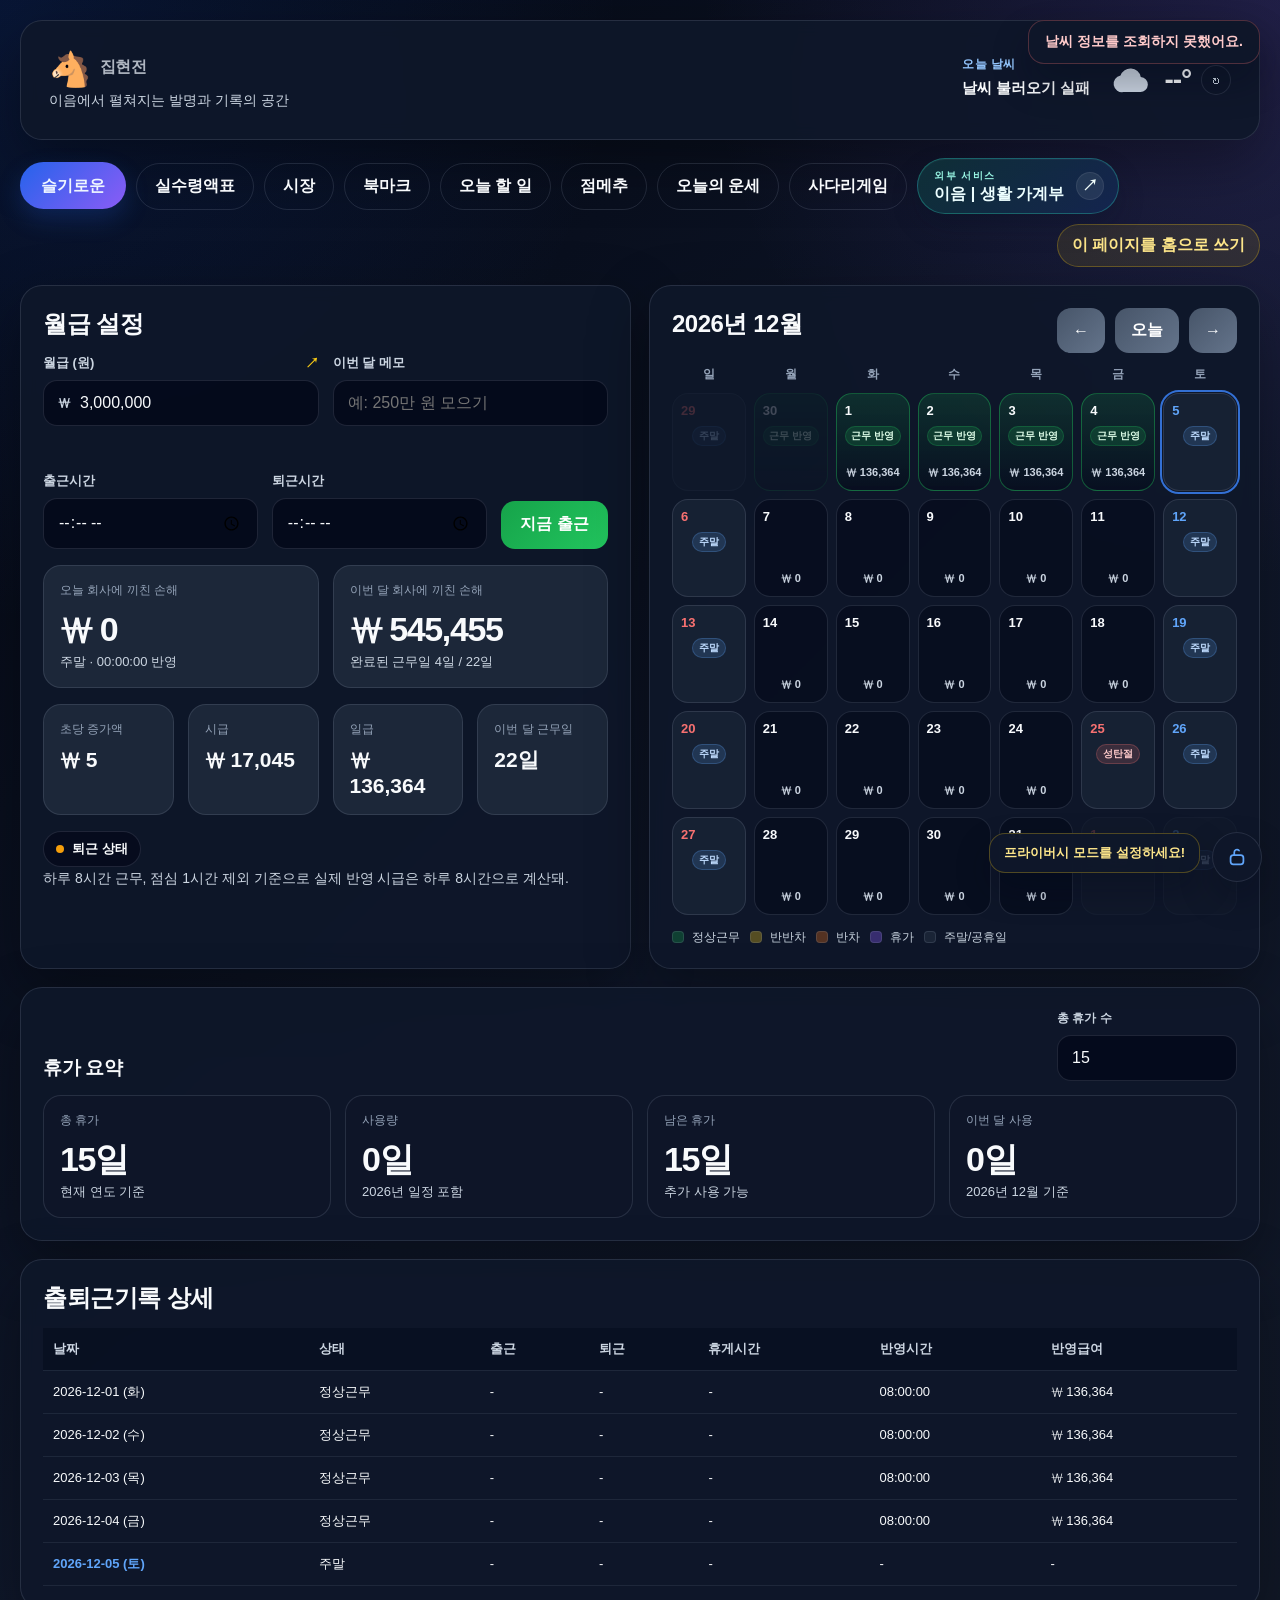
<file: index.html>
<!DOCTYPE html>
<html lang="ko">
<head>
  <meta charset="UTF-8" />
  <meta name="viewport" content="width=device-width, initial-scale=1.0" />
  <title>이음 집현전 | 월급 계산, 점메추, 오늘 할 일, 북마크, 운세, 사다리게임</title>
  <meta name="description" content="직장인을 위한 올인원 업무 보조 대시보드. 월급 계산과 슬기로운 월루생활, 점메추, 오늘 할 일 캘린더, 북마크, 오늘의 운세, 사다리게임을 한 곳에서 관리하세요." />
  <meta name="keywords" content="월급 계산기, 실수령액 계산기, 점메추, 오늘 할 일, 투두 리스트, 캘린더, 북마크, 사다리게임, 오늘의 운세, 직장인 도구" />
  <meta name="robots" content="index,follow,max-image-preview:large,max-snippet:-1,max-video-preview:-1" />
  <meta name="author" content="office-lab" />
  <meta name="theme-color" content="#0f172a" />
  <link rel="icon" type="image/png" href="./public/favicon.png" />
  <meta name="application-name" content="이음 집현전" />
  <meta name="apple-mobile-web-app-title" content="이음 집현전" />
  <meta name="format-detection" content="telephone=no" />
  <meta property="og:type" content="website" />
  <meta property="og:locale" content="ko_KR" />
  <meta property="og:site_name" content="이음 집현전" />
  <meta property="og:title" content="이음 집현전 | 월급 계산, 점메추, 오늘 할 일, 북마크, 운세, 사다리게임" />
  <meta property="og:description" content="직장인을 위한 올인원 업무 보조 대시보드. 월급 계산과 점메추, 오늘 할 일, 북마크, 운세, 사다리게임을 한 곳에서 관리하세요." />
  <meta property="og:url" content="/" />
  <meta property="og:image" content="./og-image.svg" />
  <meta property="og:image:alt" content="이음 집현전 대표 이미지" />
  <meta name="twitter:card" content="summary_large_image" />
  <meta name="twitter:title" content="이음 집현전 | 월급 계산, 점메추, 오늘 할 일, 북마크, 운세, 사다리게임" />
  <meta name="twitter:description" content="직장인을 위한 올인원 업무 보조 대시보드. 월급 계산과 점메추, 오늘 할 일, 북마크, 운세, 사다리게임을 한 곳에서 관리하세요." />
  <meta name="twitter:image" content="./og-image.svg" />
  <link id="canonicalLink" rel="canonical" href="/" />
  <script id="structuredData" type="application/ld+json">
    {
      "@context": "https://schema.org",
      "@type": "WebApplication",
      "name": "이음 집현전",
      "applicationCategory": "BusinessApplication",
      "operatingSystem": "Web",
      "inLanguage": "ko-KR",
      "description": "직장인을 위한 올인원 업무 보조 대시보드. 월급 계산, 점메추, 오늘 할 일, 북마크, 운세, 사다리게임 기능을 제공합니다.",
      "offers": {
        "@type": "Offer",
        "price": "0",
        "priceCurrency": "KRW"
      },
      "featureList": [
        "슬기로운 월루생활",
        "실수령액 계산표",
        "점메추",
        "오늘 할 일 캘린더",
        "북마크 관리",
        "오늘의 운세",
        "사다리게임"
      ]
    }
  </script>
  <link rel="stylesheet" href="./styles.css" />
</head>
<body>
  <div class="app-shell">
    <header class="hero">
      <div class="hero-copy">
        <div class="hero-title-row">
          <h1>
            <span id="heroMark" class="hero-mark hero-mark-integrated">
              <img src="./public/logo_integrate.png" alt="이음" />
            </span>
            <span class="hero-title-copy">
              <span class="hero-title-subtitle">집현전</span>
            </span>
          </h1>
          <div id="heroAlertHost" class="hero-title-badges"></div>
        </div>
        <p>이음에서 펼쳐지는 발명과 기록의 공간</p>
      </div>
      <aside id="weatherWidget" class="weather-widget" aria-live="polite">
        <div class="weather-widget-text">
          <div class="weather-label">오늘 날씨</div>
          <div id="weatherSummary" class="weather-summary">위치 확인 중...</div>
          <div id="weatherUpdatedAt" class="weather-updated-at"></div>
        </div>
        <div class="weather-widget-visual">
          <img id="weatherIcon" class="weather-icon empty" alt="" hidden />
          <div id="weatherTemp" class="weather-temp">--°</div>
          <button id="weatherRefreshBtn" type="button" class="weather-refresh-btn" aria-label="날씨 새로고침">↻</button>
        </div>
      </aside>
    </header>

    <nav class="tab-bar">
      <button class="tab-btn active tracker-tab-btn" data-tab="tracker" aria-label="슬기로운 월루생활" title="슬기로운 월루생활">
        <span class="tracker-tab-label tracker-tab-label-default">슬기로운</span>
        <span class="tracker-tab-label tracker-tab-label-hover">월루생활</span>
      </button>
      <button class="tab-btn" data-tab="income">실수령액표</button>
      <button class="tab-btn" data-tab="market">시장</button>
      <button class="tab-btn" data-tab="bookmarks">북마크</button>
      <button class="tab-btn" data-tab="todo">오늘 할 일</button>
      <button class="tab-btn" data-tab="lunch">점메추</button>
      <button class="tab-btn" data-tab="fortune">오늘의 운세</button>
      <button class="tab-btn" data-tab="ladder">사다리게임</button>
      <a
        class="tab-btn tab-link-btn"
        href="https://jamessiii.github.io/eeum/"
        target="_blank"
        rel="noopener noreferrer"
        aria-label="이음 | 생활 가계부"
        title="이음 | 생활 가계부 새 탭에서 열기"
      >
        <span class="tab-link-copy">
          <span class="tab-link-kicker">외부 서비스</span>
          <span class="tab-link-label">이음 | 생활 가계부</span>
        </span>
        <span class="tab-link-icon" aria-hidden="true">↗</span>
      </a>
      <div id="tabBarActions" class="tab-bar-actions">
        <button id="setHomeGuideBtn" type="button" class="hero-home-btn tab-home-btn">이 페이지를 홈으로 쓰기</button>
      </div>
    </nav>

    <main id="tabHost" class="page"></main>
  </div>

  <div id="homeGuideModal" class="home-guide-modal" aria-hidden="true">
    <div class="home-guide-panel">
      <button id="homeGuideCloseBtn" type="button" class="btn btn-muted home-guide-close" aria-label="홈 설정 안내 닫기">×</button>
      <div class="home-guide-kicker">브라우저 홈 설정</div>
      <h3 class="home-guide-title">브라우저를 켜면 이 페이지가 열리게 할 수 있어요</h3>
      <p id="homeGuideDescription" class="home-guide-copy"></p>
      <ol id="homeGuideSteps" class="home-guide-steps"></ol>
      <label class="field home-guide-field">
        <span>시작페이지 주소</span>
        <div class="home-guide-url-row">
          <input id="homeGuideUrl" type="text" readonly />
          <button id="copyHomeUrlBtn" type="button" class="btn btn-primary home-guide-copy-btn">주소 복사</button>
        </div>
      </label>
      <div id="homeGuideToast" class="home-guide-toast" aria-live="polite"></div>
    </div>
  </div>

  <script src="./app/runtime.js"></script>
</body>
</html>
</file>
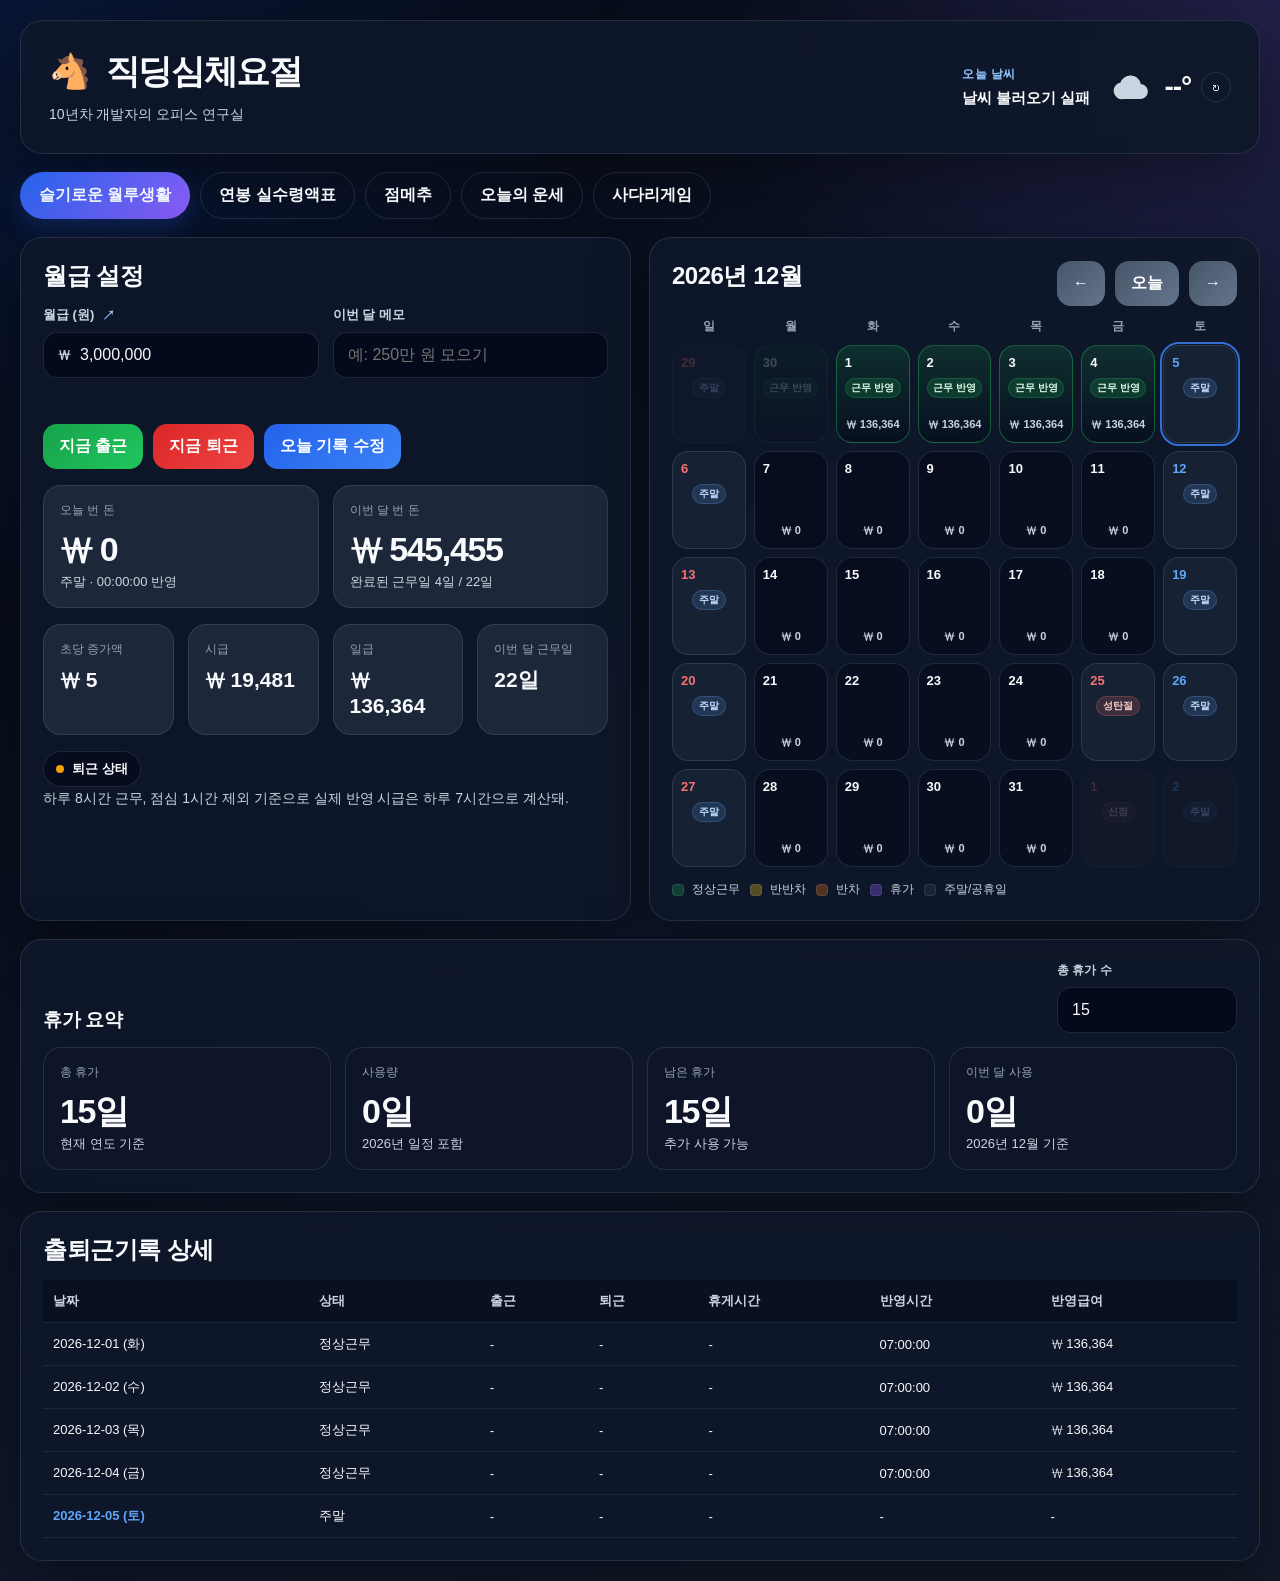
<file: office-lab/index.html>
<!DOCTYPE html>
<html lang="ko">
<head>
  <meta charset="UTF-8" />
  <meta name="viewport" content="width=device-width, initial-scale=1.0" />
  <title>office-lab</title>
  <link rel="stylesheet" href="./styles.css" />
</head>
<body>
  <div class="app-shell">
    <header class="hero">
      <div class="hero-copy">
        <h1><span id="heroMark" class="hero-mark">🐴</span> 직딩심체요절</h1>
        <p>10년차 개발자의 오피스 연구실</p>
      </div>
      <aside id="weatherWidget" class="weather-widget" aria-live="polite">
        <div class="weather-widget-text">
          <div class="weather-label">오늘 날씨</div>
          <div id="weatherSummary" class="weather-summary">위치 확인 중...</div>
        </div>
        <div class="weather-widget-visual">
          <img id="weatherIcon" class="weather-icon" alt="" />
          <div id="weatherTemp" class="weather-temp">--°</div>
          <button id="weatherRefreshBtn" type="button" class="weather-refresh-btn" aria-label="날씨 새로고침">↻</button>
        </div>
      </aside>
    </header>

    <nav class="tab-bar">
      <button class="tab-btn active" data-tab="tracker">슬기로운 월루생활</button>
      <button class="tab-btn" data-tab="income">연봉 실수령액표</button>
      <button class="tab-btn" data-tab="lunch">점메추</button>
      <button class="tab-btn" data-tab="fortune">오늘의 운세</button>
      <button class="tab-btn" data-tab="ladder">사다리게임</button>
    </nav>

    <main id="tabHost" class="page"></main>
  </div>

  <script src="./app/runtime.js"></script>
</body>
</html>
</file>
<file: styles.css>
:root {
  --bg: #081120;
  --panel: rgba(15, 23, 42, 0.92);
  --panel-2: rgba(30, 41, 59, 0.96);
  --line: rgba(148, 163, 184, 0.18);
  --text: #f8fafc;
  --muted: #94a3b8;
  --blue: #2563eb;
  --green: #22c55e;
  --yellow: #f59e0b;
  --red: #ef4444;
  --purple: #8b5cf6;
  --shadow: 0 22px 60px rgba(0, 0, 0, 0.35);
  --radius: 22px;
}

* { box-sizing: border-box; }

html, body {
  margin: 0;
  min-height: 100%;
}

body {
  font-family: "Pretendard", "Noto Sans KR", Arial, sans-serif;
  color: var(--text);
  background:
    radial-gradient(circle at top left, rgba(37, 99, 235, 0.16), transparent 30%),
    radial-gradient(circle at top right, rgba(139, 92, 246, 0.16), transparent 28%),
    linear-gradient(135deg, #030712, #0f172a 56%, #111827);
  padding: 20px;
}

body.app-locked .app-shell {
  filter: blur(18px);
  pointer-events: none;
  user-select: none;
}

body.privacy-mode .privacy-sensitive {
  filter: blur(12px);
  user-select: none;
  transition: filter 0.18s ease;
}

body.privacy-mode.privacy-peek .privacy-sensitive {
  filter: none;
}

button, input, select, textarea {
  font: inherit;
}

.privacy-fab {
  position: fixed;
  right: 18px;
  bottom: 18px;
  z-index: 120;
  display: flex;
  flex-direction: column;
  align-items: flex-end;
  gap: 10px;
}

.developer-fab {
  position: fixed;
  right: 18px;
  bottom: 82px;
  --developer-dock-right-bottom: 82px;
  --developer-dock-left-bottom: 18px;
  z-index: 121;
  display: flex;
  flex-direction: column;
  align-items: flex-end;
  gap: 8px;
  transition: transform 0.24s ease;
  will-change: transform;
}

.developer-dock-ghost {
  position: fixed;
  bottom: var(--developer-dock-right-bottom);
  width: 50px;
  height: 50px;
  border-radius: 999px;
  border: 1px dashed rgba(250, 204, 21, 0.42);
  background: rgba(250, 204, 21, 0.12);
  box-shadow: 0 0 0 1px rgba(250, 204, 21, 0.14), 0 0 24px rgba(250, 204, 21, 0.18);
  opacity: 0;
  pointer-events: none;
  transition: opacity 0.18s ease, transform 0.18s ease, box-shadow 0.18s ease;
  z-index: 119;
}

.developer-dock-ghost.open {
  opacity: 1;
  animation: developer-dock-ghost-pulse 1s ease-in-out infinite;
}

.developer-dock-ghost.dock-left {
  left: 18px;
  bottom: var(--developer-dock-left-bottom);
}

.developer-dock-ghost.dock-right {
  right: 18px;
  bottom: var(--developer-dock-right-bottom);
}

.developer-fab.dock-left {
  left: 18px;
  right: auto;
  bottom: var(--developer-dock-left-bottom);
  align-items: flex-start;
}

.developer-fab.dock-right {
  left: auto;
  right: 18px;
  bottom: var(--developer-dock-right-bottom);
  align-items: flex-end;
}

.developer-fab.hidden {
  opacity: 0;
  pointer-events: none;
  transform: translateY(6px) scale(0.96);
}

.developer-fab.shifted {
  transform: translateY(-138px);
}

.developer-fab.dragging {
  transform: translate(var(--dev-drag-x, 0), var(--dev-drag-y, 0));
  transition: none;
}

.developer-fab.ghosting {
  visibility: hidden;
  pointer-events: none;
}

.developer-fab.dragging .developer-fab-btn {
  transform: scale(1.06);
  box-shadow: 0 22px 40px rgba(2, 6, 23, 0.34);
  transition: none;
}

.developer-dock-flyer {
  position: fixed;
  z-index: 122;
  border-radius: 999px;
  border: 1px solid rgba(148, 163, 184, 0.18);
  background: rgba(15, 23, 42, 0.94);
  color: #cbd5e1;
  box-shadow: 0 16px 34px rgba(2, 6, 23, 0.28);
  backdrop-filter: blur(14px);
  display: inline-flex;
  align-items: center;
  justify-content: center;
  font-size: 11px;
  font-weight: 900;
  letter-spacing: 0.06em;
  pointer-events: none;
  will-change: left, top, opacity;
}

.developer-dock-flyer.snapping {
  transition: left 0.75s cubic-bezier(0.22, 1, 0.36, 1), top 0.75s cubic-bezier(0.22, 1, 0.36, 1);
}

@keyframes developer-dock-ghost-pulse {
  0%,
  100% {
    transform: scale(1);
    background: rgba(250, 204, 21, 0.12);
  }

  50% {
    transform: scale(1.08);
    background: rgba(250, 204, 21, 0.2);
  }
}

.developer-fab-menu {
  position: absolute;
  right: 0;
  bottom: 62px;
  display: flex;
  flex-direction: column;
  align-items: flex-end;
  gap: 8px;
  opacity: 0;
  transform: translateY(8px) scale(0.94);
  transform-origin: bottom right;
  pointer-events: none;
  transition: opacity 0.2s ease, transform 0.24s ease;
}

.developer-fab.dock-left .developer-fab-menu {
  left: 0;
  right: auto;
  align-items: flex-start;
  transform-origin: bottom left;
}

.developer-meta {
  width: 320px;
  max-width: min(320px, calc(100vw - 40px));
  padding: 10px 12px;
  border-radius: 14px;
  border: 1px solid rgba(148, 163, 184, 0.14);
  background: rgba(15, 23, 42, 0.92);
  color: #94a3b8;
  font-size: 12px;
  font-weight: 700;
  line-height: 1.45;
  text-align: right;
  pointer-events: none;
}

.developer-fab.dock-left .developer-meta {
  text-align: left;
}

.developer-fab.open .developer-fab-menu {
  opacity: 1;
  transform: translateY(0) scale(1);
  pointer-events: none;
}

.developer-fab.open .developer-fab-menu .privacy-fab-action,
.developer-fab.open .developer-fab-menu .developer-fab-action,
.developer-fab.open .developer-fab-menu .developer-fab-btn {
  pointer-events: auto;
}

.developer-fab-btn {
  width: 50px;
  height: 50px;
  border-radius: 999px;
  border: 1px solid rgba(148, 163, 184, 0.18);
  background: rgba(15, 23, 42, 0.94);
  color: #cbd5e1;
  box-shadow: 0 16px 34px rgba(2, 6, 23, 0.28);
  backdrop-filter: blur(14px);
  display: inline-flex;
  align-items: center;
  justify-content: center;
  cursor: pointer;
  padding: 0;
  transition: transform 0.18s ease, border-color 0.18s ease, background 0.18s ease, color 0.18s ease;
  touch-action: none;
}

.developer-fab-btn:hover,
.developer-fab-btn:focus-visible {
  transform: translateY(-1px);
  border-color: rgba(125, 211, 252, 0.36);
  background: rgba(30, 41, 59, 0.98);
  color: #f8fafc;
  outline: none;
}

.developer-fab-label {
  font-size: 11px;
  font-weight: 900;
  letter-spacing: 0.06em;
}

.privacy-hint {
  position: absolute;
  right: 62px;
  bottom: 9px;
  max-width: 220px;
  padding: 10px 14px;
  border-radius: 16px;
  background: rgba(15, 23, 42, 0.96);
  border: 1px solid rgba(250, 204, 21, 0.28);
  color: #fde68a;
  font-size: 13px;
  font-weight: 800;
  box-shadow: 0 16px 34px rgba(2, 6, 23, 0.3);
  backdrop-filter: blur(14px);
  transition: opacity 0.22s ease, transform 0.22s ease;
  white-space: nowrap;
  cursor: pointer;
  user-select: none;
}

.privacy-hint.hidden {
  opacity: 0;
  transform: translateX(6px);
  pointer-events: none;
}

.privacy-fab-menu {
  display: flex;
  flex-direction: column;
  align-items: flex-end;
  gap: 8px;
  opacity: 0;
  transform: translateY(8px) scale(0.94);
  transform-origin: bottom right;
  pointer-events: none;
  transition: opacity 0.2s ease, transform 0.24s ease;
}

.privacy-fab.open .privacy-fab-menu {
  opacity: 1;
  transform: translateY(0) scale(1);
  pointer-events: auto;
}

.privacy-fab.dev-unlock-target .privacy-fab-btn {
  border-color: rgba(250, 204, 21, 0.34);
  box-shadow: 0 0 0 1px rgba(250, 204, 21, 0.12), 0 0 20px rgba(250, 204, 21, 0.16);
}

.privacy-fab.dev-unlock-hover .privacy-fab-btn {
  transform: translateY(-1px) scale(1.04);
  border-color: rgba(125, 211, 252, 0.42);
  background: rgba(30, 41, 59, 0.98);
}

.privacy-fab-btn,
.privacy-fab-action {
  border: 1px solid rgba(148, 163, 184, 0.18);
  background: rgba(15, 23, 42, 0.94);
  color: #f8fafc;
  box-shadow: 0 16px 34px rgba(2, 6, 23, 0.28);
  backdrop-filter: blur(14px);
  transition: transform 0.18s ease, border-color 0.18s ease, background 0.18s ease, color 0.18s ease;
}

.privacy-fab-btn {
  width: 50px;
  height: 50px;
  border-radius: 999px;
  display: inline-flex;
  align-items: center;
  justify-content: center;
  cursor: pointer;
  padding: 0;
}

.privacy-fab-btn:hover,
.privacy-fab-btn:focus-visible,
.privacy-fab-action:hover,
.privacy-fab-action:focus-visible {
  transform: translateY(-1px);
  border-color: rgba(96, 165, 250, 0.36);
  background: rgba(30, 41, 59, 0.98);
  outline: none;
}

.privacy-fab-icon {
  width: 22px;
  height: 22px;
  display: inline-flex;
  align-items: center;
  justify-content: center;
  line-height: 1;
}

.privacy-lock-svg {
  width: 22px;
  height: 22px;
  display: none;
}

.privacy-fab-icon.unlocked {
  color: #60a5fa;
}

.privacy-fab-icon.locked {
  color: #f87171;
}

.privacy-fab-icon.unlocked .privacy-lock-open,
.privacy-fab-icon.locked .privacy-lock-closed {
  display: block;
}

.privacy-fab-action {
  min-width: 94px;
  height: 38px;
  border-radius: 999px;
  padding: 0 14px;
  display: inline-flex;
  align-items: center;
  justify-content: center;
  cursor: pointer;
}

.privacy-fab-action.active {
  border-color: rgba(96, 165, 250, 0.42);
  background: rgba(37, 99, 235, 0.18);
  color: #bfdbfe;
}

.privacy-fab-action-label {
  font-size: 13px;
  font-weight: 800;
  letter-spacing: -0.01em;
  white-space: nowrap;
}

.privacy-modal,
.privacy-lock-overlay {
  position: fixed;
  inset: 0;
  display: flex;
  align-items: center;
  justify-content: center;
  padding: 20px;
  background: rgba(2, 6, 23, 0.72);
  z-index: 130;
  opacity: 0;
  visibility: hidden;
  pointer-events: none;
  transition: opacity 0.22s ease, visibility 0.22s ease;
}

.privacy-modal.open,
.privacy-lock-overlay.open {
  opacity: 1;
  visibility: visible;
  pointer-events: auto;
}

.privacy-modal-panel,
.privacy-lock-panel {
  width: min(520px, 100%);
  padding: 24px;
  border-radius: 24px;
  border: 1px solid rgba(148, 163, 184, 0.16);
  background: rgba(15, 23, 42, 0.96);
  box-shadow: 0 22px 60px rgba(2, 6, 23, 0.42);
  opacity: 0;
  transform: translateY(18px) scale(0.97);
  transition: opacity 0.28s cubic-bezier(0.22, 1, 0.36, 1), transform 0.28s cubic-bezier(0.22, 1, 0.36, 1);
}

.privacy-modal.open .privacy-modal-panel,
.privacy-lock-overlay.open .privacy-lock-panel {
  opacity: 1;
  transform: translateY(0) scale(1);
}

.privacy-modal-kicker {
  color: #7dd3fc;
  font-size: 12px;
  font-weight: 800;
  letter-spacing: 0.04em;
  text-transform: uppercase;
}

.privacy-modal-title {
  margin: 10px 0 8px;
  font-size: 24px;
}

.privacy-modal-copy {
  margin: 0 0 16px;
  color: #cbd5e1;
  line-height: 1.6;
}

.privacy-shortcuts {
  display: grid;
  gap: 6px;
  margin-bottom: 16px;
  padding: 14px;
  border-radius: 16px;
  background: rgba(30, 41, 59, 0.6);
  border: 1px solid rgba(148, 163, 184, 0.12);
  color: #cbd5e1;
  font-size: 13px;
}

.privacy-modal-actions {
  display: flex;
  align-items: center;
  justify-content: space-between;
  gap: 12px;
  margin-top: 16px;
}

.app-shell {
  max-width: 1360px;
  margin: 0 auto;
}

.hero,
.card,
.modal-panel {
  background: var(--panel);
  border: 1px solid var(--line);
  border-radius: var(--radius);
  box-shadow: var(--shadow);
  backdrop-filter: blur(8px);
}

.hero {
  padding: 28px;
  margin-bottom: 18px;
  display: flex;
  align-items: center;
  justify-content: space-between;
  gap: 18px;
}

.hero h1 {
  margin: 0 0 8px;
  font-size: 34px;
  letter-spacing: -0.04em;
  display: flex;
  align-items: center;
  flex-wrap: wrap;
  gap: 10px;
}

.hero-mark {
  display: inline-flex;
  align-items: center;
  justify-content: center;
  cursor: grab;
  user-select: none;
  -webkit-user-drag: element;
}

.hero-mark img {
  display: block;
  width: 54px;
  height: auto;
  filter: brightness(0) invert(1);
}

.hero-mark-integrated img {
  width: 152px;
  max-width: min(290px, 42vw);
}

.hero-mark:active {
  cursor: grabbing;
}

.hero-title-copy {
  display: inline-flex;
  align-items: flex-end;
  gap: 10px;
  min-width: 0;
}

.hero-title-subtitle {
  display: inline-flex;
  align-items: center;
  color: rgba(226, 232, 240, 0.76);
  font-size: 0.48em;
  font-weight: 700;
  letter-spacing: -0.02em;
  padding-bottom: 0.26em;
}

.hero-copy {
  min-width: 0;
}

.hero-title-row {
  display: flex;
  align-items: center;
  gap: 10px;
  flex-wrap: wrap;
}

.hero-title-row h1 {
  margin: 0;
}

.hero-title-badges {
  display: flex;
  align-items: center;
  gap: 8px;
  flex-wrap: wrap;
  min-height: 34px;
  opacity: 0;
  visibility: hidden;
  pointer-events: none;
  transition: opacity 0.18s ease;
}

.hero-home-btn {
  border: 1px solid rgba(250, 204, 21, 0.28);
  background: rgba(250, 204, 21, 0.1);
  color: #fde68a;
  border-radius: 999px;
  padding: 10px 14px;
  font-weight: 800;
  cursor: pointer;
  transition: transform 0.18s ease, border-color 0.18s ease, background 0.18s ease;
}

.hero-home-btn:hover,
.hero-home-btn:focus-visible {
  transform: translateY(-1px);
  border-color: rgba(250, 204, 21, 0.5);
  background: rgba(250, 204, 21, 0.18);
  outline: none;
}

.global-lunch-alert {
  display: inline-flex;
  align-items: center;
  padding: 6px 12px;
  border-radius: 999px;
  background: rgba(250, 204, 21, 0.14);
  color: #facc15;
  font-size: 12px;
  font-weight: 900;
  letter-spacing: -0.01em;
  vertical-align: middle;
  cursor: pointer;
}

.global-lunch-alert.active {
  animation: text-attention-pulse 1s ease-in-out infinite;
}

.global-todo-alert {
  display: inline-flex;
  align-items: center;
  padding: 6px 12px;
  border-radius: 999px;
  font-size: 12px;
  font-weight: 900;
  letter-spacing: -0.01em;
  vertical-align: middle;
  cursor: pointer;
}

.global-todo-alert[data-tone="imminent"] {
  background: rgba(250, 204, 21, 0.14);
  color: #facc15;
}

.global-todo-alert[data-tone="overdue"] {
  background: rgba(239, 68, 68, 0.14);
  color: #fca5a5;
}

.global-todo-alert.active {
  animation: text-attention-pulse 1s ease-in-out infinite;
}

.global-tracker-alert {
  display: inline-flex;
  align-items: center;
  padding: 6px 12px;
  border-radius: 999px;
  font-size: 12px;
  font-weight: 900;
  letter-spacing: -0.01em;
  vertical-align: middle;
  cursor: pointer;
}

.global-tracker-alert[data-tone="leave-soon"] {
  background: rgba(250, 204, 21, 0.14);
  color: #fef08a;
}

.global-tracker-alert[data-tone="clocked-out"] {
  background: rgba(248, 113, 113, 0.14);
  color: #fca5a5;
}

.global-tracker-alert.active.pulse {
  animation: text-attention-pulse 1s ease-in-out infinite;
}

.hero p,
.hint {
  margin: 0;
  color: #cbd5e1;
  line-height: 1.6;
  font-size: 14px;
}

.weather-widget {
  min-width: 220px;
  display: flex;
  align-items: center;
  justify-content: space-between;
  gap: 16px;
  padding: 4px 0;
}

.weather-widget-text {
  min-width: 0;
}

.weather-label {
  color: #93c5fd;
  font-size: 12px;
  font-weight: 900;
  letter-spacing: 0.04em;
  text-transform: uppercase;
}

.weather-summary {
  margin-top: 6px;
  color: #f8fafc;
  font-size: 15px;
  font-weight: 800;
}

.weather-updated-at {
  margin-top: 6px;
  color: #94a3b8;
  font-size: 11px;
  font-weight: 700;
}

.weather-widget-visual {
  display: flex;
  align-items: center;
  gap: 10px;
}

.weather-icon {
  width: 48px;
  height: 48px;
  object-fit: contain;
}

.weather-icon.empty {
  display: none;
}

.weather-temp {
  font-size: 28px;
  font-weight: 900;
  letter-spacing: -0.04em;
  color: #f8fafc;
}

.weather-refresh-btn {
  width: 30px;
  height: 30px;
  border: 1px solid rgba(148, 163, 184, 0.18);
  border-radius: 999px;
  background: rgba(15, 23, 42, 0.4);
  color: #cbd5e1;
  padding: 0;
  font-size: 16px;
  line-height: 1;
  cursor: pointer;
}

.weather-refresh-btn:hover,
.weather-refresh-btn:focus-visible {
  color: #f8fafc;
  border-color: rgba(125, 211, 252, 0.3);
  outline: none;
}

.global-toast-stack {
  position: fixed;
  top: 20px;
  right: 20px;
  z-index: 160;
  display: flex;
  flex-direction: column;
  align-items: flex-end;
  gap: 10px;
  pointer-events: none;
}

.global-toast {
  max-width: min(360px, calc(100vw - 28px));
  padding: 12px 16px;
  border-radius: 16px;
  border: 1px solid rgba(148, 163, 184, 0.16);
  background: rgba(15, 23, 42, 0.94);
  color: #f8fafc;
  font-size: 14px;
  font-weight: 800;
  box-shadow: 0 18px 36px rgba(2, 6, 23, 0.3);
  backdrop-filter: blur(14px);
  opacity: 0;
  transform: translateY(-10px) scale(0.97);
  pointer-events: auto;
  cursor: pointer;
  transition: opacity 0.22s ease, transform 0.22s ease;
}

.global-toast.show {
  opacity: 1;
  transform: translateY(0) scale(1);
}

.global-toast.hide {
  opacity: 0;
  transform: translateY(-6px) scale(0.98);
}

.global-toast[data-tone="loading"] {
  border-color: rgba(96, 165, 250, 0.28);
  color: #dbeafe;
}

.global-toast[data-tone="success"] {
  border-color: rgba(34, 197, 94, 0.28);
  color: #dcfce7;
}

.global-toast[data-tone="error"] {
  border-color: rgba(248, 113, 113, 0.28);
  color: #fecaca;
}

.home-guide-modal {
  position: fixed;
  inset: 0;
  display: flex;
  align-items: center;
  justify-content: center;
  padding: 20px;
  background: rgba(2, 6, 23, 0.76);
  z-index: 70;
  opacity: 0;
  visibility: hidden;
  pointer-events: none;
  transition: opacity 0.22s ease, visibility 0.22s ease;
}

.home-guide-modal.open {
  opacity: 1;
  visibility: visible;
  pointer-events: auto;
}

.home-guide-panel {
  position: relative;
  width: min(640px, 100%);
  border: 1px solid rgba(148, 163, 184, 0.18);
  border-radius: 26px;
  background:
    radial-gradient(circle at top right, rgba(250, 204, 21, 0.14), transparent 38%),
    rgba(15, 23, 42, 0.98);
  box-shadow: 0 24px 60px rgba(0, 0, 0, 0.42);
  padding: 26px;
  opacity: 0;
  transform: translateY(18px) scale(0.97);
  transition: opacity 0.28s cubic-bezier(0.22, 1, 0.36, 1), transform 0.28s cubic-bezier(0.22, 1, 0.36, 1);
}

.home-guide-modal.open .home-guide-panel {
  opacity: 1;
  transform: translateY(0) scale(1);
}

.home-guide-close {
  position: absolute;
  top: 16px;
  right: 16px;
  width: 40px;
  height: 40px;
  padding: 0;
  border-radius: 999px;
}

.home-guide-kicker {
  color: #fde68a;
  font-size: 12px;
  font-weight: 900;
  letter-spacing: 0.08em;
  text-transform: uppercase;
}

.home-guide-title {
  margin: 10px 0 8px;
  font-size: 28px;
  font-weight: 900;
  letter-spacing: -0.03em;
}

.home-guide-copy {
  margin: 0;
  color: #cbd5e1;
  line-height: 1.7;
}

.home-guide-steps {
  margin: 18px 0 0;
  padding-left: 20px;
  color: #e2e8f0;
  line-height: 1.7;
}

.home-guide-steps li + li {
  margin-top: 8px;
}

.home-guide-field {
  margin-top: 18px;
}

.home-guide-url-row {
  display: grid;
  grid-template-columns: minmax(0, 1fr) auto;
  gap: 10px;
  align-items: center;
}

.home-guide-url-row input {
  white-space: nowrap;
  overflow: hidden;
  text-overflow: ellipsis;
}

.home-guide-copy-btn {
  white-space: nowrap;
}

.home-guide-toast {
  min-height: 18px;
  margin-top: 10px;
  color: #fde68a;
  font-size: 12px;
  font-weight: 800;
  opacity: 0;
  transform: translateY(-2px);
  transition: opacity 0.2s ease, transform 0.2s ease;
}

.home-guide-toast.show {
  opacity: 1;
  transform: translateY(0);
}

.tab-bar {
  display: flex;
  flex-wrap: wrap;
  gap: 10px;
  margin-bottom: 18px;
  position: relative;
  isolation: isolate;
  align-items: center;
}

.hero-title-badges,
.todo-header-actions,
.lunch-actions,
.bookmarks-header-actions,
.bookmark-group-create {
  flex-wrap: wrap;
}

.tab-bar-actions {
  margin-left: auto;
  display: flex;
  align-items: center;
  justify-content: flex-end;
  flex-wrap: wrap;
  gap: 10px;
  opacity: 0;
  visibility: hidden;
  pointer-events: none;
  transition: opacity 0.18s ease;
}

body.app-ready .hero-title-badges,
body.app-ready .tab-bar-actions {
  opacity: 1;
  visibility: visible;
  pointer-events: auto;
}

.tab-home-btn {
  white-space: nowrap;
}

.tab-btn {
  border: 1px solid var(--line);
  background: transparent;
  color: var(--text);
  border-radius: 999px;
  padding: 12px 18px;
  font-weight: 800;
  cursor: pointer;
  position: relative;
  z-index: 1;
  transition: color 0.22s ease, transform 0.22s ease, border-color 0.22s ease;
}

.tab-btn.active {
  border-color: transparent;
  color: #eff6ff;
}

.tab-btn:hover {
  transform: translateY(-1px);
}

.tab-link-btn {
  display: inline-flex;
  align-items: center;
  gap: 12px;
  padding: 10px 14px 10px 16px;
  border-color: rgba(45, 212, 191, 0.34);
  background:
    linear-gradient(135deg, rgba(16, 185, 129, 0.16), rgba(37, 99, 235, 0.18)),
    rgba(15, 23, 42, 0.82);
  box-shadow: inset 0 1px 0 rgba(255, 255, 255, 0.04), 0 12px 28px rgba(8, 15, 32, 0.18);
  text-decoration: none;
  white-space: nowrap;
}

.tab-link-btn:hover,
.tab-link-btn:focus-visible {
  color: #f0fdfa;
  border-color: rgba(94, 234, 212, 0.56);
  background:
    linear-gradient(135deg, rgba(20, 184, 166, 0.22), rgba(59, 130, 246, 0.24)),
    rgba(15, 23, 42, 0.9);
  box-shadow: inset 0 1px 0 rgba(255, 255, 255, 0.06), 0 16px 34px rgba(8, 15, 32, 0.24);
  outline: none;
}

.tab-link-copy {
  display: flex;
  flex-direction: column;
  align-items: flex-start;
  gap: 2px;
  min-width: 0;
}

.tab-link-kicker {
  font-size: 10px;
  font-weight: 800;
  letter-spacing: 0.14em;
  color: #99f6e4;
}

.tab-link-label {
  line-height: 1.1;
  color: #ecfeff;
}

.tab-link-icon {
  width: 28px;
  height: 28px;
  border-radius: 999px;
  display: inline-flex;
  align-items: center;
  justify-content: center;
  flex-shrink: 0;
  background: rgba(255, 255, 255, 0.08);
  color: #f0fdfa;
  box-shadow: inset 0 0 0 1px rgba(255, 255, 255, 0.08);
  transition: transform 0.2s ease, background 0.2s ease;
}

.tab-link-btn:hover .tab-link-icon,
.tab-link-btn:focus-visible .tab-link-icon {
  transform: translate(1px, -1px);
  background: rgba(255, 255, 255, 0.14);
}

.tab-btn.tab-alert-todo,
.tab-btn.tab-alert-lunch,
.tab-btn.tab-alert-tracker,
.tab-btn.tab-alert-lunch.active {
  animation: tab-attention-pulse 1.25s ease-in-out infinite;
  border-color: rgba(250, 204, 21, 0.34);
  box-shadow: 0 0 0 1px rgba(250, 204, 21, 0.12), 0 0 18px rgba(250, 204, 21, 0.16);
}

.tab-btn.tab-alert-todo-overdue {
  animation: tab-danger-pulse 1.2s ease-in-out infinite;
  border-color: rgba(248, 113, 113, 0.4);
}

.tracker-tab-btn {
  min-width: 106px;
  position: relative;
  overflow: hidden;
}

.tracker-tab-label {
  display: block;
  transition: transform 0.26s cubic-bezier(0.22, 1, 0.36, 1), opacity 0.22s ease;
}

.tracker-tab-label-default {
  transform: translateY(0);
  opacity: 1;
}

.tracker-tab-label-hover {
  position: absolute;
  left: 50%;
  top: 50%;
  transform: translate(-50%, calc(-50% + 16px));
  opacity: 0;
  white-space: nowrap;
}

.tracker-tab-btn:hover .tracker-tab-label-default,
.tracker-tab-btn:focus-visible .tracker-tab-label-default {
  transform: translateY(-18px);
  opacity: 0;
}

.tracker-tab-btn:hover .tracker-tab-label-hover,
.tracker-tab-btn:focus-visible .tracker-tab-label-hover {
  transform: translate(-50%, -50%);
  opacity: 1;
}

.tab-indicator {
  position: absolute;
  top: 0;
  left: 0;
  border-radius: 999px;
  background: linear-gradient(135deg, var(--blue), var(--purple));
  box-shadow: 0 10px 24px rgba(37, 99, 235, 0.22);
  transition: transform 0.34s cubic-bezier(0.22, 1, 0.36, 1), width 0.34s cubic-bezier(0.22, 1, 0.36, 1), height 0.34s cubic-bezier(0.22, 1, 0.36, 1);
  pointer-events: none;
  z-index: 0;
}

.page {
  position: relative;
}

.tab-panel {
  display: none;
}

.tab-panel.active {
  display: block;
}

.tracker-layout {
  display: grid;
  grid-template-columns: minmax(0, 1fr) minmax(0, 1fr);
  gap: 18px;
  align-items: stretch;
}

.tracker-main,
.log-card {
  min-width: 0;
}

.log-card {
  grid-column: 1 / -1;
}

.vacation-summary-card {
  grid-column: 1 / -1;
}

.card {
  padding: 22px;
  min-width: 0;
}

.card h2, .card h3 {
  margin: 0 0 14px;
  letter-spacing: -0.02em;
}

.form-grid,
.income-controls {
  display: grid;
  grid-template-columns: repeat(2, minmax(0, 1fr));
  gap: 14px;
}

.form-grid-2 {
  grid-template-columns: repeat(2, minmax(0, 1fr));
}

.field {
  display: flex;
  flex-direction: column;
  gap: 8px;
  min-width: 0;
}

.field span {
  color: #cbd5e1;
  font-size: 13px;
  font-weight: 800;
}

.field-label-row {
  display: flex;
  align-items: center;
  justify-content: space-between;
  gap: 8px;
  width: 100%;
}

.inline-link-btn {
  position: relative;
  border: 0;
  background: transparent;
  color: #facc15;
  padding: 0;
  font-size: 14px;
  font-weight: 900;
  line-height: 1;
  cursor: pointer;
  transition: transform 0.18s ease, color 0.18s ease, filter 0.18s ease;
}

.inline-link-btn:hover,
.inline-link-btn:focus-visible {
  color: #fde68a;
  filter: brightness(1.08);
  transform: translateY(-1px);
  outline: none;
}

.inline-link-btn::after {
  content: attr(data-tooltip);
  position: absolute;
  left: 50%;
  bottom: calc(100% + 8px);
  transform: translateX(-50%) translateY(4px);
  opacity: 0;
  pointer-events: none;
  white-space: nowrap;
  padding: 8px 10px;
  border-radius: 10px;
  background: rgba(15, 23, 42, 0.96);
  border: 1px solid rgba(148, 163, 184, 0.18);
  color: #f8fafc;
  font-size: 12px;
  font-weight: 800;
  box-shadow: 0 12px 28px rgba(0, 0, 0, 0.24);
  transition: opacity 0.18s ease, transform 0.18s ease;
}

.inline-link-btn:hover::after,
.inline-link-btn:focus-visible::after {
  opacity: 1;
  transform: translateX(-50%) translateY(0);
}

.inline-field-toast {
  min-height: 18px;
  margin-top: 6px;
  color: #7dd3fc;
  font-size: 12px;
  font-weight: 800;
  opacity: 0;
  transform: translateY(-2px);
  transition: opacity 0.2s ease, transform 0.2s ease;
}

.inline-field-toast.show {
  opacity: 1;
  transform: translateY(0);
}

.field input,
.field select,
.field textarea {
  width: 100%;
  min-width: 0;
  border: 1px solid rgba(148, 163, 184, 0.18);
  background: rgba(2, 6, 23, 0.7);
  color: var(--text);
  border-radius: 14px;
  padding: 13px 14px;
  outline: none;
}

.currency-input-wrap {
  display: flex;
  align-items: center;
  gap: 10px;
  width: 100%;
  border: 1px solid rgba(148, 163, 184, 0.18);
  background: rgba(2, 6, 23, 0.7);
  color: var(--text);
  border-radius: 14px;
  padding: 0 14px;
}

.currency-prefix {
  flex: 0 0 auto;
  color: #cbd5e1;
  font-size: 15px;
  font-weight: 900;
}

.currency-input-wrap input {
  border: 0;
  background: transparent;
  padding-left: 0;
  padding-right: 0;
}

.currency-input-wrap.salary-input-flash {
  animation: salary-input-flash 3s ease-out 1;
}

.field textarea {
  min-height: 96px;
  resize: vertical;
}

.button-row {
  display: flex;
  flex-wrap: wrap;
  gap: 10px;
  margin-top: 14px;
}

.button-row.tight {
  margin-top: 0;
}

.tracker-time-grid {
  align-items: end;
  grid-template-columns: minmax(150px, 2fr) minmax(150px, 2fr) minmax(96px, 1fr);
  margin-top: 14px;
}

.tracker-action-field {
  display: flex;
  flex-direction: column;
  justify-content: end;
}

.tracker-action-btn {
  width: 100%;
  min-height: 48px;
  padding-left: 10px;
  padding-right: 10px;
}


.btn {
  border: 0;
  border-radius: 14px;
  padding: 12px 16px;
  color: white;
  font-weight: 800;
  cursor: pointer;
}

.btn:disabled {
  cursor: not-allowed;
  opacity: 0.78;
}

.btn-start { background: linear-gradient(135deg, #16a34a, var(--green)); }
.btn-stop { background: linear-gradient(135deg, #dc2626, var(--red)); }
.btn-primary { background: linear-gradient(135deg, #2563eb, #3b82f6); }
.btn-muted { background: linear-gradient(135deg, #475569, #64748b); }
.icon-btn {
  width: 42px;
  height: 42px;
  padding: 0;
  border-radius: 999px;
  transition: transform 0.18s ease, background-color 0.18s ease, border-color 0.18s ease, color 0.18s ease, box-shadow 0.18s ease;
}

.icon-btn:hover,
.icon-btn:focus-visible {
  transform: translateY(-1px);
  background: rgba(59, 130, 246, 0.14);
  border-color: rgba(125, 211, 252, 0.34);
  color: #f8fafc;
  box-shadow: 0 8px 18px rgba(37, 99, 235, 0.14);
  outline: none;
}

.summary-grid,
.stats-grid {
  display: grid;
  gap: 14px;
  margin-top: 16px;
}

.summary-grid {
  grid-template-columns: repeat(2, minmax(0, 1fr));
}

.stats-grid {
  grid-template-columns: repeat(4, minmax(0, 1fr));
}

.summary-card,
.stat-card {
  background: var(--panel-2);
  border: 1px solid var(--line);
  border-radius: 18px;
  padding: 16px;
  min-width: 0;
}

.summary-label,
.stat-label {
  color: var(--muted);
  font-size: 12px;
  margin-bottom: 8px;
}

.summary-value {
  font-size: clamp(24px, 4vw, 34px);
  font-weight: 900;
  letter-spacing: -0.04em;
  overflow-wrap: anywhere;
}

.summary-card.auto-stop-highlight {
  border-color: rgba(248, 113, 113, 0.48);
  box-shadow: 0 0 0 1px rgba(248, 113, 113, 0.16), 0 0 28px rgba(248, 113, 113, 0.18);
  animation: tracker-auto-stop-glow 1.5s ease-in-out infinite;
}

.summary-card.auto-stop-highlight .summary-label {
  font-weight: 900;
  color: #fecaca;
}

.summary-card.auto-stop-highlight .summary-value {
  color: #fef08a;
  text-shadow: 0 0 18px rgba(254, 240, 138, 0.22);
}

.summary-sub,
.stat-value {
  font-size: 13px;
  color: #cbd5e1;
}

@keyframes tracker-auto-stop-glow {
  0%, 100% {
    box-shadow: 0 0 0 1px rgba(248, 113, 113, 0.14), 0 0 18px rgba(248, 113, 113, 0.1);
  }
  50% {
    box-shadow: 0 0 0 1px rgba(248, 113, 113, 0.26), 0 0 34px rgba(248, 113, 113, 0.22);
  }
}

.stat-value {
  font-size: 21px;
  font-weight: 800;
  color: var(--text);
}

.status-pill {
  display: inline-flex;
  align-items: center;
  gap: 8px;
  margin-top: 16px;
  padding: 8px 12px;
  border-radius: 999px;
  border: 1px solid var(--line);
  background: rgba(2, 6, 23, 0.6);
  font-size: 13px;
  font-weight: 800;
}

.status-dot {
  width: 8px;
  height: 8px;
  border-radius: 50%;
  background: #94a3b8;
}

.status-pill.working .status-dot { background: var(--green); }
.status-pill.done .status-dot { background: #38bdf8; }
.status-pill.leave .status-dot { background: var(--purple); }
.status-pill.off .status-dot { background: var(--yellow); }

.vacation-summary {
  padding-top: 0;
}

.vacation-summary-header {
  display: flex;
  align-items: end;
  justify-content: space-between;
  gap: 14px;
  margin-bottom: 14px;
}

.vacation-summary-header h3 {
  margin: 0;
}

.compact-field {
  width: min(180px, 100%);
}

.compact-field span {
  font-size: 12px;
}

.vacation-summary-grid {
  display: grid;
  grid-template-columns: repeat(4, minmax(0, 1fr));
  gap: 14px;
}

.vacation-card {
  background: rgba(15, 23, 42, 0.82);
  border: 1px solid var(--line);
  border-radius: 18px;
  padding: 16px;
  min-width: 0;
}

.calendar-card {
  position: static;
  overflow: hidden;
}

.calendar-header {
  display: flex;
  justify-content: space-between;
  gap: 10px;
  align-items: center;
  flex-wrap: wrap;
}

.weekday-row,
.calendar-grid {
  display: grid;
  grid-template-columns: repeat(7, minmax(0, 1fr));
  gap: 8px;
}

.weekday-row {
  margin-top: 12px;
}

.weekday-row > div {
  text-align: center;
  font-size: 12px;
  color: var(--muted);
  font-weight: 800;
}

.calendar-grid {
  margin-top: 10px;
}

.day {
  min-height: 98px;
  padding: 9px 8px;
  border-radius: 16px;
  border: 1px solid var(--line);
  background: rgba(2, 6, 23, 0.46);
  cursor: pointer;
  display: flex;
  flex-direction: column;
  align-items: flex-start;
  gap: 4px;
  overflow: hidden;
}

.day.other-month {
  opacity: 0.22;
  pointer-events: none;
}

.day.today {
  outline: 2px solid rgba(59, 130, 246, 0.84);
  outline-offset: 1px;
}

.day.weekend,
.day.holiday {
  background: rgba(30, 41, 59, 0.62);
}

.day.worked {
  background: linear-gradient(180deg, rgba(22, 163, 74, 0.18), rgba(2, 6, 23, 0.44));
  border-color: rgba(34, 197, 94, 0.4);
}

.day.leave-quarter {
  background: linear-gradient(180deg, rgba(250, 204, 21, 0.18), rgba(2, 6, 23, 0.44));
  border-color: rgba(234, 179, 8, 0.46);
}

.day.leave-half {
  background: linear-gradient(180deg, rgba(249, 115, 22, 0.18), rgba(2, 6, 23, 0.44));
  border-color: rgba(249, 115, 22, 0.48);
}

.day.leave-full {
  background: linear-gradient(180deg, rgba(139, 92, 246, 0.24), rgba(2, 6, 23, 0.44));
  border-color: rgba(168, 85, 247, 0.52);
}

.day-date {
  font-size: 13px;
  font-weight: 900;
  margin-bottom: 4px;
  color: #f8fafc;
}

.day.saturday .day-date {
  color: #60a5fa;
}

.day.sunday .day-date,
.day.holiday .day-date {
  color: #f87171;
}

.day-tag {
  display: inline-flex;
  align-items: center;
  justify-content: center;
  align-self: center;
  border-radius: 999px;
  max-width: 100%;
  padding: 3px 6px;
  background: rgba(15, 23, 42, 0.58);
  color: #e5eefb;
  border: 1px solid rgba(148, 163, 184, 0.2);
  font-size: 10px;
  font-weight: 800;
  line-height: 1.2;
  white-space: nowrap;
}

.day-tag.tag-weekend {
  background: rgba(96, 165, 250, 0.16);
  color: #bfdbfe;
  border-color: rgba(96, 165, 250, 0.24);
}

.day-tag.tag-holiday {
  background: rgba(248, 113, 113, 0.16);
  color: #fecaca;
  border-color: rgba(248, 113, 113, 0.24);
}

.day-tag.tag-leave-quarter {
  background: rgba(250, 204, 21, 0.18);
  color: #fef3c7;
  border-color: rgba(250, 204, 21, 0.28);
}

.day-tag.tag-leave-half {
  background: rgba(249, 115, 22, 0.18);
  color: #ffedd5;
  border-color: rgba(249, 115, 22, 0.28);
}

.day-tag.tag-leave-full {
  background: rgba(168, 85, 247, 0.18);
  color: #ede9fe;
  border-color: rgba(168, 85, 247, 0.28);
}

.day-tag.tag-running,
.day-tag.tag-worked {
  background: rgba(34, 197, 94, 0.16);
  color: #dcfce7;
  border-color: rgba(34, 197, 94, 0.24);
}

.day-time,
.day-money {
  font-size: 11px;
  color: #cbd5e1;
  line-height: 1.45;
}

.day-time {
  margin-top: 0;
  width: 100%;
  font-size: 10px;
  text-align: center;
  white-space: nowrap;
  font-variant-numeric: tabular-nums;
}

.day-money {
  margin-top: auto;
  width: 100%;
  font-weight: 700;
}

.calendar-grid.salary-update-pending .day-money {
  opacity: 0;
  transform: translateY(8px);
}

.calendar-grid.salary-update-reveal .day-money {
  animation: calendar-money-reveal 0.9s cubic-bezier(0.22, 1, 0.36, 1) both;
}

.legend {
  display: flex;
  flex-wrap: wrap;
  gap: 10px;
  margin-top: 14px;
  color: #cbd5e1;
  font-size: 12px;
}

.legend span {
  display: inline-flex;
  align-items: center;
  gap: 8px;
}

.swatch {
  width: 12px;
  height: 12px;
  border-radius: 4px;
  border: 1px solid var(--line);
  display: inline-block;
}

.swatch.work { background: rgba(22, 163, 74, 0.3); }
.swatch.quarter { background: rgba(250, 204, 21, 0.3); }
.swatch.half { background: rgba(249, 115, 22, 0.3); }
.swatch.full { background: rgba(139, 92, 246, 0.34); }
.swatch.holiday { background: rgba(30, 41, 59, 0.82); }

.table-wrap {
  width: 100%;
  overflow: auto;
}

table {
  width: 100%;
  min-width: 760px;
  border-collapse: collapse;
}

th, td {
  padding: 12px 10px;
  border-bottom: 1px solid rgba(148, 163, 184, 0.12);
  text-align: left;
  white-space: nowrap;
  font-size: 13px;
}

th {
  color: #cbd5e1;
  background: rgba(2, 6, 23, 0.36);
  position: sticky;
  top: 0;
}

td.date-saturday {
  color: #60a5fa;
  font-weight: 700;
}

td.date-sunday {
  color: #f87171;
  font-weight: 700;
}

.income-card .table-wrap {
  margin-top: 12px;
  border-radius: 22px;
  overflow: hidden;
  border: 1px solid rgba(148, 163, 184, 0.22);
  box-shadow: 0 18px 40px rgba(0, 0, 0, 0.16);
  animation: income-table-enter 0.5s cubic-bezier(0.22, 1, 0.36, 1);
}

.income-current-summary {
  margin-top: 16px;
  margin-bottom: 18px;
  padding: 16px 18px;
  border-radius: 18px;
  border: 1px solid rgba(148, 163, 184, 0.22);
  background:
    radial-gradient(circle at top right, rgba(125, 211, 252, 0.1), transparent 42%),
    linear-gradient(135deg, rgba(248, 250, 252, 0.82), rgba(226, 232, 240, 0.72));
  color: #111827;
  box-shadow: 0 14px 32px rgba(15, 23, 42, 0.1);
  backdrop-filter: blur(6px);
}

.income-current-summary.out-of-range {
  border-color: rgba(148, 163, 184, 0.22);
  background:
    radial-gradient(circle at top right, rgba(96, 165, 250, 0.1), transparent 42%),
    linear-gradient(135deg, rgba(239, 246, 255, 0.78), rgba(219, 234, 254, 0.68));
  box-shadow: 0 14px 32px rgba(59, 130, 246, 0.08);
}

.income-current-kicker {
  font-size: 12px;
  font-weight: 900;
  color: #1d4ed8;
  letter-spacing: 0.04em;
  text-transform: uppercase;
}

.income-current-copy {
  margin-top: 6px;
  line-height: 1.6;
  font-size: 15px;
  font-weight: 700;
}

.income-current-meta {
  margin-top: 8px;
  font-size: 14px;
  font-weight: 800;
  color: #334155;
}

.income-current-summary strong {
  font-size: 17px;
  font-weight: 900;
  color: #0f172a;
}

.income-table {
  min-width: 980px;
  background: rgba(248, 250, 252, 0.82);
  color: #111827;
  backdrop-filter: blur(4px);
}

.income-table th,
.income-table td {
  border: 1px solid rgba(148, 163, 184, 0.18);
  text-align: right;
}

.income-table th {
  text-align: center;
  color: white;
  background: linear-gradient(180deg, #334155, #1e293b);
}

.income-table td:first-child,
.income-table th:first-child {
  text-align: center;
}

.income-table tbody tr:nth-child(even) td {
  background: rgba(241, 245, 249, 0.68);
}

.income-table tbody td {
  transition: background-color 0.22s ease, transform 0.22s ease;
}

.income-table tbody tr:hover td {
  background: rgba(226, 232, 240, 0.72);
}

.income-table tbody tr.current-salary-row td {
  background: rgba(219, 234, 254, 0.72);
  font-weight: 800;
}

.income-action-row td {
  padding: 0;
  background: rgba(239, 246, 255, 0.78);
}

.income-row-menu {
  display: flex;
  align-items: center;
  justify-content: space-between;
  gap: 14px;
  padding: 14px 16px;
}

.income-row-menu-copy {
  color: #334155;
  font-size: 14px;
  font-weight: 700;
}

.income-table td.highlight {
  background: rgba(191, 219, 254, 0.78) !important;
  font-weight: 900;
}

/* Market */
.market-card {
  display: grid;
  gap: 18px;
}

.market-header {
  display: flex;
  justify-content: space-between;
  align-items: flex-start;
  gap: 16px;
}

.market-header-actions {
  display: flex;
  justify-content: flex-end;
  align-items: center;
  gap: 10px;
}

.market-status {
  border: 1px solid rgba(148, 163, 184, 0.16);
  border-radius: 16px;
  padding: 12px 14px;
  font-weight: 700;
  color: #cbd5e1;
  background: rgba(15, 23, 42, 0.42);
}

.market-status[data-tone="loading"] {
  color: #bfdbfe;
  border-color: rgba(96, 165, 250, 0.3);
}

.market-status[data-tone="success"] {
  color: #dbeafe;
}

.market-status[data-tone="error"] {
  color: #fecaca;
  border-color: rgba(248, 113, 113, 0.24);
}

.market-rate-grid {
  display: grid;
  grid-template-columns: repeat(3, minmax(0, 1fr));
  gap: 14px;
}

.market-rate-card {
  border-radius: 22px;
  padding: 18px;
  border: 1px solid rgba(148, 163, 184, 0.16);
  background: linear-gradient(180deg, rgba(15, 23, 42, 0.92), rgba(15, 23, 42, 0.68));
  display: grid;
  gap: 8px;
}

.market-rate-card-blue {
  box-shadow: inset 0 0 0 1px rgba(96, 165, 250, 0.12);
}

.market-rate-card-emerald {
  box-shadow: inset 0 0 0 1px rgba(45, 212, 191, 0.12);
}

.market-rate-card-amber {
  box-shadow: inset 0 0 0 1px rgba(250, 204, 21, 0.12);
}

.market-rate-label {
  font-size: 13px;
  color: #94a3b8;
  font-weight: 700;
}

.market-rate-value {
  font-size: clamp(22px, 3vw, 32px);
  font-weight: 900;
  color: #f8fafc;
  letter-spacing: -0.03em;
}

.market-rate-value span {
  font-size: 15px;
  color: #94a3b8;
  font-weight: 700;
}

.market-rate-unit {
  font-size: 12px;
  color: #64748b;
  font-weight: 700;
}

.market-widget-grid {
  display: grid;
  grid-template-columns: minmax(0, 1.45fr) minmax(320px, 0.95fr);
  gap: 16px;
}

.market-widget-card {
  border-radius: 24px;
  padding: 18px;
  border: 1px solid rgba(148, 163, 184, 0.14);
  background: rgba(15, 23, 42, 0.44);
  display: grid;
  gap: 14px;
}

.market-widget-header {
  display: flex;
  align-items: flex-start;
  justify-content: space-between;
  gap: 12px;
}

.market-widget-header h3 {
  margin: 0;
  font-size: 20px;
}

.market-widget-frame {
  min-height: 460px;
  border-radius: 18px;
  overflow: hidden;
  background: rgba(2, 6, 23, 0.72);
}

.market-widget-frame-compact {
  min-height: 460px;
}

.tradingview-widget-container,
.tradingview-widget-container__widget {
  width: 100%;
  min-height: inherit;
}

@keyframes income-table-enter {
  from {
    opacity: 0;
    transform: translateY(12px);
  }

  to {
    opacity: 1;
    transform: translateY(0);
  }
}

@keyframes salary-input-flash {
  0% {
    border-color: rgba(250, 204, 21, 0.28);
    box-shadow: 0 0 0 rgba(250, 204, 21, 0);
  }

  20% {
    border-color: rgba(250, 204, 21, 0.92);
    box-shadow: 0 0 0 4px rgba(250, 204, 21, 0.18), 0 0 18px rgba(250, 204, 21, 0.22);
  }

  60% {
    border-color: rgba(250, 204, 21, 0.72);
    box-shadow: 0 0 0 3px rgba(250, 204, 21, 0.12), 0 0 12px rgba(250, 204, 21, 0.16);
  }

  100% {
    border-color: rgba(148, 163, 184, 0.18);
    box-shadow: 0 0 0 rgba(250, 204, 21, 0);
  }
}

@keyframes tab-attention-pulse {
  0%,
  100% {
    box-shadow: 0 0 0 rgba(250, 204, 21, 0);
    background: rgba(255, 255, 255, 0.02);
    color: var(--text);
  }

  50% {
    box-shadow: 0 0 0 4px rgba(250, 204, 21, 0.12), 0 0 20px rgba(250, 204, 21, 0.22);
    background: rgba(250, 204, 21, 0.14);
    color: #fef3c7;
  }
}

@keyframes tab-danger-pulse {
  0%,
  100% {
    box-shadow: 0 0 0 rgba(248, 113, 113, 0);
    background: rgba(255, 255, 255, 0.02);
    color: var(--text);
  }

  50% {
    box-shadow: 0 0 0 4px rgba(248, 113, 113, 0.12), 0 0 20px rgba(248, 113, 113, 0.2);
    background: rgba(239, 68, 68, 0.14);
    color: #fee2e2;
  }
}

@keyframes text-attention-pulse {
  0%,
  100% {
    opacity: 0.76;
  }

  50% {
    opacity: 1;
  }
}

@keyframes item-attention-pulse {
  0%,
  100% {
    background: rgba(30, 41, 59, 0.82);
  }

  50% {
    background: linear-gradient(135deg, rgba(250, 204, 21, 0.14), rgba(30, 41, 59, 0.9));
  }
}

@keyframes item-danger-pulse {
  0%,
  100% {
    background: rgba(30, 41, 59, 0.82);
  }

  50% {
    background: linear-gradient(135deg, rgba(239, 68, 68, 0.16), rgba(30, 41, 59, 0.9));
  }
}

@keyframes calendar-money-reveal {
  from {
    opacity: 0;
    transform: translateY(10px) scale(0.96);
  }

  to {
    opacity: 1;
    transform: translateY(0);
  }
}

.lunch-card {
  padding: 24px;
}

.lunch-top-layout {
  display: grid;
  grid-template-columns: minmax(0, 1.35fr) minmax(360px, 0.95fr);
  gap: 28px;
  align-items: start;
}

.lunch-top-main {
  min-width: 0;
}

.lunch-top-side {
  display: flex;
  flex-direction: column;
  align-items: stretch;
  gap: 18px;
  min-width: 0;
}

.lunch-header {
  display: flex;
  align-items: baseline;
  justify-content: flex-start;
  gap: 16px;
  flex-wrap: wrap;
}

.lunch-alert-badge {
  display: inline-flex;
  align-items: center;
  padding: 4px 10px;
  border-radius: 999px;
  background: rgba(250, 204, 21, 0.14);
  color: #facc15;
  font-size: 12px;
  font-weight: 900;
  letter-spacing: -0.01em;
  animation: text-attention-pulse 1s ease-in-out infinite;
}

.lunch-schedule-inline {
  display: flex;
  align-items: center;
  gap: 6px;
  padding: 0;
  border: 0;
  background: transparent;
  color: #cbd5e1;
  cursor: pointer;
  transition: color 0.2s ease, opacity 0.2s ease;
}

.lunch-schedule-inline:hover {
  color: #f8fafc;
}

.lunch-schedule-inline.needs-input {
  animation: text-attention-pulse 1.2s ease-in-out infinite;
}

.lunch-schedule-inline-label {
  color: #cbd5e1;
  font-size: 12px;
  font-weight: 800;
}

.lunch-schedule-inline-value {
  color: #94a3b8;
  font-size: 12px;
  font-weight: 700;
}

.lunch-schedule-inline.needs-input .lunch-schedule-inline-value {
  color: #facc15;
}

.lunch-schedule-panel {
  width: min(480px, 100%);
}

.lunch-schedule-controls {
  grid-template-columns: repeat(2, minmax(0, 1fr));
}

.lunch-actions {
  display: flex;
  justify-content: flex-end;
  gap: 10px;
  flex-wrap: wrap;
  align-items: center;
}

.lunch-location-toolbar {
  display: flex;
  align-items: center;
  gap: 10px;
  flex-wrap: wrap;
  margin-top: 14px;
}

.lunch-saved-location-bar {
  display: flex;
  align-items: center;
  gap: 8px;
  flex-wrap: wrap;
}

.lunch-source-chip,
.lunch-location-manage-chip {
  border: 1px solid rgba(148, 163, 184, 0.16);
  background: rgba(15, 23, 42, 0.5);
  color: #cbd5e1;
  border-radius: 999px;
  padding: 8px 13px;
  font-size: 13px;
  font-weight: 800;
  cursor: pointer;
  transition: border-color 0.2s ease, background 0.2s ease, color 0.2s ease, transform 0.2s ease;
}

.lunch-source-chip:hover,
.lunch-location-manage-chip:hover {
  transform: translateY(-1px);
  border-color: rgba(96, 165, 250, 0.22);
  color: #eff6ff;
}

.lunch-source-chip.active,
.lunch-location-manage-chip.active {
  border-color: rgba(59, 130, 246, 0.34);
  background: rgba(59, 130, 246, 0.16);
  color: #eff6ff;
}

.lunch-location-manager {
  display: grid;
  gap: 12px;
  margin-bottom: 14px;
}

.lunch-saved-location-preset-list {
  display: flex;
  flex-wrap: wrap;
  gap: 8px;
}

.lunch-actions .btn:disabled {
  opacity: 0.46;
  cursor: not-allowed;
}

.lunch-actions .btn {
  min-height: 42px;
  border-radius: 14px;
  padding: 0 15px;
  font-weight: 800;
  letter-spacing: -0.01em;
}

.lunch-action-primary {
  padding-inline: 18px;
}

.lunch-action-secondary {
  border-color: rgba(148, 163, 184, 0.2);
  background: rgba(51, 65, 85, 0.88);
  color: #e5eefc;
}

.lunch-action-secondary:hover {
  border-color: rgba(96, 165, 250, 0.32);
  background: rgba(59, 130, 246, 0.18);
  color: #eff6ff;
}

.lunch-action-ghost {
  border-color: rgba(148, 163, 184, 0.14);
  background: transparent;
  color: #a9bdd8;
}

.lunch-action-ghost:hover {
  border-color: rgba(148, 163, 184, 0.24);
  background: rgba(15, 23, 42, 0.36);
  color: #dbeafe;
}

.lunch-cta-alert {
  animation: tab-attention-pulse 1.15s ease-in-out infinite;
  box-shadow: 0 0 0 1px rgba(250, 204, 21, 0.14), 0 0 18px rgba(250, 204, 21, 0.18);
}

.lunch-location-status {
  margin-top: 14px;
  padding: 12px 14px;
  border-radius: 16px;
  border: 1px solid rgba(148, 163, 184, 0.18);
  background: rgba(15, 23, 42, 0.76);
  color: #dbeafe;
  font-size: 14px;
}

.lunch-filter-tools {
  margin-top: 0;
}

.lunch-filter-card {
  display: inline-flex;
  justify-self: start;
}

.lunch-list-filters {
  display: inline-flex;
  align-items: center;
  gap: 8px;
}

#lunchFavoritesOnlyBtn.active {
  border-color: rgba(250, 204, 21, 0.34);
  color: #facc15;
}

.lunch-filter-row {
  margin-top: 0;
}

.lunch-api-field,
.lunch-search-field {
  max-width: none;
}

.lunch-search-controls {
  display: grid;
  grid-template-columns: auto minmax(0, 1fr) auto;
  gap: 12px;
  align-items: end;
  flex: 0 0 min(100%, 540px);
  width: min(100%, 540px);
}

.lunch-search-field input {
  min-width: 0;
}

.lunch-add-place-btn {
  white-space: nowrap;
}

.lunch-location-status[data-tone="loading"] {
  border-color: rgba(59, 130, 246, 0.28);
  color: #bfdbfe;
}

.lunch-location-status[data-tone="success"] {
  border-color: rgba(34, 197, 94, 0.28);
  color: #dcfce7;
}

.lunch-location-status[data-tone="error"] {
  border-color: rgba(248, 113, 113, 0.28);
  color: #fecaca;
}

.lunch-category-bar {
  display: flex;
  flex-wrap: wrap;
  gap: 10px;
  margin-top: 0;
  position: relative;
  isolation: isolate;
  flex: 1 1 0;
  min-width: 0;
}

.lunch-category-stack {
  display: grid;
  gap: 12px;
  min-width: 0;
  align-self: end;
}

.lunch-category-row {
  display: grid;
  grid-template-columns: minmax(0, 1.35fr) minmax(360px, 0.95fr);
  align-items: end;
  gap: 28px;
  margin-top: 20px;
}

.lunch-category-row .lunch-category-bar {
  align-self: end;
}

.lunch-category-row .lunch-search-controls {
  width: 100%;
  margin-left: 0;
  justify-self: stretch;
}

.category-chip {
  border: 1px solid var(--line);
  background: transparent;
  color: var(--text);
  border-radius: 999px;
  padding: 10px 14px;
  font-weight: 800;
  cursor: pointer;
  position: relative;
  z-index: 1;
  transition: color 0.24s ease, border-color 0.24s ease, transform 0.24s ease;
}

.category-chip.active {
  border-color: transparent;
  color: #ecfeff;
}

.category-chip:hover {
  transform: translateY(-1px);
}

.category-chip-indicator {
  position: absolute;
  top: 0;
  left: 0;
  border-radius: 999px;
  background: linear-gradient(135deg, #0f766e, #14b8a6);
  box-shadow: 0 10px 24px rgba(20, 184, 166, 0.22);
  transition: transform 0.3s ease, width 0.3s ease, height 0.3s ease;
  z-index: 0;
  pointer-events: none;
}

.lunch-result-meta {
  margin-top: 18px;
  color: #cbd5e1;
  font-size: 14px;
}

.bookmarks-header {
  display: flex;
  align-items: center;
  justify-content: space-between;
  gap: 12px;
  margin-bottom: 18px;
}

.bookmarks-card {
  position: relative;
}

.bookmark-group-create {
  display: flex;
  align-items: center;
  gap: 8px;
}

.bookmark-url-toggle-btn {
  white-space: nowrap;
}

.bookmark-group-section {
  padding: 0 0 10px;
  transition: transform 0.18s ease, opacity 0.18s ease, border-color 0.18s ease;
}

.bookmark-group-section + .bookmark-group-section {
  margin-top: 18px;
}

.bookmark-group-section.dragging {
  opacity: 0.48;
  transform: scale(0.985);
}

.bookmark-group-section.drag-over .bookmark-group-list {
  border-color: rgba(125, 211, 252, 0.42);
  box-shadow: inset 0 0 0 1px rgba(125, 211, 252, 0.2);
}

.bookmark-group-section-header {
  display: flex;
  align-items: center;
  justify-content: space-between;
  gap: 12px;
  margin-bottom: 12px;
}

.bookmark-group-section-header h3 {
  margin: 0;
  font-size: 18px;
}

.bookmark-group-title-row {
  display: flex;
  align-items: center;
  gap: 8px;
}

.bookmark-group-title-input {
  min-width: 140px;
  padding: 7px 10px;
  border-radius: 10px;
  border: 1px solid rgba(148, 163, 184, 0.18);
  background: rgba(15, 23, 42, 0.76);
  color: #f8fafc;
  font: inherit;
  font-weight: 700;
}

.bookmark-group-edit-btn {
  width: 28px;
  height: 28px;
  border: 0;
  background: transparent;
  color: #94a3b8;
  cursor: pointer;
  transition: color 0.18s ease, transform 0.18s ease;
}

.bookmark-group-edit-btn:hover,
.bookmark-group-edit-btn:focus-visible {
  color: #f8fafc;
  transform: translateY(-1px);
  outline: none;
}

.bookmark-group-list {
  display: grid;
  grid-template-columns: repeat(6, minmax(0, 1fr));
  gap: 12px;
  min-height: 88px;
  padding: 8px;
  border-radius: 22px;
  border: 1px solid rgba(148, 163, 184, 0.08);
  background: rgba(15, 23, 42, 0.2);
  transition: border-color 0.18s ease, background-color 0.18s ease, box-shadow 0.18s ease;
}

.bookmark-group-list.drag-over {
  border-color: rgba(125, 211, 252, 0.36);
  background: rgba(59, 130, 246, 0.08);
  box-shadow: inset 0 0 0 1px rgba(125, 211, 252, 0.16);
}

.bookmark-group-empty {
  grid-column: 1 / -1;
  display: flex;
  align-items: center;
  min-height: 72px;
  padding: 0 12px;
  color: #94a3b8;
  font-size: 14px;
}

.bookmarks-header-actions {
  display: flex;
  align-items: center;
  gap: 10px;
  justify-content: flex-end;
}

.bookmark-manage-labels-btn {
  white-space: nowrap;
}

.bookmark-manage-labels-btn:hover,
.bookmark-manage-labels-btn:focus-visible {
  outline: none;
}

.bookmarks-view-toggle {
  display: inline-flex;
  align-items: center;
  gap: 8px;
  padding: 4px;
  border: 1px solid rgba(148, 163, 184, 0.2);
  border-radius: 999px;
  background: rgba(15, 23, 42, 0.52);
}

.bookmark-view-btn {
  width: 38px;
  height: 38px;
  border: 0;
  border-radius: 999px;
  background: transparent;
  color: #cbd5e1;
  font-size: 18px;
  cursor: pointer;
  transition: transform 0.18s ease, background-color 0.18s ease, color 0.18s ease;
}

.bookmark-view-btn:hover,
.bookmark-view-btn:focus-visible {
  background: rgba(255, 255, 255, 0.08);
  color: #f8fafc;
  outline: none;
}

.bookmark-view-btn[aria-pressed="true"] {
  background: rgba(147, 197, 253, 0.18);
  color: #fef08a;
}

.bookmarks-actions {
  display: flex;
  align-items: center;
  gap: 10px;
}

.bookmark-list {
  display: block;
}

.bookmark-drop-hint {
  position: absolute;
  inset: 20px;
  display: flex;
  flex-direction: column;
  align-items: center;
  justify-content: center;
  gap: 10px;
  padding: 28px;
  border: 2px dashed rgba(147, 197, 253, 0.58);
  border-radius: 24px;
  background: rgba(7, 12, 24, 0.9);
  color: #e2e8f0;
  text-align: center;
  opacity: 0;
  pointer-events: none;
  transform: scale(0.975);
  transition: opacity 0.18s ease, transform 0.18s ease, border-color 0.18s ease, background-color 0.18s ease;
  z-index: 3;
}

.bookmark-drop-hint strong {
  font-size: 22px;
  font-weight: 800;
  letter-spacing: -0.02em;
  color: #fef08a;
  text-shadow: 0 0 22px rgba(250, 204, 21, 0.18);
}

.bookmark-drop-hint span {
  font-size: 14px;
  line-height: 1.6;
  color: #cbd5e1;
}

.bookmarks-card.drop-target .bookmark-drop-hint {
  opacity: 1;
  transform: scale(1);
}

.bookmarks-card.drop-target .bookmarks-header {
  filter: blur(2px);
}

.bookmarks-card.drop-target .bookmark-list {
  filter: blur(2px);
}

.bookmarks-card.bookmark-list-mode .bookmark-list {
  display: block;
}

.bookmarks-card.bookmark-list-mode .bookmark-group-list {
  grid-template-columns: 1fr;
}

.bookmarks-card.bookmark-list-mode .bookmark-item,
.bookmarks-card.bookmark-list-mode .bookmark-item-add {
  display: grid;
  grid-template-columns: 44px minmax(140px, 0.8fr) minmax(220px, 1.3fr) minmax(140px, 1fr) auto;
  align-items: center;
  gap: 12px;
  min-height: 64px;
  padding: 10px 14px;
}

.bookmarks-card.bookmark-list-mode .bookmark-cover {
  width: 44px;
  height: 44px;
  margin: 0;
  border-radius: 12px;
}

.bookmarks-card.bookmark-list-mode .bookmark-item-top {
  display: contents;
}

.bookmarks-card.bookmark-list-mode .bookmark-media {
  grid-column: 1;
  grid-row: 1;
}

.bookmarks-card.bookmark-list-mode .bookmark-item-actions {
  grid-column: 5;
  grid-row: 1;
  align-self: center;
}

.bookmarks-card.bookmark-list-mode .bookmark-item h3 {
  grid-column: 2;
  margin: 0;
  font-size: 15px;
  white-space: nowrap;
  overflow: hidden;
  text-overflow: ellipsis;
}

.bookmarks-card.bookmark-list-mode .bookmark-group-badge {
  grid-column: 2;
  margin: 0;
  justify-self: start;
}

.bookmarks-card.bookmark-list-mode .bookmark-tags {
  grid-column: 4;
  margin: 0;
  justify-content: flex-end;
}

.bookmarks-card.bookmark-list-mode .bookmark-host {
  grid-column: 3;
  margin: 0;
  white-space: nowrap;
  overflow: hidden;
  text-overflow: ellipsis;
}

.bookmarks-card.bookmark-list-mode .bookmark-note {
  grid-column: 4;
  margin: 0;
  white-space: nowrap;
  overflow: hidden;
  text-overflow: ellipsis;
}

.bookmarks-card.bookmark-list-mode .bookmark-item-add {
  grid-template-columns: 44px 1fr;
  justify-items: start;
}

.bookmarks-card.bookmark-list-mode .bookmark-add-plus {
  grid-column: 1;
  font-size: 24px;
}

.bookmarks-card.bookmark-list-mode .bookmark-add-text {
  grid-column: 2;
}

.bookmark-empty-copy {
  grid-column: 1 / -1;
  color: #cbd5e1;
  font-size: 14px;
  line-height: 1.7;
  margin-bottom: 4px;
}

.bookmark-color-field {
  gap: 8px;
}

.bookmark-color-control {
  display: flex;
  align-items: center;
  gap: 10px;
}

.bookmark-color-input {
  width: 56px;
  min-width: 56px;
  height: 42px;
  padding: 4px;
  border: 1px solid rgba(148, 163, 184, 0.3);
  border-radius: 12px;
  background: rgba(15, 23, 42, 0.68);
  cursor: pointer;
}

.bookmark-color-input::-webkit-color-swatch-wrapper {
  padding: 0;
}

.bookmark-color-input::-webkit-color-swatch {
  border: none;
  border-radius: 8px;
}

.bookmark-color-input::-moz-color-swatch {
  border: none;
  border-radius: 8px;
}

.bookmark-color-reset {
  min-width: 74px;
  height: 42px;
  padding: 0 12px;
  border: 1px solid rgba(148, 163, 184, 0.26);
  border-radius: 12px;
  background: rgba(255, 255, 255, 0.08);
  color: #e2e8f0;
  font: inherit;
  cursor: pointer;
  transition: background-color 0.2s ease, border-color 0.2s ease, color 0.2s ease;
}

.bookmark-color-reset:hover,
.bookmark-color-reset:focus-visible {
  background: rgba(255, 255, 255, 0.12);
  border-color: rgba(147, 197, 253, 0.4);
  color: #f8fafc;
  outline: none;
}

.bookmark-item {
  text-align: left;
  background:
    linear-gradient(180deg, rgba(var(--bookmark-soft, 30, 41, 59), 0.96), rgba(15, 23, 42, 0.92));
  border: 1px solid rgba(var(--bookmark-border, 148, 163, 184), 0.18);
  border-radius: 20px;
  padding: 14px;
  color: var(--text);
  cursor: pointer;
  transition: transform 0.28s ease, border-color 0.28s ease, box-shadow 0.28s ease;
  position: relative;
  padding-bottom: 14px;
}

.bookmark-item:hover,
.bookmark-item:focus-visible {
  transform: translateY(-2px);
  border-color: rgba(96, 165, 250, 0.32);
  box-shadow: 0 14px 30px rgba(37, 99, 235, 0.12);
  outline: none;
}

.bookmark-item.dragging {
  opacity: 0.48;
  transform: scale(0.97);
}

.bookmark-item.drag-over {
  border-color: rgba(125, 211, 252, 0.48);
  box-shadow: 0 0 0 2px rgba(125, 211, 252, 0.16);
}

.bookmark-cover {
  width: calc(100% + 28px);
  max-width: none;
  height: 78px;
  margin: -14px -14px 14px;
  display: block;
  object-fit: cover;
  border-radius: 20px 20px 14px 14px;
  background: rgba(255, 255, 255, 0.42);
}

.bookmark-item-top {
  display: flex;
  align-items: flex-start;
  justify-content: space-between;
  gap: 10px;
}

.bookmark-media {
  position: relative;
  width: 38px;
  height: 38px;
  flex: 0 0 38px;
}

.bookmark-favicon {
  width: 100%;
  height: 100%;
  display: none;
  object-fit: cover;
  border-radius: 12px;
  background: rgba(255, 255, 255, 0.96);
  border: 1px solid rgba(148, 163, 184, 0.18);
  padding: 4px;
}

.bookmark-favicon-preset {
  object-fit: contain;
  background: transparent;
  border: none;
  padding: 0;
}

.bookmark-media.loaded .bookmark-favicon {
  display: block;
}

.bookmark-media.loaded .bookmark-badge {
  display: none;
}

.bookmark-badge {
  width: 42px;
  height: 42px;
  border-radius: 14px;
  display: inline-flex;
  align-items: center;
  justify-content: center;
  background: linear-gradient(135deg, rgba(37, 99, 235, 0.22), rgba(14, 165, 233, 0.22));
  border: 1px solid rgba(125, 211, 252, 0.22);
  color: #dbeafe;
  font-size: 18px;
  font-weight: 900;
}

.bookmark-item-actions {
  display: flex;
  justify-content: flex-end;
}

.bookmark-icon-btn {
  width: 30px;
  height: 30px;
  border: 1px solid rgba(148, 163, 184, 0.18);
  border-radius: 10px;
  background: rgba(30, 41, 59, 0.76);
  color: #cbd5e1;
  cursor: pointer;
  transition: transform 0.18s ease, background-color 0.18s ease, border-color 0.18s ease, color 0.18s ease, box-shadow 0.18s ease;
}

.bookmark-icon-btn:hover,
.bookmark-icon-btn:focus-visible {
  transform: translateY(-1px);
  background: rgba(59, 130, 246, 0.16);
  border-color: rgba(125, 211, 252, 0.36);
  color: #f8fafc;
  box-shadow: 0 8px 18px rgba(37, 99, 235, 0.16);
  outline: none;
}

.bookmark-item h3 {
  margin: 10px 0 5px;
  font-size: 15px;
}

.bookmark-group-badge {
  display: inline-flex;
  align-items: center;
  min-height: 22px;
  padding: 0 8px;
  margin-bottom: 6px;
  border-radius: 999px;
  background: rgba(148, 163, 184, 0.1);
  border: 1px solid rgba(148, 163, 184, 0.14);
  color: #cbd5e1;
  font-size: 11px;
  font-weight: 700;
}

.bookmark-tags {
  display: flex;
  flex-wrap: nowrap;
  gap: 6px;
  margin: 0;
  position: absolute;
  right: 14px;
  bottom: 14px;
  justify-content: flex-end;
  max-width: calc(100% - 28px);
  overflow: hidden;
}

.bookmark-tag {
  display: inline-flex;
  align-items: center;
  height: 24px;
  padding: 0 10px;
  border-radius: 999px;
  background: var(--bookmark-tag-bg, rgba(148, 163, 184, 0.14));
  border: 1px solid var(--bookmark-tag-border, rgba(148, 163, 184, 0.18));
  color: var(--bookmark-tag-color, #e2e8f0);
  font-size: 12px;
  font-weight: 700;
  line-height: 1;
  white-space: nowrap;
}

.bookmark-tag[style*="--bookmark-tag-custom:"] {
  background: color-mix(in srgb, var(--bookmark-tag-custom) 18%, transparent);
  border-color: color-mix(in srgb, var(--bookmark-tag-custom) 46%, transparent);
  color: color-mix(in srgb, var(--bookmark-tag-custom) 72%, white);
}

.bookmark-tag[style*="--bookmark-tag-index:0"] {
  --bookmark-tag-bg: rgba(96, 165, 250, 0.18);
  --bookmark-tag-border: rgba(96, 165, 250, 0.34);
  --bookmark-tag-color: #dbeafe;
}

.bookmark-tag[style*="--bookmark-tag-index:1"] {
  --bookmark-tag-bg: rgba(52, 211, 153, 0.18);
  --bookmark-tag-border: rgba(52, 211, 153, 0.34);
  --bookmark-tag-color: #d1fae5;
}

.bookmark-tag[style*="--bookmark-tag-index:2"] {
  --bookmark-tag-bg: rgba(250, 204, 21, 0.18);
  --bookmark-tag-border: rgba(250, 204, 21, 0.34);
  --bookmark-tag-color: #fef3c7;
}

.bookmark-tag[style*="--bookmark-tag-index:3"] {
  --bookmark-tag-bg: rgba(244, 114, 182, 0.18);
  --bookmark-tag-border: rgba(244, 114, 182, 0.34);
  --bookmark-tag-color: #fce7f3;
}

.bookmark-tag[style*="--bookmark-tag-index:4"] {
  --bookmark-tag-bg: rgba(167, 139, 250, 0.18);
  --bookmark-tag-border: rgba(167, 139, 250, 0.34);
  --bookmark-tag-color: #ede9fe;
}

.bookmark-tag[style*="--bookmark-tag-index:5"] {
  --bookmark-tag-bg: rgba(251, 146, 60, 0.18);
  --bookmark-tag-border: rgba(251, 146, 60, 0.34);
  --bookmark-tag-color: #ffedd5;
}

.bookmark-label-picker:empty {
  display: none;
}

.bookmark-label-picker {
  display: flex;
  flex-wrap: wrap;
  gap: 8px;
  min-height: 24px;
}

.bookmark-label-select-row {
  display: grid;
  grid-template-columns: minmax(0, 1fr) auto;
  gap: 10px;
  margin-top: 10px;
}

.bookmark-label-select {
  width: 100%;
  min-width: 0;
  padding: 11px 14px;
  border-radius: 14px;
  border: 1px solid rgba(148, 163, 184, 0.16);
  background: rgba(15, 23, 42, 0.86);
  color: #f8fafc;
}

.bookmark-label-select:disabled {
  opacity: 0.6;
  cursor: not-allowed;
}

.bookmark-label-picker .bookmark-tag {
  position: static;
  max-width: 100%;
}

.bookmark-label-option {
  padding: 0;
  border: 0;
  background: transparent;
  cursor: pointer;
  opacity: 0.78;
  transition: transform 0.18s ease, opacity 0.18s ease;
}

.bookmark-label-option:hover,
.bookmark-label-option:focus-visible,
.bookmark-label-option.selected {
  opacity: 1;
  transform: translateY(-1px);
  outline: none;
}

.bookmark-label-picker-empty {
  color: #94a3b8;
  font-size: 13px;
}

.bookmark-label-color-input {
  width: 28px;
  min-width: 28px;
  height: 28px;
  padding: 0;
  border: 1px solid rgba(148, 163, 184, 0.24);
  border-radius: 999px;
  background: rgba(15, 23, 42, 0.5);
  cursor: pointer;
  appearance: none;
  -webkit-appearance: none;
}

.bookmark-label-color-input::-webkit-color-swatch-wrapper {
  padding: 0;
}

.bookmark-label-color-input::-webkit-color-swatch {
  border: none;
  border-radius: 999px;
}

.bookmark-label-color-input::-moz-color-swatch {
  border: none;
  border-radius: 999px;
}

.bookmark-labels-editor-list {
  display: grid;
  gap: 10px;
  margin-top: 6px;
}

.bookmark-managed-label-row {
  display: grid;
  grid-template-columns: auto minmax(0, 1fr) 36px auto;
  align-items: center;
  gap: 10px;
}

.bookmark-managed-label-name {
  width: 100%;
  min-width: 0;
  padding: 10px 12px;
  border-radius: 12px;
  border: 1px solid rgba(148, 163, 184, 0.18);
  background: rgba(15, 23, 42, 0.72);
  color: #f8fafc;
}

.bookmark-labels-add-row {
  margin-top: 14px;
  display: grid;
  grid-template-columns: minmax(0, 1fr) 42px auto;
  gap: 10px;
  align-items: center;
}

.bookmark-labels-add-row input[type="text"] {
  width: 100%;
  min-width: 0;
  padding: 10px 12px;
  border-radius: 12px;
  border: 1px solid rgba(148, 163, 184, 0.18);
  background: rgba(15, 23, 42, 0.72);
  color: #f8fafc;
}

.bookmark-host {
  color: #7dd3fc;
  font-size: 12px;
  font-weight: 800;
  word-break: break-all;
}

.bookmark-note {
  margin: 6px 92px 0 0;
  color: #cbd5e1;
  line-height: 1.45;
  font-size: 12px;
  min-height: 0;
}

.bookmark-item-add {
  display: grid;
  place-items: center;
  gap: 8px;
  min-height: 138px;
  border-style: dashed;
  background: rgba(15, 23, 42, 0.56);
}

.bookmark-add-plus {
  font-size: 42px;
  line-height: 1;
  color: #f8fafc;
}

.bookmark-add-text {
  color: #cbd5e1;
  font-size: 14px;
  font-weight: 800;
}

.bookmark-modal {
  position: fixed;
  inset: 0;
  display: flex;
  align-items: center;
  justify-content: center;
  padding: 20px;
  background: rgba(2, 6, 23, 0.76);
  z-index: 70;
  opacity: 0;
  visibility: hidden;
  pointer-events: none;
  transition: opacity 0.22s ease, visibility 0.22s ease;
}

.bookmark-modal.open {
  opacity: 1;
  visibility: visible;
  pointer-events: auto;
}

.bookmark-delete-confirm-modal {
  position: fixed;
  inset: 0;
  display: flex;
  align-items: center;
  justify-content: center;
  padding: 20px;
  background: rgba(2, 6, 23, 0.76);
  z-index: 72;
  opacity: 0;
  visibility: hidden;
  pointer-events: none;
  transition: opacity 0.22s ease, visibility 0.22s ease;
}

.bookmark-delete-confirm-modal.open {
  opacity: 1;
  visibility: visible;
  pointer-events: auto;
}

.bookmark-delete-confirm-panel {
  width: min(420px, 100%);
  border: 1px solid rgba(148, 163, 184, 0.18);
  border-radius: 24px;
  background:
    radial-gradient(circle at top, rgba(248, 113, 113, 0.14), transparent 44%),
    rgba(15, 23, 42, 0.98);
  box-shadow: 0 24px 60px rgba(0, 0, 0, 0.42);
  padding: 24px;
  text-align: center;
  opacity: 0;
  transform: translateY(18px) scale(0.97);
  transition: opacity 0.28s cubic-bezier(0.22, 1, 0.36, 1), transform 0.28s cubic-bezier(0.22, 1, 0.36, 1);
}

.bookmark-delete-confirm-title {
  margin: 10px 0 8px;
  font-size: 28px;
  font-weight: 900;
  letter-spacing: -0.03em;
}

.bookmark-delete-confirm-text {
  margin: 0 0 18px;
  color: #cbd5e1;
  line-height: 1.7;
}

.bookmark-modal-panel {
  position: relative;
  width: min(580px, 100%);
  border: 1px solid rgba(148, 163, 184, 0.18);
  border-radius: 24px;
  background:
    radial-gradient(circle at top right, rgba(96, 165, 250, 0.16), transparent 36%),
    rgba(15, 23, 42, 0.98);
  box-shadow: 0 24px 60px rgba(0, 0, 0, 0.42);
  padding: 24px;
  opacity: 0;
  transform: translateY(18px) scale(0.97);
  transition: opacity 0.28s cubic-bezier(0.22, 1, 0.36, 1), transform 0.28s cubic-bezier(0.22, 1, 0.36, 1);
}

.bookmark-modal.open .bookmark-modal-panel,
.bookmark-delete-confirm-modal.open .bookmark-delete-confirm-panel {
  opacity: 1;
  transform: translateY(0) scale(1);
}

.bookmark-modal-close {
  position: absolute;
  top: 16px;
  right: 16px;
  width: 40px;
  height: 40px;
  padding: 0;
  border-radius: 999px;
}

.bookmark-modal-kicker {
  color: #7dd3fc;
  font-size: 12px;
  font-weight: 900;
  letter-spacing: 0.08em;
  text-transform: uppercase;
}

.bookmark-modal-title {
  margin: 10px 0 18px;
  font-size: 28px;
  font-weight: 900;
  letter-spacing: -0.03em;
}

.bookmark-modal-error {
  min-height: 18px;
  margin-top: 10px;
  color: #fda4af;
  font-size: 12px;
  font-weight: 800;
}

.todo-card {
  padding: 24px;
  padding-bottom: 112px;
}

.todo-header {
  display: flex;
  align-items: flex-start;
  justify-content: space-between;
  gap: 16px;
}

.todo-title-row {
  display: flex;
  align-items: center;
  gap: 10px;
  flex-wrap: wrap;
}

.todo-alert-badge {
  display: inline-flex;
  align-items: center;
  padding: 5px 10px;
  border-radius: 999px;
  font-size: 12px;
  font-weight: 900;
  letter-spacing: -0.01em;
}

.todo-alert-badge[data-tone="imminent"] {
  background: rgba(250, 204, 21, 0.14);
  color: #facc15;
  animation: text-attention-pulse 1s ease-in-out infinite;
}

.todo-alert-badge[data-tone="overdue"] {
  background: rgba(239, 68, 68, 0.14);
  color: #fca5a5;
  animation: text-attention-pulse 1s ease-in-out infinite;
}

.todo-header-actions {
  display: flex;
  align-items: center;
  gap: 10px;
  flex-wrap: wrap;
  justify-content: flex-end;
}

.todo-view-toggle,
.todo-calendar-mode-toggle {
  display: inline-flex;
  align-items: center;
  gap: 6px;
  padding: 4px;
  border-radius: 999px;
  background: rgba(15, 23, 42, 0.72);
  border: 1px solid rgba(148, 163, 184, 0.16);
}

.todo-view-btn,
.todo-calendar-mode-btn {
  border: 0;
  background: transparent;
  color: #94a3b8;
  min-width: 38px;
  height: 36px;
  border-radius: 999px;
  cursor: pointer;
  font-weight: 900;
}

.todo-view-btn.active,
.todo-calendar-mode-btn.active {
  background: rgba(59, 130, 246, 0.18);
  color: #eff6ff;
}

.todo-reminder-banner {
  margin-top: 16px;
  padding: 12px 14px;
  border-radius: 16px;
  border: 1px solid rgba(250, 204, 21, 0.24);
  background: rgba(250, 204, 21, 0.08);
  color: #fde68a;
  font-size: 13px;
  font-weight: 800;
}

.todo-quick-add-bar {
  position: fixed;
  left: 50%;
  bottom: 22px;
  transform: translateX(-50%) translateY(20px);
  width: min(980px, calc(100vw - 28px));
  z-index: 68;
  opacity: 0;
  pointer-events: none;
  transition: opacity 0.24s ease, transform 0.24s ease;
}

.todo-quick-add-bar.active {
  opacity: 1;
  pointer-events: auto;
  transform: translateX(-50%) translateY(0);
}

.todo-quick-add-inner {
  display: grid;
  grid-template-columns: minmax(0, 1fr) auto;
  gap: 10px;
  padding: 10px;
  border-radius: 20px;
  border: 1px solid rgba(148, 163, 184, 0.18);
  background:
    radial-gradient(circle at top, rgba(56, 189, 248, 0.12), transparent 44%),
    rgba(15, 23, 42, 0.95);
  box-shadow: 0 22px 50px rgba(2, 6, 23, 0.38);
  backdrop-filter: blur(10px);
}

.todo-quick-add-inner input {
  min-width: 0;
  height: 48px;
  border-radius: 14px;
  padding: 0 18px;
  border: 1px solid rgba(148, 163, 184, 0.18);
  background: rgba(2, 6, 23, 0.72);
  color: #f8fafc;
  box-shadow: inset 0 1px 0 rgba(255, 255, 255, 0.03);
}

.todo-quick-add-inner input::placeholder {
  color: #94a3b8;
}

.todo-quick-add-inner input:focus {
  outline: none;
  border-color: rgba(56, 189, 248, 0.34);
  background: rgba(2, 6, 23, 0.9);
}

.todo-board {
  display: grid;
  grid-template-columns: 1fr;
  gap: 14px;
  margin-top: 18px;
}

.todo-filter-card {
  display: inline-flex;
  align-items: center;
  gap: 12px;
  margin-top: 16px;
  padding: 10px 12px;
  border-radius: 18px;
  border: 1px solid rgba(148, 163, 184, 0.16);
  background: rgba(15, 23, 42, 0.72);
}

.todo-filter-card-label {
  color: #94a3b8;
  font-size: 12px;
  font-weight: 800;
}

.todo-list-filters {
  display: flex;
  align-items: center;
  gap: 8px;
}

.todo-filter-btn {
  position: relative;
  border: 1px solid rgba(148, 163, 184, 0.16);
  background: rgba(15, 23, 42, 0.72);
  color: #cbd5e1;
  height: 36px;
  min-width: 36px;
  padding: 0 10px;
  border-radius: 12px;
  cursor: pointer;
  font-weight: 800;
  transition: transform 0.18s ease, border-color 0.18s ease, background 0.18s ease, color 0.18s ease;
}

.todo-filter-btn:hover,
.todo-filter-btn:focus-visible {
  transform: translateY(-1px);
  border-color: rgba(125, 211, 252, 0.3);
  color: #f8fafc;
  outline: none;
}

.todo-filter-btn.active {
  border-color: rgba(56, 189, 248, 0.38);
  background: rgba(8, 47, 73, 0.48);
  color: #e0f2fe;
}

#todoFavoritesFilterBtn {
  color: #94a3b8;
}

#todoFavoritesFilterBtn.active {
  border-color: rgba(56, 189, 248, 0.38);
  background: rgba(8, 47, 73, 0.48);
  color: #facc15;
  text-shadow: none;
}

.todo-filter-btn-check {
  display: inline-flex;
  align-items: center;
  justify-content: center;
}

.todo-filter-check-icon {
  width: 16px;
  height: 16px;
  border-radius: 5px;
  border: 1px solid currentColor;
  background: rgba(15, 23, 42, 0.92);
  position: relative;
  box-shadow: inset 0 1px 0 rgba(255, 255, 255, 0.04);
}

.todo-filter-btn.active .todo-filter-check-icon::after {
  content: "";
  position: absolute;
  left: 4px;
  top: 1px;
  width: 4px;
  height: 8px;
  border: solid currentColor;
  border-width: 0 2px 2px 0;
  transform: rotate(45deg);
}

.todo-filter-btn::after {
  content: attr(data-tooltip);
  position: absolute;
  left: 50%;
  bottom: calc(100% + 10px);
  transform: translateX(-50%) translateY(4px);
  opacity: 0;
  pointer-events: none;
  white-space: nowrap;
  padding: 8px 10px;
  border-radius: 10px;
  border: 1px solid rgba(148, 163, 184, 0.18);
  background: rgba(2, 6, 23, 0.96);
  color: #f8fafc;
  font-size: 12px;
  font-weight: 700;
  box-shadow: 0 12px 26px rgba(2, 6, 23, 0.28);
  transition: opacity 0.18s ease, transform 0.18s ease;
  z-index: 5;
}

.todo-filter-btn:hover::after,
.todo-filter-btn:focus-visible::after {
  opacity: 1;
  transform: translateX(-50%) translateY(0);
}

.todo-section {
  min-width: 0;
  border-radius: 22px;
  border: 1px solid rgba(148, 163, 184, 0.16);
  background: rgba(15, 23, 42, 0.72);
  padding: 16px;
  transition: border-color 0.24s ease, box-shadow 0.24s ease, background 0.24s ease;
}

.todo-section-focused {
  padding-top: 18px;
}

.todo-section.drop-target {
  border-color: rgba(56, 189, 248, 0.42);
  box-shadow: 0 18px 36px rgba(56, 189, 248, 0.12);
  background: rgba(8, 47, 73, 0.38);
}

.todo-section-header {
  display: flex;
  align-items: flex-start;
  justify-content: space-between;
  gap: 12px;
}

.todo-section-header h3 {
  margin: 0;
  font-size: 18px;
}

.todo-section-header p {
  margin: 6px 0 0;
  color: #94a3b8;
  font-size: 12px;
  line-height: 1.5;
}

.todo-section-count {
  display: inline-flex;
  align-items: center;
  justify-content: center;
  min-width: 28px;
  height: 28px;
  border-radius: 999px;
  background: rgba(59, 130, 246, 0.14);
  color: #bfdbfe;
  font-size: 12px;
  font-weight: 800;
}

.todo-section-list {
  display: flex;
  flex-direction: column;
  gap: 10px;
  margin-top: 14px;
  min-height: 180px;
}

.todo-item {
  display: grid;
  grid-template-columns: 24px 28px 28px minmax(0, 1fr) auto;
  align-items: center;
  gap: 10px;
  padding: 12px 12px;
  border-radius: 16px;
  border: 1px solid rgba(148, 163, 184, 0.14);
  background: rgba(30, 41, 59, 0.82);
  cursor: grab;
  transition: transform 0.2s ease, border-color 0.2s ease, box-shadow 0.2s ease, opacity 0.2s ease;
}

.todo-item.dragging {
  opacity: 0.5;
}

.todo-item.favorite {
  border-color: rgba(250, 204, 21, 0.28);
}

.todo-item:has(.todo-type-badge) {
  border-color: rgba(59, 130, 246, 0.18);
}

.todo-item.imminent {
  border-color: rgba(250, 204, 21, 0.38);
  box-shadow: 0 0 0 1px rgba(250, 204, 21, 0.12), 0 0 20px rgba(250, 204, 21, 0.16);
  animation: item-attention-pulse 1.2s ease-in-out infinite;
}

.todo-item.overdue {
  border-color: rgba(248, 113, 113, 0.42);
  box-shadow: 0 0 0 1px rgba(248, 113, 113, 0.14), 0 0 22px rgba(248, 113, 113, 0.18);
  animation: item-danger-pulse 1.2s ease-in-out infinite;
}

.todo-item.completed {
  opacity: 0.64;
}

.todo-item.completed .todo-item-title,
.todo-item.completed .todo-item-note {
  text-decoration: line-through;
}

.todo-item-check {
  display: inline-flex;
  justify-content: center;
  align-items: center;
}

.todo-item-check input {
  appearance: none;
  -webkit-appearance: none;
  width: 24px;
  height: 24px;
  min-width: 24px;
  min-height: 24px;
  aspect-ratio: 1 / 1;
  flex: 0 0 24px;
  border-radius: 8px;
  border: 1px solid rgba(56, 189, 248, 0.34);
  background: rgba(15, 23, 42, 0.92);
  box-shadow: inset 0 1px 0 rgba(255, 255, 255, 0.04);
  cursor: pointer;
  position: relative;
  transition: border-color 0.18s ease, background 0.18s ease, box-shadow 0.18s ease, transform 0.18s ease;
}

.todo-item-check input:hover,
.todo-item-check input:focus-visible {
  border-color: rgba(125, 211, 252, 0.52);
  box-shadow: 0 0 0 3px rgba(56, 189, 248, 0.12);
  outline: none;
}

.todo-item-check input:checked {
  background: linear-gradient(135deg, rgba(8, 47, 73, 0.98), rgba(14, 116, 144, 0.98));
  border-color: rgba(103, 232, 249, 0.58);
}

.todo-item-check input:checked::after {
  content: "";
  position: absolute;
  left: 8px;
  top: 4px;
  width: 5px;
  height: 10px;
  border: solid #e0f2fe;
  border-width: 0 2px 2px 0;
  transform: rotate(45deg);
}

.todo-favorite-btn,
.todo-privacy-btn,
.todo-edit-btn,
.todo-trash-btn {
  border: 0;
  background: transparent;
  color: #94a3b8;
  cursor: pointer;
  padding: 0;
  box-shadow: none;
}

.todo-favorite-btn,
.todo-privacy-btn {
  width: 28px;
  min-width: 28px;
  height: 28px;
  display: inline-flex;
  align-items: center;
  justify-content: center;
  font-size: 22px;
  line-height: 1;
}

.todo-item-row-actions {
  display: inline-flex;
  align-items: center;
  gap: 8px;
}

.todo-trash-btn {
  color: #fca5a5;
  width: 42px;
  height: 42px;
  min-width: 42px;
  min-height: 42px;
  display: inline-flex;
  align-items: center;
  justify-content: center;
  border-radius: 999px;
  border: 1px solid transparent;
  background: transparent;
}

.todo-trash-icon {
  width: 28px;
  height: 18px;
  min-width: 28px;
  min-height: 18px;
  aspect-ratio: 28 / 18;
  flex: 0 0 28px;
  display: block;
}

.todo-trash-btn:hover,
.todo-trash-btn:focus-visible {
  color: #fee2e2;
  background: transparent;
  border-color: transparent;
  box-shadow: none;
  transform: none;
  outline: none;
}

.todo-favorite-btn.active {
  color: #facc15;
}

.todo-privacy-btn {
  color: #60a5fa;
}

.todo-privacy-btn.active {
  color: #f87171;
}

.todo-inline-lock-icon {
  width: 20px;
  height: 20px;
  display: block;
}

.todo-item-main {
  min-width: 0;
  text-align: left;
  background: transparent;
  border: 0;
  color: inherit;
  padding: 0;
  cursor: pointer;
}

.todo-item-title-row,
.todo-item-meta-row {
  display: flex;
  align-items: center;
  justify-content: space-between;
  gap: 12px;
}

.todo-item-title {
  display: block;
  min-width: 0;
  overflow: hidden;
  text-overflow: ellipsis;
  white-space: nowrap;
}

.todo-type-badge {
  display: inline-flex;
  align-items: center;
  border-radius: 999px;
  padding: 3px 7px;
  margin-right: 6px;
  background: rgba(59, 130, 246, 0.14);
  color: #bfdbfe;
  font-size: 10px;
  font-weight: 900;
  vertical-align: middle;
}

.todo-type-badge.timeline {
  margin-right: 2px;
}

.todo-item-due,
.todo-item-note {
  color: #cbd5e1;
  font-size: 12px;
  font-weight: 700;
}

.todo-item-note {
  flex: 1;
  min-width: 0;
  overflow: hidden;
  text-overflow: ellipsis;
  white-space: nowrap;
}

.todo-item-tags {
  display: inline-flex;
  align-items: center;
  gap: 6px;
  flex-wrap: wrap;
  justify-content: flex-end;
}

.todo-pill {
  display: inline-flex;
  align-items: center;
  border-radius: 999px;
  padding: 4px 8px;
  background: rgba(59, 130, 246, 0.14);
  color: #bfdbfe;
  font-size: 11px;
  font-weight: 800;
}

.todo-pill.reminder {
  background: rgba(250, 204, 21, 0.14);
  color: #fde68a;
}

.todo-pill.location {
  background: rgba(45, 212, 191, 0.14);
  color: #99f6e4;
}

.todo-empty {
  padding: 20px 14px;
  border-radius: 16px;
  border: 1px dashed rgba(148, 163, 184, 0.18);
  color: #94a3b8;
  text-align: center;
  font-size: 13px;
}

.todo-empty.small {
  padding: 10px;
}

.todo-calendar-toolbar {
  display: flex;
  align-items: center;
  justify-content: space-between;
  gap: 14px;
  margin-top: 18px;
}

.todo-calendar-nav {
  display: inline-flex;
  gap: 8px;
}

.todo-calendar-title {
  margin: 0;
  flex: 0 0 clamp(110px, 11vw, 150px);
  max-width: clamp(110px, 11vw, 150px);
  font-size: 22px;
  font-weight: 900;
  letter-spacing: -0.03em;
  text-align: center;
}

.todo-calendar-title.wide {
  flex-basis: auto;
  max-width: none;
  white-space: nowrap;
}

.todo-calendar-title-weekday {
  color: #cbd5e1;
  font-size: 0.82em;
  font-weight: 800;
}

.todo-calendar-title-weekday.weekend {
  color: #93c5fd;
}

.todo-calendar-body {
  margin-top: 16px;
}

.todo-calendar-weekdays,
.todo-calendar-cells {
  display: grid;
  grid-template-columns: repeat(7, minmax(0, 1fr));
  gap: 10px;
}

.todo-calendar-weekdays {
  margin-bottom: 10px;
  color: #94a3b8;
  font-size: 12px;
  font-weight: 800;
  text-align: center;
}

.todo-calendar-weekdays span:first-child {
  color: #fca5a5;
}

.todo-calendar-weekdays span:last-child {
  color: #93c5fd;
}

.todo-calendar-cell {
  display: flex;
  flex-direction: column;
  align-items: flex-start;
  gap: 10px;
  min-height: 132px;
  padding: 14px;
  border-radius: 18px;
  border: 1px solid rgba(148, 163, 184, 0.14);
  background: rgba(15, 23, 42, 0.72);
  color: #e2e8f0;
  transition: border-color 0.2s ease, background 0.2s ease, box-shadow 0.2s ease;
}

.todo-calendar-cell.is-other {
  opacity: 0.5;
}

.todo-calendar-cell.active {
  border-color: rgba(56, 189, 248, 0.44);
  background: rgba(8, 47, 73, 0.4);
}

.todo-calendar-date {
  font-weight: 900;
}

.todo-calendar-cell.sunday .todo-calendar-date,
.todo-week-column.sunday .todo-week-heading strong,
.todo-week-column.sunday .todo-week-heading span {
  color: #fca5a5;
}

.todo-calendar-cell.saturday .todo-calendar-date,
.todo-week-column.saturday .todo-week-heading strong,
.todo-week-column.saturday .todo-week-heading span {
  color: #93c5fd;
}

.todo-calendar-date-btn {
  width: 100%;
  display: flex;
  align-items: center;
  justify-content: space-between;
  gap: 10px;
  border: 0;
  background: transparent;
  color: inherit;
  padding: 0;
  cursor: pointer;
}

.todo-calendar-count {
  color: #7dd3fc;
  font-size: 12px;
  font-weight: 800;
}

.todo-calendar-items {
  width: 100%;
  display: flex;
  flex-direction: column;
  gap: 6px;
  min-height: 72px;
}

.todo-calendar-item {
  width: 100%;
  min-width: 0;
  border: 1px solid rgba(148, 163, 184, 0.16);
  background: rgba(30, 41, 59, 0.94);
  color: #e2e8f0;
  border-radius: 10px;
  padding: 8px 10px;
  text-align: left;
  cursor: grab;
  transition: transform 0.18s ease, border-color 0.18s ease, box-shadow 0.18s ease, opacity 0.18s ease;
}

.todo-calendar-item.compact {
  padding: 7px 8px;
}

.todo-calendar-item.favorite {
  border-color: rgba(250, 204, 21, 0.28);
  box-shadow: 0 0 0 1px rgba(250, 204, 21, 0.14), 0 0 18px rgba(250, 204, 21, 0.16);
  background: linear-gradient(135deg, rgba(250, 204, 21, 0.14), rgba(30, 41, 59, 0.94));
}

.todo-calendar-item.event {
  border-color: rgba(59, 130, 246, 0.24);
}

.todo-calendar-item.imminent {
  border-color: rgba(250, 204, 21, 0.38);
  box-shadow: 0 0 0 1px rgba(250, 204, 21, 0.12), 0 0 18px rgba(250, 204, 21, 0.16);
  animation: item-attention-pulse 1.2s ease-in-out infinite;
}

.todo-calendar-item.overdue {
  border-color: rgba(248, 113, 113, 0.42);
  box-shadow: 0 0 0 1px rgba(248, 113, 113, 0.14), 0 0 18px rgba(248, 113, 113, 0.18);
  animation: item-danger-pulse 1.2s ease-in-out infinite;
}

.todo-calendar-item-sync {
  cursor: pointer;
}

.todo-calendar-item-sync.holiday {
  border-color: rgba(248, 113, 113, 0.26);
  background: linear-gradient(135deg, rgba(127, 29, 29, 0.34), rgba(30, 41, 59, 0.94));
  color: #fecaca;
}

.todo-calendar-item-sync.leave {
  border-color: rgba(59, 130, 246, 0.26);
  background: linear-gradient(135deg, rgba(30, 64, 175, 0.26), rgba(30, 41, 59, 0.94));
  color: #bfdbfe;
}

.todo-calendar-item-sync.work {
  border-color: rgba(45, 212, 191, 0.22);
  background: linear-gradient(135deg, rgba(13, 148, 136, 0.22), rgba(30, 41, 59, 0.94));
  color: #99f6e4;
}

.todo-calendar-item.completed {
  opacity: 0.6;
}

.todo-calendar-item.dragging {
  opacity: 0.48;
}

.todo-calendar-item-title {
  display: block;
  min-width: 0;
  overflow: hidden;
  white-space: nowrap;
  text-overflow: ellipsis;
  font-size: 12px;
  font-weight: 800;
}

.todo-calendar-empty-slot {
  min-height: 24px;
}

.todo-calendar-more {
  color: #94a3b8;
  font-size: 11px;
  font-weight: 800;
}

.todo-drop-target {
  border-color: rgba(56, 189, 248, 0.42) !important;
  background: rgba(8, 47, 73, 0.4) !important;
  box-shadow: 0 16px 34px rgba(56, 189, 248, 0.12);
}

.todo-agenda {
  margin-top: 16px;
  border-radius: 22px;
  border: 1px solid rgba(148, 163, 184, 0.16);
  background: rgba(15, 23, 42, 0.72);
  padding: 18px;
}

.todo-important-star {
  color: #facc15;
  text-shadow: 0 0 12px rgba(250, 204, 21, 0.45);
  font-size: 16px;
  line-height: 1;
}

.todo-agenda-title {
  font-size: 16px;
  font-weight: 900;
}

.todo-agenda-item,
.todo-week-item,
.todo-week-heading {
  width: 100%;
  border: 0;
  background: rgba(30, 41, 59, 0.82);
  color: #e2e8f0;
  border-radius: 14px;
  padding: 12px 14px;
  text-align: left;
  cursor: pointer;
}

.todo-agenda-item {
  display: grid;
  grid-template-columns: 92px minmax(0, 1fr);
  gap: 12px;
  margin-top: 10px;
}

.todo-agenda-item.completed,
.todo-week-item.completed {
  opacity: 0.6;
}

.todo-week-grid {
  display: grid;
  grid-template-columns: repeat(7, minmax(0, 1fr));
  gap: 12px;
}

.todo-week-column {
  border-radius: 20px;
  border: 1px solid rgba(148, 163, 184, 0.16);
  background: rgba(15, 23, 42, 0.72);
  padding: 12px;
  transition: border-color 0.2s ease, background 0.2s ease, box-shadow 0.2s ease;
}

.todo-week-heading {
  display: flex;
  align-items: center;
  justify-content: space-between;
}

.todo-week-heading.active {
  background: rgba(59, 130, 246, 0.18);
}

.todo-week-list {
  display: flex;
  flex-direction: column;
  gap: 8px;
  margin-top: 10px;
}

.todo-timeline {
  margin-top: 18px;
  border-radius: 22px;
  border: 1px solid rgba(148, 163, 184, 0.16);
  background: rgba(15, 23, 42, 0.72);
  padding: 18px;
}

.todo-timeline-header {
  font-size: 16px;
  font-weight: 900;
}

.todo-timeline-group + .todo-timeline-group {
  margin-top: 18px;
  padding-top: 18px;
  border-top: 1px solid rgba(148, 163, 184, 0.12);
}

.todo-timeline-group.todo-drop-target {
  border-radius: 18px;
  background: rgba(8, 47, 73, 0.24);
  box-shadow: inset 0 0 0 1px rgba(56, 189, 248, 0.22);
  padding: 14px;
  margin: 10px -4px 0;
}

.todo-timeline-date {
  color: #cbd5e1;
  font-size: 13px;
  font-weight: 800;
}

.todo-timeline-list {
  display: flex;
  flex-direction: column;
  gap: 8px;
  margin-top: 10px;
}

.todo-timeline-item {
  width: 100%;
  cursor: grab;
}

.todo-timeline-item.favorite {
  border-color: rgba(250, 204, 21, 0.28);
  box-shadow: 0 0 0 1px rgba(250, 204, 21, 0.14), 0 0 18px rgba(250, 204, 21, 0.12);
  background: linear-gradient(135deg, rgba(250, 204, 21, 0.1), rgba(30, 41, 59, 0.82));
}

.todo-timeline-item.event {
  border-color: rgba(59, 130, 246, 0.22);
}

.todo-timeline-item.imminent {
  border-color: rgba(250, 204, 21, 0.38);
  box-shadow: 0 0 0 1px rgba(250, 204, 21, 0.12), 0 0 18px rgba(250, 204, 21, 0.16);
  animation: item-attention-pulse 1.2s ease-in-out infinite;
}

.todo-timeline-item.overdue {
  border-color: rgba(248, 113, 113, 0.42);
  box-shadow: 0 0 0 1px rgba(248, 113, 113, 0.14), 0 0 18px rgba(248, 113, 113, 0.18);
  animation: item-danger-pulse 1.2s ease-in-out infinite;
}

.todo-timeline-item.sync.holiday {
  border-color: rgba(248, 113, 113, 0.24);
  background: linear-gradient(135deg, rgba(127, 29, 29, 0.3), rgba(30, 41, 59, 0.82));
  color: #fecaca;
}

.todo-timeline-item.sync.leave {
  border-color: rgba(59, 130, 246, 0.24);
  background: linear-gradient(135deg, rgba(30, 64, 175, 0.24), rgba(30, 41, 59, 0.82));
  color: #bfdbfe;
}

.todo-timeline-item.sync.work {
  border-color: rgba(45, 212, 191, 0.22);
  background: linear-gradient(135deg, rgba(13, 148, 136, 0.2), rgba(30, 41, 59, 0.82));
  color: #99f6e4;
}

.todo-timeline-item.completed {
  opacity: 0.6;
}

.todo-timeline-item.dragging {
  opacity: 0.5;
}

.todo-timeline-item-main {
  min-width: 0;
}

.todo-day-board {
  border-radius: 22px;
  border: 1px solid rgba(148, 163, 184, 0.16);
  background: rgba(15, 23, 42, 0.72);
  padding: 12px;
  transition: border-color 0.2s ease, background 0.2s ease, box-shadow 0.2s ease;
}

.todo-modal {
  position: fixed;
  inset: 0;
  z-index: 72;
  display: flex;
  align-items: center;
  justify-content: center;
  padding: 20px;
  background: rgba(2, 6, 23, 0.72);
  backdrop-filter: blur(8px);
  opacity: 0;
  visibility: hidden;
  pointer-events: none;
  transition: opacity 0.22s ease, visibility 0.22s ease;
}

.todo-modal.open {
  opacity: 1;
  visibility: visible;
  pointer-events: auto;
}

.todo-modal-panel {
  position: relative;
  width: min(760px, 100%);
  border-radius: 26px;
  border: 1px solid rgba(148, 163, 184, 0.18);
  background:
    radial-gradient(circle at top, rgba(56, 189, 248, 0.12), transparent 42%),
    rgba(15, 23, 42, 0.98);
  padding: 26px;
  opacity: 0;
  transform: translateY(18px) scale(0.97);
  transition: opacity 0.28s cubic-bezier(0.22, 1, 0.36, 1), transform 0.28s cubic-bezier(0.22, 1, 0.36, 1);
}

.todo-modal.open .todo-modal-panel {
  opacity: 1;
  transform: translateY(0) scale(1);
}

.todo-modal-close {
  position: absolute;
  top: 16px;
  right: 16px;
  min-width: 40px;
  padding: 10px 12px;
}

.todo-form-grid {
  display: grid;
  grid-template-columns: repeat(2, minmax(0, 1fr));
  gap: 14px;
}

.field-span-2 {
  grid-column: 1 / -1;
}

.todo-modal-options {
  display: flex;
  align-items: center;
  justify-content: space-between;
  gap: 14px;
  margin-top: 14px;
}

.todo-modal-options-left,
.todo-modal-options-right {
  display: flex;
  align-items: center;
}

.todo-modal-options-right {
  justify-content: flex-end;
  gap: 14px;
  margin-left: auto;
}

.todo-check {
  display: inline-flex;
  align-items: center;
  gap: 8px;
  color: #e2e8f0;
  font-size: 14px;
  font-weight: 700;
  cursor: pointer;
}

.todo-check input {
  margin: 0;
}

.todo-check-icon {
  position: relative;
  min-width: 24px;
  min-height: 24px;
  justify-content: center;
  color: #94a3b8;
  transition: color 0.18s ease, transform 0.18s ease;
}

.todo-check-icon input {
  position: absolute;
  inset: 0;
  opacity: 0;
  cursor: pointer;
}

.todo-check-icon span {
  font-size: 21px;
  line-height: 1;
  display: inline-flex;
  align-items: center;
  justify-content: center;
}

.todo-check-icon:hover,
.todo-check-icon:has(input:focus-visible) {
  transform: translateY(-1px);
  color: #cbd5e1;
}

.todo-check-icon:has(input:checked) {
  color: #e2e8f0;
}

.todo-check-icon:has(#todoFavoriteInput:checked) {
  color: #facc15;
}

.todo-check-icon:has(#todoPrivacyInput:checked) {
  color: #f87171;
}

.todo-privacy-icon {
  width: 21px;
  height: 21px;
  display: none;
}

.todo-check-privacy .todo-privacy-icon-open {
  display: block;
}

.todo-check-privacy {
  color: #60a5fa;
}

.todo-check-privacy:has(input:checked) .todo-privacy-icon-open {
  display: none;
}

.todo-check-privacy:has(input:checked) .todo-privacy-icon-closed {
  display: block;
}

.todo-check-complete {
  gap: 10px;
  padding: 0 2px;
}

.todo-check-complete input {
  appearance: none;
  -webkit-appearance: none;
  width: 24px;
  height: 24px;
  min-width: 24px;
  min-height: 24px;
  aspect-ratio: 1 / 1;
  border-radius: 8px;
  border: 1px solid rgba(56, 189, 248, 0.34);
  background: rgba(15, 23, 42, 0.92);
  box-shadow: inset 0 1px 0 rgba(255, 255, 255, 0.04);
  cursor: pointer;
  position: relative;
  transition: border-color 0.18s ease, background 0.18s ease, box-shadow 0.18s ease, transform 0.18s ease;
}

.todo-check-complete input:hover,
.todo-check-complete input:focus-visible {
  border-color: rgba(125, 211, 252, 0.52);
  box-shadow: 0 0 0 3px rgba(56, 189, 248, 0.12);
  outline: none;
}

.todo-check-complete input:checked {
  background: linear-gradient(135deg, rgba(8, 47, 73, 0.98), rgba(14, 116, 144, 0.98));
  border-color: rgba(103, 232, 249, 0.58);
}

.todo-check-complete input:checked::after {
  content: "";
  position: absolute;
  left: 8px;
  top: 4px;
  width: 5px;
  height: 10px;
  border: solid #e0f2fe;
  border-width: 0 2px 2px 0;
  transform: rotate(45deg);
}

.todo-check-complete span {
  color: #cbd5e1;
}

.todo-modal-actions {
  display: flex;
  align-items: center;
  justify-content: space-between;
  gap: 12px;
  margin-top: 18px;
}

.todo-modal-actions-right {
  display: flex;
  align-items: center;
  gap: 8px;
}

.todo-delete-confirm-panel {
  width: min(460px, 100%);
}

.todo-delete-confirm-text {
  margin: 0 0 18px;
  color: #cbd5e1;
  line-height: 1.6;
}

#todoDeleteBtn {
  border-color: rgba(239, 68, 68, 0.34);
  background: rgba(239, 68, 68, 0.14);
  color: #fca5a5;
}

#todoDeleteBtn:hover,
#todoDeleteBtn:focus-visible {
  border-color: rgba(248, 113, 113, 0.48);
  background: rgba(239, 68, 68, 0.22);
  color: #fee2e2;
  outline: none;
}

.lunch-list {
  display: grid;
  grid-template-columns: repeat(3, minmax(0, 1fr));
  gap: 14px;
  margin-top: 14px;
  align-content: start;
  min-height: 980px;
}

.lunch-item {
  background: rgba(15, 23, 42, 0.82);
  border: 1px solid var(--line);
  border-radius: 20px;
  padding: 18px;
  transition: transform 0.42s ease, border-color 0.42s ease, box-shadow 0.42s ease, background 0.42s ease, opacity 0.42s ease, filter 0.42s ease;
}

.lunch-thumb {
  width: 100%;
  aspect-ratio: 16 / 9;
  display: block;
  object-fit: cover;
  border-radius: 16px;
  margin-bottom: 16px;
  border: 1px solid rgba(255, 255, 255, 0.08);
  background: rgba(15, 23, 42, 0.92);
}

.lunch-item.favorite {
  border-color: rgba(250, 204, 21, 0.28);
  box-shadow: 0 12px 30px rgba(250, 204, 21, 0.08);
}

.lunch-item-top {
  display: flex;
  align-items: flex-start;
  justify-content: space-between;
  gap: 12px;
}

.lunch-item-actions {
  display: flex;
  align-items: center;
  gap: 8px;
  flex-wrap: wrap;
}

.lunch-item h3 {
  margin: 0;
  font-size: 18px;
}

.lunch-badge {
  display: inline-flex;
  align-items: center;
  justify-content: center;
  border-radius: 999px;
  padding: 6px 10px;
  background: rgba(59, 130, 246, 0.14);
  color: #bfdbfe;
  border: 1px solid rgba(59, 130, 246, 0.24);
  font-size: 12px;
  font-weight: 800;
  white-space: nowrap;
}

.lunch-menu {
  margin-top: 10px;
  color: #f8fafc;
  font-size: 15px;
  font-weight: 700;
}

.lunch-favorite-btn {
  width: 28px;
  height: 28px;
  border: 0;
  background: transparent;
  color: #cbd5e1;
  cursor: pointer;
  padding: 0;
  display: inline-flex;
  align-items: center;
  justify-content: center;
}

.lunch-favorite-btn.active {
  color: #fde68a;
}

.lunch-favorite-icon {
  width: 22px;
  height: 22px;
  display: block;
}

.lunch-copy {
  margin-top: 10px;
  color: #cbd5e1;
  line-height: 1.6;
  font-size: 14px;
}

.lunch-meta {
  display: flex;
  flex-wrap: wrap;
  gap: 8px;
  margin-top: 14px;
}

.lunch-meta span {
  display: inline-flex;
  align-items: center;
  border-radius: 999px;
  padding: 6px 10px;
  background: rgba(148, 163, 184, 0.14);
  color: #dbeafe;
  font-size: 12px;
  font-weight: 700;
}

.lunch-card-footer {
  display: flex;
  align-items: center;
  justify-content: flex-end;
  gap: 8px;
  margin-top: 16px;
}

.lunch-map-btn {
  padding: 10px 14px;
}

.lunch-custom-badge {
  background: rgba(45, 212, 191, 0.14);
  color: #99f6e4;
  border-color: rgba(45, 212, 191, 0.28);
}

.lunch-empty {
  padding: 24px;
  border: 1px dashed rgba(148, 163, 184, 0.24);
  border-radius: 18px;
  color: #cbd5e1;
  text-align: center;
}

.lunch-pagination {
  display: flex;
  align-items: center;
  justify-content: center;
  gap: 12px;
  margin-top: 18px;
}

.lunch-page-indicator {
  color: #cbd5e1;
  font-size: 14px;
  font-weight: 700;
}

.lunch-draw-modal {
  position: fixed;
  inset: 0;
  z-index: 70;
  display: flex;
  align-items: center;
  justify-content: center;
  padding: 20px;
  background: rgba(2, 6, 23, 0.74);
  backdrop-filter: blur(8px);
  opacity: 0;
  visibility: hidden;
  pointer-events: none;
  transition: opacity 0.22s ease, visibility 0.22s ease;
}

.lunch-draw-modal.open {
  opacity: 1;
  visibility: visible;
  pointer-events: auto;
}

.lunch-draw-panel {
  position: relative;
  width: min(560px, 100%);
  border-radius: 28px;
  border: 1px solid rgba(148, 163, 184, 0.18);
  background:
    radial-gradient(circle at top, rgba(250, 204, 21, 0.14), transparent 44%),
    rgba(15, 23, 42, 0.97);
  box-shadow: 0 28px 80px rgba(2, 6, 23, 0.42);
  padding: 28px;
  opacity: 0;
  transform: translateY(18px) scale(0.97);
  transition: opacity 0.28s cubic-bezier(0.22, 1, 0.36, 1), transform 0.28s cubic-bezier(0.22, 1, 0.36, 1);
}

.lunch-draw-modal.open .lunch-draw-panel {
  opacity: 1;
  transform: translateY(0) scale(1);
}

.lunch-draw-close {
  position: absolute;
  top: 18px;
  right: 18px;
  min-width: 40px;
  padding: 10px 12px;
}

.lunch-draw-title {
  margin: 10px 0 18px;
  font-size: 30px;
  font-weight: 900;
  letter-spacing: -0.03em;
}

.lunch-draw-controls {
  display: grid;
  grid-template-columns: minmax(0, 1fr) minmax(180px, 220px);
  gap: 12px;
  align-items: end;
}

.lunch-draw-check {
  display: inline-flex;
  align-items: center;
  gap: 10px;
  min-height: 54px;
  padding: 0 16px;
  border-radius: 16px;
  border: 1px solid rgba(148, 163, 184, 0.18);
  background: rgba(15, 23, 42, 0.74);
  color: #e2e8f0;
  font-size: 14px;
  font-weight: 700;
}

.lunch-draw-check input {
  width: 16px;
  height: 16px;
}

.lunch-draw-category-field {
  margin: 0;
}

.lunch-draw-stage {
  margin-top: 18px;
  padding: 20px;
  border-radius: 22px;
  border: 1px solid rgba(148, 163, 184, 0.14);
  background:
    linear-gradient(135deg, rgba(56, 189, 248, 0.09), rgba(15, 23, 42, 0.5)),
    rgba(15, 23, 42, 0.78);
}

.lunch-draw-stage-label {
  color: #7dd3fc;
  font-size: 12px;
  font-weight: 800;
  letter-spacing: 0.08em;
  text-transform: uppercase;
}

.lunch-draw-preview {
  margin-top: 12px;
  min-height: 80px;
  display: flex;
  flex-direction: column;
  justify-content: center;
  gap: 8px;
}

.lunch-draw-preview-name {
  font-size: 28px;
  font-weight: 900;
  letter-spacing: -0.03em;
}

.lunch-draw-preview-meta {
  color: #cbd5e1;
  font-size: 14px;
  line-height: 1.6;
}

.lunch-draw-result {
  margin-top: 16px;
  padding: 18px 20px;
  border-radius: 20px;
  border: 1px solid rgba(250, 204, 21, 0.28);
  background: rgba(250, 204, 21, 0.1);
}

.lunch-draw-result-kicker {
  color: #facc15;
  font-size: 12px;
  font-weight: 800;
  letter-spacing: 0.08em;
  text-transform: uppercase;
}

.lunch-draw-result-name {
  margin-top: 8px;
  font-size: 26px;
  font-weight: 900;
  letter-spacing: -0.03em;
}

.lunch-draw-result-meta,
.lunch-draw-result-copy {
  margin-top: 8px;
  color: #e2e8f0;
  font-size: 14px;
  line-height: 1.6;
}

.tracker-confirm-modal {
  position: fixed;
  inset: 0;
  display: flex;
  align-items: center;
  justify-content: center;
  padding: 20px;
  background: rgba(2, 6, 23, 0.72);
  z-index: 60;
  opacity: 0;
  visibility: hidden;
  pointer-events: none;
  transition: opacity 0.22s ease, visibility 0.22s ease;
}

.tracker-confirm-modal.open {
  opacity: 1;
  visibility: visible;
  pointer-events: auto;
}

.tracker-confirm-panel {
  width: min(420px, 100%);
  border: 1px solid rgba(148, 163, 184, 0.18);
  border-radius: 24px;
  background:
    radial-gradient(circle at top, rgba(56, 189, 248, 0.16), transparent 45%),
    rgba(15, 23, 42, 0.96);
  padding: 24px;
  text-align: center;
  opacity: 0;
  transform: translateY(18px) scale(0.97);
  transition: opacity 0.28s cubic-bezier(0.22, 1, 0.36, 1), transform 0.28s cubic-bezier(0.22, 1, 0.36, 1);
}

.tracker-confirm-modal.open .tracker-confirm-panel {
  opacity: 1;
  transform: translateY(0) scale(1);
}

.tracker-confirm-kicker {
  color: #7dd3fc;
  font-size: 12px;
  font-weight: 800;
  letter-spacing: 0.08em;
  text-transform: uppercase;
}

.tracker-confirm-title {
  margin: 10px 0 8px;
  color: #f8fafc;
  font-size: 28px;
  font-weight: 900;
}

.tracker-confirm-text {
  margin: 0 0 18px;
  color: #cbd5e1;
  font-size: 15px;
  line-height: 1.6;
}

.tracker-confirm-actions {
  display: flex;
  justify-content: center;
  gap: 10px;
}

.fortune-card {
  padding: 24px;
}

.fortune-header {
  display: flex;
  align-items: flex-start;
  justify-content: space-between;
  gap: 16px;
}

.fortune-zodiac-bar {
  display: flex;
  flex-wrap: wrap;
  gap: 10px;
  margin-top: 18px;
  position: relative;
  isolation: isolate;
}

.fortune-zodiac-chip {
  display: inline-flex;
  align-items: center;
  gap: 8px;
  border: 1px solid rgba(148, 163, 184, 0.18);
  border-radius: 999px;
  background: rgba(15, 23, 42, 0.68);
  color: #e2e8f0;
  padding: 8px 12px;
  cursor: pointer;
  position: relative;
  z-index: 1;
  transition: transform 0.22s ease, border-color 0.22s ease, background 0.22s ease;
}

.fortune-zodiac-chip:hover {
  transform: translateY(-1px);
  border-color: rgba(125, 211, 252, 0.3);
}

.fortune-zodiac-chip.active {
  border-color: transparent;
  background: transparent;
}

.fortune-zodiac-indicator {
  position: absolute;
  top: 0;
  left: 0;
  border-radius: 999px;
  background: linear-gradient(135deg, rgba(37, 99, 235, 0.3), rgba(14, 165, 233, 0.26));
  box-shadow: 0 10px 22px rgba(56, 189, 248, 0.14);
  transition: transform 0.3s cubic-bezier(0.22, 1, 0.36, 1), width 0.3s cubic-bezier(0.22, 1, 0.36, 1), height 0.3s cubic-bezier(0.22, 1, 0.36, 1);
  pointer-events: none;
  z-index: 0;
}

.fortune-zodiac-chip-emoji {
  font-size: 20px;
  line-height: 1;
}

.fortune-zodiac-chip-label {
  font-size: 13px;
  font-weight: 800;
}

.fortune-hero {
  display: flex;
  align-items: center;
  gap: 18px;
  margin-top: 18px;
  padding: 18px 20px;
  border-radius: 22px;
  border: 1px solid rgba(148, 163, 184, 0.18);
  background:
    radial-gradient(circle at top right, rgba(96, 165, 250, 0.18), transparent 42%),
    rgba(15, 23, 42, 0.72);
}

.fortune-emoji {
  font-size: 52px;
  line-height: 1;
}

.fortune-date {
  color: #93c5fd;
  font-size: 13px;
  font-weight: 800;
}

.fortune-headline {
  margin-top: 6px;
  font-size: 24px;
  font-weight: 900;
  letter-spacing: -0.03em;
}

.fortune-grid {
  display: grid;
  grid-template-columns: repeat(2, minmax(0, 1fr));
  gap: 16px;
  margin-top: 18px;
}

.fortune-panel {
  border: 1px solid rgba(148, 163, 184, 0.18);
  border-radius: 20px;
  padding: 18px;
  background: rgba(15, 23, 42, 0.72);
}

.fortune-label {
  color: #93c5fd;
  font-size: 12px;
  font-weight: 900;
  letter-spacing: 0.04em;
  text-transform: uppercase;
}

.fortune-copy {
  margin-top: 10px;
  color: #f8fafc;
  line-height: 1.7;
  font-size: 15px;
  font-weight: 700;
}

.ladder-card {
  padding: 24px;
}

.ladder-header {
  display: flex;
  flex-direction: column;
  gap: 16px;
}

.ladder-heading {
  width: 100%;
}

.ladder-heading .hint {
  max-width: none;
}

.ladder-actions {
  display: flex;
  flex-direction: column;
  align-items: flex-end;
  gap: 10px;
  width: 100%;
}

.ladder-orientation-toggle {
  display: inline-flex;
  padding: 4px;
  border: 1px solid rgba(148, 163, 184, 0.18);
  border-radius: 999px;
  background: rgba(15, 23, 42, 0.72);
  gap: 4px;
}

.ladder-mode-btn {
  border: 0;
  border-radius: 999px;
  background: transparent;
  color: #cbd5e1;
  padding: 8px 12px;
  font-size: 13px;
  font-weight: 800;
  cursor: pointer;
}

.ladder-mode-btn.active {
  background: rgba(51, 65, 85, 0.92);
  color: #f8fafc;
}

.ladder-layout {
  display: block;
  margin-top: 18px;
}

.ladder-preset-list {
  display: flex;
  flex-wrap: wrap;
  gap: 10px;
  align-items: stretch;
  justify-content: flex-end;
  width: 100%;
}

.ladder-control-row {
  display: flex;
  justify-content: flex-end;
  align-items: flex-end;
  gap: 12px;
  flex-wrap: wrap;
  width: 100%;
}

.ladder-preset-card {
  min-width: 110px;
  min-height: 46px;
  display: inline-flex;
  align-items: stretch;
  gap: 4px;
  border: 1px solid rgba(148, 163, 184, 0.18);
  border-radius: 16px;
  background: rgba(15, 23, 42, 0.72);
  padding: 4px;
}

.ladder-preset-card.active {
  border-color: rgba(125, 211, 252, 0.34);
  background: rgba(30, 41, 59, 0.88);
}

.ladder-preset-main,
.ladder-preset-trash {
  border: 0;
  background: transparent;
  color: #e2e8f0;
  cursor: pointer;
}

.ladder-preset-main {
  min-width: 82px;
  padding: 7px 10px;
  border-radius: 12px;
  display: grid;
  text-align: left;
}

.ladder-preset-name {
  font-size: 13px;
  font-weight: 800;
}

.ladder-preset-name-row {
  display: inline-flex;
  align-items: center;
  gap: 6px;
}

.ladder-preset-edit {
  display: inline-flex;
  width: 18px;
  height: 18px;
  align-items: center;
  justify-content: center;
  border-radius: 999px;
  border: 1px solid rgba(148, 163, 184, 0.18);
  color: #cbd5e1;
  font-size: 10px;
  line-height: 1;
}

.ladder-preset-edit:hover,
.ladder-preset-edit:focus-visible {
  background: rgba(51, 65, 85, 0.88);
  outline: none;
}

.ladder-preset-name-input {
  width: 100%;
  min-width: 78px;
  border: 1px solid rgba(125, 211, 252, 0.28);
  border-radius: 10px;
  background: rgba(15, 23, 42, 0.94);
  color: #f8fafc;
  padding: 6px 8px;
  font-size: 13px;
  font-weight: 800;
}

.ladder-preset-meta {
  color: #94a3b8;
  font-size: 11px;
  font-weight: 700;
}

.ladder-preset-trash {
  width: 28px;
  height: 100%;
  border-radius: 12px;
  font-size: 13px;
}

.ladder-preset-main:hover,
.ladder-preset-main:focus-visible,
.ladder-preset-trash:hover,
.ladder-preset-trash:focus-visible {
  background: rgba(51, 65, 85, 0.88);
  outline: none;
}

.ladder-preset-add {
  width: 48px;
  justify-content: center;
  padding: 0;
}

.ladder-preset-plus {
  display: inline-flex;
  width: 100%;
  height: 100%;
  align-items: center;
  justify-content: center;
  color: #cbd5e1;
  font-size: 26px;
  font-weight: 700;
}

.ladder-control-grid {
  display: grid;
  grid-template-columns: repeat(3, minmax(112px, 132px));
  gap: 12px;
  align-items: end;
}

.ladder-actions .field {
  min-width: 0;
  width: 100%;
}

.ladder-actions .field span {
  white-space: nowrap;
}

.ladder-refresh-btn {
  width: 46px;
  height: 46px;
  border-radius: 999px;
  padding: 0;
  display: inline-flex;
  align-items: center;
  justify-content: center;
  font-size: 22px;
  line-height: 1;
}

#ladderStartAllBtn {
  white-space: nowrap;
}

.ladder-editor-grid {
  display: grid;
  gap: 12px;
}

.ladder-editor-card {
  border: 1px solid rgba(148, 163, 184, 0.16);
  border-radius: 18px;
  background: rgba(15, 23, 42, 0.62);
  padding: 14px;
}

.ladder-editor-header {
  color: #f8fafc;
  font-size: 13px;
  font-weight: 800;
  letter-spacing: 0.02em;
  margin-bottom: 12px;
}

.ladder-editor-list {
  display: grid;
  gap: 10px;
}

.ladder-inline-field {
  display: grid;
  gap: 6px;
}

.ladder-inline-field span {
  color: #94a3b8;
  font-size: 12px;
  font-weight: 700;
}

.ladder-inline-field input {
  width: 100%;
  border: 1px solid rgba(148, 163, 184, 0.18);
  border-radius: 14px;
  background: rgba(30, 41, 59, 0.78);
  color: #f8fafc;
  padding: 10px 12px;
  font-size: 14px;
  font-weight: 700;
}


.ladder-board-card {
  border: 1px solid rgba(148, 163, 184, 0.18);
  border-radius: 22px;
  background:
    radial-gradient(circle at top left, rgba(56, 189, 248, 0.12), transparent 35%),
    rgba(15, 23, 42, 0.82);
  padding: 20px;
}

.ladder-board {
  overflow-x: auto;
  display: flex;
  justify-content: center;
  min-height: 620px;
  padding-bottom: 6px;
}

.ladder-stage {
  width: fit-content;
  min-width: 0;
  margin: 0 auto;
}

.ladder-stage.horizontal {
  display: grid;
  grid-template-columns: minmax(0, auto) minmax(0, auto) minmax(0, auto);
  align-items: stretch;
  gap: 4px;
  width: 100%;
}

.ladder-node-row {
  display: grid;
  justify-content: start;
}

.ladder-side-column {
  display: grid;
  justify-content: start;
}

.ladder-diagram {
  margin: 10px 0;
  padding: 0;
  min-height: 0;
}

.ladder-diagram.horizontal {
  margin: 0;
  display: flex;
  align-items: center;
  min-height: 0;
}

.ladder-svg {
  display: block;
  width: auto;
  height: auto;
  overflow: visible;
}

.ladder-svg.horizontal {
  width: auto;
  height: auto;
  max-height: none;
}

.ladder-svg-rail {
  stroke: rgba(148, 163, 184, 0.34);
  stroke-width: 4;
  stroke-linecap: round;
}

.ladder-svg-bridge {
  stroke: rgba(148, 163, 184, 0.32);
  stroke-width: 4;
  stroke-linecap: round;
}

.ladder-svg-path {
  fill: none;
  stroke: #38bdf8;
  stroke-width: 6;
  stroke-linecap: round;
  stroke-linejoin: round;
  filter: drop-shadow(0 0 8px rgba(56, 189, 248, 0.28));
}

.ladder-svg-path.animate {
  stroke-dasharray: 100;
  stroke-dashoffset: 100;
  animation: ladder-trace 2.7s ease-out forwards;
}

.ladder-svg-path.reverse.animate {
  animation-direction: normal;
}

.ladder-svg-path.success {
  stroke: #22c55e;
  filter: drop-shadow(0 0 8px rgba(34, 197, 94, 0.24));
}

.ladder-svg-path.fail {
  stroke: #f87171;
  filter: drop-shadow(0 0 8px rgba(248, 113, 113, 0.32));
}

.ladder-svg-path.animate.success {
  animation: ladder-trace-success 2.85s ease-out forwards;
}

.ladder-svg-path.animate.fail {
  animation: ladder-trace-fail 3s ease-out forwards;
}

.ladder-svg-path-all {
  stroke: rgba(125, 211, 252, 0.72);
  stroke-width: 4;
  filter: drop-shadow(0 0 6px rgba(56, 189, 248, 0.22));
}

@keyframes ladder-trace {
  from {
    stroke-dashoffset: 100;
  }

  to {
    stroke-dashoffset: 0;
  }
}

@keyframes ladder-trace-success {
  0% {
    stroke: #38bdf8;
    stroke-dashoffset: 100;
  }

  80% {
    stroke: #38bdf8;
    stroke-dashoffset: 20;
  }

  100% {
    stroke: #22c55e;
    stroke-dashoffset: 0;
  }
}

@keyframes ladder-trace-fail {
  0% {
    stroke: #38bdf8;
    stroke-dashoffset: 100;
  }

  80% {
    stroke: #38bdf8;
    stroke-dashoffset: 20;
  }

  100% {
    stroke: #f87171;
    stroke-dashoffset: 0;
  }
}

@keyframes ladder-fail-card {
  0% {
    border-color: rgba(148, 163, 184, 0.18);
    background: rgba(15, 23, 42, 0.74);
    color: #e2e8f0;
  }

  80% {
    border-color: rgba(148, 163, 184, 0.18);
    background: rgba(15, 23, 42, 0.74);
    color: #e2e8f0;
  }

  100% {
    border-color: rgba(248, 113, 113, 0.42);
    background: linear-gradient(180deg, rgba(185, 28, 28, 0.32), rgba(15, 23, 42, 0.9));
    color: #fee2e2;
  }
}

@keyframes ladder-fail-label {
  0% {
    color: #94a3b8;
  }

  80% {
    color: #94a3b8;
  }

  100% {
    color: #fca5a5;
  }
}

@keyframes ladder-success-card {
  0% {
    border-color: rgba(148, 163, 184, 0.18);
    background: rgba(15, 23, 42, 0.74);
    color: #e2e8f0;
  }

  80% {
    border-color: rgba(148, 163, 184, 0.18);
    background: rgba(15, 23, 42, 0.74);
    color: #e2e8f0;
  }

  100% {
    border-color: rgba(74, 222, 128, 0.14);
    background: linear-gradient(180deg, rgba(21, 128, 61, 0.14), rgba(15, 23, 42, 0.84));
    color: #dcfce7;
  }
}

@keyframes ladder-success-label {
  0% {
    color: #94a3b8;
  }

  80% {
    color: #94a3b8;
  }

  100% {
    color: #86efac;
  }
}

.ladder-node {
  border: 1px solid rgba(148, 163, 184, 0.18);
  border-radius: 18px;
  width: var(--ladder-card-width, 136px);
  background: rgba(15, 23, 42, 0.74);
  color: #e2e8f0;
  min-height: var(--ladder-card-height, 76px);
  padding: 12px 10px;
  text-align: center;
  cursor: pointer;
  transition: transform 0.18s ease, border-color 0.18s ease, background 0.18s ease;
}

.ladder-node:hover {
  transform: translateY(-1px);
  border-color: rgba(125, 211, 252, 0.28);
}

.ladder-node.active {
  border-color: rgba(56, 189, 248, 0.36);
  background: linear-gradient(180deg, rgba(14, 165, 233, 0.2), rgba(15, 23, 42, 0.86));
  color: #e0f2fe;
}

.ladder-node.pending-active {
  border-color: rgba(56, 189, 248, 0.36);
  background: linear-gradient(180deg, rgba(14, 165, 233, 0.14), rgba(15, 23, 42, 0.82));
  color: #e0f2fe;
}

.ladder-node.pending-active .ladder-node-label {
  color: #7dd3fc;
}

.ladder-node.success {
  border-color: rgba(74, 222, 128, 0.16);
  background: linear-gradient(180deg, rgba(20, 83, 45, 0.18), rgba(15, 23, 42, 0.82));
  color: #dcfce7;
}

.ladder-node.success .ladder-node-label {
  color: #86efac;
}

.ladder-node.success .ladder-node-edit-inline {
  border-color: rgba(74, 222, 128, 0.2);
  color: #bbf7d0;
}

.ladder-node.success-active {
  border-color: rgba(34, 197, 94, 0.42);
  background: linear-gradient(180deg, rgba(22, 163, 74, 0.28), rgba(15, 23, 42, 0.9));
  color: #dcfce7;
}

.ladder-node.success-active .ladder-node-label {
  color: #86efac;
}

.ladder-node.success-soft {
  border-color: rgba(74, 222, 128, 0.14);
  background: linear-gradient(180deg, rgba(21, 128, 61, 0.14), rgba(15, 23, 42, 0.84));
  color: #dcfce7;
}

.ladder-node.success-soft .ladder-node-label {
  color: #86efac;
}

.ladder-node.success-delayed {
  animation: ladder-success-card 3s ease-out forwards;
}

.ladder-node.success-delayed .ladder-node-label {
  animation: ladder-success-label 3s ease-out forwards;
}

.ladder-node.success-delayed .ladder-node-edit-inline {
  animation: ladder-success-label 3s ease-out forwards;
}

.ladder-node.fail-active {
  border-color: rgba(248, 113, 113, 0.42);
  background: linear-gradient(180deg, rgba(185, 28, 28, 0.32), rgba(15, 23, 42, 0.9));
  color: #fee2e2;
}

.ladder-node.fail-active .ladder-node-label {
  color: #fca5a5;
}

.ladder-node.fail-delayed {
  animation: ladder-fail-card 3s ease-out forwards;
}

.ladder-node.fail-delayed .ladder-node-label {
  animation: ladder-fail-label 3s ease-out forwards;
}

.ladder-node.fail-delayed .ladder-node-edit-inline {
  animation: ladder-fail-label 3s ease-out forwards;
}

.ladder-node.fail {
  border-color: rgba(248, 113, 113, 0.3);
  background: linear-gradient(180deg, rgba(127, 29, 29, 0.38), rgba(15, 23, 42, 0.88));
  color: #fee2e2;
}

.ladder-node.fail .ladder-node-label {
  color: #fca5a5;
}

.ladder-node.fail .ladder-node-edit-inline {
  border-color: rgba(248, 113, 113, 0.22);
  color: #fecaca;
}

.ladder-node-label {
  display: block;
  color: #94a3b8;
  font-size: 11px;
  font-weight: 700;
  margin-bottom: 6px;
}

.ladder-node-value {
  display: inline-flex;
  align-items: center;
  justify-content: center;
  gap: 8px;
}

.ladder-node-edit-inline {
  border: 1px solid rgba(148, 163, 184, 0.2);
  border-radius: 999px;
  background: rgba(30, 41, 59, 0.86);
  color: #cbd5e1;
  width: 22px;
  height: 22px;
  display: inline-flex;
  align-items: center;
  justify-content: center;
  padding: 0;
  font-size: 12px;
  font-weight: 800;
  line-height: 1;
}

.ladder-node-edit-inline:hover,
.ladder-node-edit-inline:focus-visible {
  border-color: rgba(125, 211, 252, 0.32);
  color: #f8fafc;
  outline: none;
}

.ladder-node strong {
  display: inline-block;
  font-size: 16px;
  font-weight: 900;
  word-break: keep-all;
}

.ladder-stage.compact .ladder-node-row {
  gap: 8px;
}

.ladder-stage.compact .ladder-node {
  min-height: 52px;
  padding: 8px 5px;
  border-radius: 14px;
}

.ladder-stage.compact .ladder-node-label {
  font-size: 10px;
  margin-bottom: 3px;
}

.ladder-stage.compact .ladder-node strong {
  font-size: 12px;
}

.ladder-stage.compact .ladder-node-value {
  gap: 4px;
}

.ladder-stage.compact .ladder-node-edit-inline {
  width: 18px;
  height: 18px;
  font-size: 10px;
}

.ladder-result-modal {
  position: fixed;
  inset: 0;
  display: none;
  align-items: center;
  justify-content: center;
  padding: 20px;
  background: rgba(2, 6, 23, 0.72);
  z-index: 60;
}

.ladder-result-modal.open {
  display: flex;
}

.ladder-result-panel {
  width: min(420px, 100%);
  border: 1px solid rgba(148, 163, 184, 0.18);
  border-radius: 24px;
  background:
    radial-gradient(circle at top, rgba(56, 189, 248, 0.16), transparent 45%),
    rgba(15, 23, 42, 0.96);
  padding: 24px;
  text-align: center;
}

.ladder-result-kicker {
  color: #7dd3fc;
  font-size: 12px;
  font-weight: 800;
  letter-spacing: 0.08em;
  text-transform: uppercase;
}

.ladder-result-title {
  margin: 10px 0 8px;
  color: #f8fafc;
  font-size: 28px;
  font-weight: 900;
}

.ladder-result-text {
  margin: 0 0 18px;
  color: #cbd5e1;
  font-size: 15px;
  line-height: 1.6;
}

.ladder-stage.horizontal .ladder-node {
  min-height: 0;
  width: var(--ladder-card-width, 136px);
}

.ladder-node-input {
  display: block;
  width: 100%;
  border: 1px solid rgba(125, 211, 252, 0.35);
  border-radius: 12px;
  background: rgba(15, 23, 42, 0.95);
  color: #f8fafc;
  padding: 9px 10px;
  font-size: 15px;
  font-weight: 800;
  text-align: center;
}

.modal {
  position: fixed;
  inset: 0;
  display: none;
  align-items: center;
  justify-content: center;
  padding: 18px;
  background: rgba(2, 6, 23, 0.72);
  z-index: 50;
}

.modal.open {
  display: flex;
}

.modal-panel {
  width: min(560px, 100%);
  padding: 22px;
}

.modal-header {
  display: flex;
  justify-content: space-between;
  align-items: center;
  gap: 12px;
  margin-bottom: 14px;
}

@media (max-width: 1180px) {
  .tracker-layout {
    grid-template-columns: 1fr;
  }

  .todo-week-grid {
    grid-template-columns: repeat(2, minmax(0, 1fr));
  }

  .calendar-card {
    position: static;
  }

  .vacation-summary-card {
    grid-column: auto;
  }

  .stats-grid {
    grid-template-columns: repeat(2, minmax(0, 1fr));
  }

  .compact-field {
    width: 100%;
  }

  .lunch-top-layout {
    grid-template-columns: 1fr;
    gap: 18px;
  }

  .lunch-top-side,
  .lunch-time-controls {
    width: 100%;
    align-items: stretch;
  }

  .lunch-category-row,
  .lunch-search-controls {
    grid-template-columns: 1fr;
    display: grid;
  }

  .lunch-list {
    grid-template-columns: repeat(2, minmax(0, 1fr));
    min-height: 0;
  }

  .bookmark-group-list {
    grid-template-columns: repeat(3, minmax(0, 1fr));
  }

  .ladder-layout {
    grid-template-columns: 1fr;
  }

  .fortune-grid {
    grid-template-columns: 1fr;
  }
}

@media (max-width: 980px) {
  .hero {
    padding: 22px;
    flex-direction: column;
    align-items: stretch;
  }

  .weather-widget {
    width: 100%;
    min-width: 0;
  }

  .tab-bar {
    flex-wrap: nowrap;
    overflow-x: auto;
    overflow-y: hidden;
    padding-bottom: 4px;
    scrollbar-width: none;
  }

  .tab-bar::-webkit-scrollbar {
    display: none;
  }

  .tab-btn,
  .tab-home-btn {
    flex: 0 0 auto;
  }

  .tab-home-btn {
    margin-left: 0;
  }

  .tracker-time-grid {
    grid-template-columns: repeat(2, minmax(0, 1fr));
  }

  .tracker-action-field {
    grid-column: 1 / -1;
  }

  .table-wrap {
    overflow-x: auto;
  }

  .bookmarks-header,
  .bookmark-group-section-header,
  .lunch-header,
  .todo-header,
  .todo-calendar-toolbar,
  .vacation-summary-header {
    flex-direction: column;
    align-items: stretch;
  }

  .bookmarks-header-actions,
  .todo-header-actions,
  .lunch-actions,
  .hero-title-badges,
  .tab-bar-actions,
  .bookmark-group-create,
  .todo-calendar-nav {
    width: 100%;
    justify-content: flex-start;
  }

  .bookmarks-view-toggle,
  .todo-view-toggle,
  .todo-calendar-mode-toggle {
    align-self: flex-start;
  }

  .bookmarks-card.bookmark-list-mode .bookmark-item,
  .bookmarks-card.bookmark-list-mode .bookmark-item-add {
    grid-template-columns: 44px minmax(0, 1fr) auto;
  }

  .bookmarks-card.bookmark-list-mode .bookmark-item-top {
    display: contents;
  }

  .bookmarks-card.bookmark-list-mode .bookmark-group-badge,
  .bookmarks-card.bookmark-list-mode .bookmark-note,
  .bookmarks-card.bookmark-list-mode .bookmark-host,
  .bookmarks-card.bookmark-list-mode .bookmark-tags {
    grid-column: 2 / -1;
  }

  .bookmarks-card.bookmark-list-mode .bookmark-item-actions {
    grid-column: 3;
    grid-row: 1;
    justify-self: end;
  }

  .todo-modal-panel,
  .bookmark-modal-panel,
  .privacy-modal-panel,
  .privacy-lock-panel,
  .lunch-draw-panel,
  .tracker-confirm-panel,
  .home-guide-panel {
    max-height: calc(100vh - 32px);
    overflow-y: auto;
  }
}

@media (max-width: 760px) {
  body {
    padding: 14px;
  }

  .hero-home-btn,
  .developer-fab,
  .bookmark-drop-hint {
    display: none !important;
  }

  .tracker-tab-label-hover {
    display: none;
  }

  .tracker-tab-btn .tracker-tab-label-default {
    transform: none !important;
    opacity: 1 !important;
  }

  .bookmarks-header,
  .todo-header,
  .lunch-top-layout {
    gap: 16px;
  }

  .bookmarks-header > div:first-child,
  .todo-header > div:first-child,
  .lunch-top-main,
  .lunch-top-side {
    width: 100%;
    min-width: 0;
  }

  .bookmarks-header h2,
  .bookmarks-header .hint,
  .todo-header h2,
  .todo-header .hint,
  .lunch-header h2,
  .lunch-header .hint {
    word-break: keep-all;
    overflow-wrap: anywhere;
  }

  .bookmarks-header-actions,
  .todo-header-actions,
  .lunch-actions {
    display: grid;
    grid-template-columns: repeat(2, minmax(0, 1fr));
    width: 100%;
    align-items: stretch;
  }

  .bookmarks-header-actions > .bookmark-view-toggle,
  .todo-header-actions > .todo-view-toggle,
  .lunch-actions > .lunch-action-primary {
    grid-column: 1 / -1;
    width: 100%;
  }

  .bookmarks-header-actions > .bookmark-group-create,
  .bookmarks-header-actions > .btn,
  .todo-header-actions > .btn,
  .lunch-actions > .btn {
    width: 100%;
  }

  .bookmark-group-create {
    display: block;
  }

  .todo-header,
  .todo-calendar-toolbar,
  .todo-modal-actions {
    flex-direction: column;
    align-items: stretch;
  }

  .todo-header-actions,
  .todo-modal-actions-right,
  .todo-calendar-nav {
    width: 100%;
  }

  .todo-quick-add-bar {
    bottom: 14px;
    width: calc(100vw - 20px);
  }

  .todo-quick-add-inner {
    grid-template-columns: 1fr;
  }

  .todo-board,
  .todo-week-grid,
  .todo-form-grid {
    grid-template-columns: 1fr;
  }

  .todo-filter-card,
  .todo-list-filters {
    flex-wrap: wrap;
  }

  .todo-calendar-weekdays {
    display: none;
  }

  .field-span-2 {
    grid-column: auto;
  }

  .todo-item {
    grid-template-columns: 24px 28px 28px minmax(0, 1fr);
    gap: 8px;
  }

  .todo-item-main,
  .todo-item-row-actions {
    grid-column: 4;
  }

  .todo-item-row-actions {
    grid-row: 2;
    justify-self: end;
  }

  .todo-item-title-row,
  .todo-item-meta-row,
  .todo-agenda-item {
    grid-template-columns: 1fr;
    display: grid;
  }

  .hero {
    flex-direction: column;
    align-items: stretch;
  }

  .home-guide-url-row {
    grid-template-columns: 1fr;
  }

  .lunch-list {
    grid-template-columns: 1fr;
  }

  .bookmark-group-list {
    grid-template-columns: repeat(2, minmax(0, 1fr));
  }

  .bookmark-item-add {
    min-height: 156px;
  }

  .bookmarks-card.bookmark-list-mode .bookmark-item,
  .bookmarks-card.bookmark-list-mode .bookmark-item-add {
    grid-template-columns: 40px minmax(0, 1fr);
    gap: 10px;
  }

  .bookmarks-card.bookmark-list-mode .bookmark-item-actions {
    grid-column: 2;
    grid-row: auto;
    justify-self: start;
  }

  .bookmarks-card.bookmark-list-mode .bookmark-group-badge,
  .bookmarks-card.bookmark-list-mode .bookmark-note,
  .bookmarks-card.bookmark-list-mode .bookmark-host,
  .bookmarks-card.bookmark-list-mode .bookmark-tags {
    grid-column: 2;
  }

  .hero h1 {
    font-size: 28px;
  }

  .hero-mark img {
    width: 46px;
  }

  .hero-mark-integrated img {
    width: 142px;
    max-width: min(258px, 46vw);
  }

  .hero-title-copy {
    gap: 8px;
  }

  .weather-widget {
    width: 100%;
  }

  .fortune-header,
  .fortune-hero {
    flex-direction: column;
    align-items: flex-start;
  }

  .form-grid,
  .income-controls,
  .summary-grid,
  .stats-grid,
  .vacation-summary-grid {
    grid-template-columns: 1fr;
  }

  .vacation-summary-header {
    align-items: stretch;
    flex-direction: column;
  }

  .day {
    min-height: 88px;
  }

  .ladder-control-grid {
    grid-template-columns: 1fr;
  }

  .ladder-actions {
    width: 100%;
    align-items: stretch;
  }

  .ladder-orientation-toggle {
    width: 100%;
    justify-content: center;
  }

  .ladder-control-row {
    justify-content: stretch;
  }

  .ladder-stage {
    width: 100%;
  }

  .ladder-stage.horizontal {
    grid-template-columns: 1fr;
  }

  .ladder-side-column {
    grid-template-columns: repeat(auto-fit, minmax(120px, 1fr));
    grid-template-rows: none !important;
  }

  .lunch-filter-row {
    grid-template-columns: 1fr;
  }

  .lunch-actions {
    justify-content: flex-start;
  }

  .lunch-actions > .btn,
  .todo-header-actions > .btn,
  .bookmarks-header-actions > .btn,
  .bookmarks-header-actions > .bookmark-view-toggle {
    width: 100%;
  }

  .lunch-search-controls {
    width: 100%;
  }

  .privacy-fab {
    right: 14px;
    bottom: 14px;
  }

  .developer-fab {
    right: 14px;
    bottom: 78px;
  }

  .developer-fab.shifted {
    transform: translateY(-138px);
  }

  .privacy-hint {
    right: 58px;
    max-width: min(62vw, 220px);
    white-space: normal;
  }
}

@media (max-width: 560px) {
  .hero {
    padding: 18px;
  }

  .hero h1 {
    font-size: 26px;
  }

  .hero-mark img {
    width: 42px;
  }

  .hero-mark-integrated img {
    width: 128px;
    max-width: min(220px, 50vw);
  }

  .hero-title-copy {
    gap: 7px;
  }

  .tab-btn,
  .tab-home-btn {
    padding: 10px 14px;
    font-size: 14px;
  }

  .tracker-time-grid {
    grid-template-columns: 1fr;
  }

  .tracker-action-field {
    grid-column: auto;
  }

  .bookmark-group-list,
  .lunch-list,
  .market-rate-grid,
  .market-widget-grid {
    grid-template-columns: 1fr;
  }

  .bookmarks-header-actions,
  .todo-header-actions,
  .lunch-actions,
  .bookmark-group-create,
  .market-header-actions {
    gap: 8px;
  }

  .market-header {
    display: grid;
    grid-template-columns: 1fr;
  }

  .market-header-actions .btn {
    width: 100%;
  }

  .market-widget-frame,
  .market-widget-frame-compact {
    min-height: 420px;
  }

  .bookmarks-view-toggle,
  .todo-view-toggle,
  .todo-calendar-mode-toggle {
    width: 100%;
    justify-content: space-between;
  }

  .bookmark-view-btn,
  .todo-view-btn,
  .todo-calendar-mode-btn {
    flex: 1 1 0;
    justify-content: center;
  }

  .todo-quick-add-bar {
    width: calc(100vw - 16px);
    left: 8px;
    right: 8px;
    transform: none;
  }

  .lunch-category-bar {
    gap: 8px;
  }

  .category-chip {
    padding: 10px 14px;
  }
}
</file>
<file: office-lab/styles.css>
:root {
  --bg: #081120;
  --panel: rgba(15, 23, 42, 0.92);
  --panel-2: rgba(30, 41, 59, 0.96);
  --line: rgba(148, 163, 184, 0.18);
  --text: #f8fafc;
  --muted: #94a3b8;
  --blue: #2563eb;
  --green: #22c55e;
  --yellow: #f59e0b;
  --red: #ef4444;
  --purple: #8b5cf6;
  --shadow: 0 22px 60px rgba(0, 0, 0, 0.35);
  --radius: 22px;
}

* { box-sizing: border-box; }

html, body {
  margin: 0;
  min-height: 100%;
}

body {
  font-family: "Pretendard", "Noto Sans KR", Arial, sans-serif;
  color: var(--text);
  background:
    radial-gradient(circle at top left, rgba(37, 99, 235, 0.16), transparent 30%),
    radial-gradient(circle at top right, rgba(139, 92, 246, 0.16), transparent 28%),
    linear-gradient(135deg, #030712, #0f172a 56%, #111827);
  padding: 20px;
}

button, input, select, textarea {
  font: inherit;
}

.app-shell {
  max-width: 1360px;
  margin: 0 auto;
}

.hero,
.card,
.modal-panel {
  background: var(--panel);
  border: 1px solid var(--line);
  border-radius: var(--radius);
  box-shadow: var(--shadow);
  backdrop-filter: blur(8px);
}

.hero {
  padding: 28px;
  margin-bottom: 18px;
  display: flex;
  align-items: center;
  justify-content: space-between;
  gap: 18px;
}

.hero h1 {
  margin: 0 0 8px;
  font-size: 34px;
  letter-spacing: -0.04em;
}

.hero-mark {
  display: inline-block;
  margin-right: 8px;
}

.hero-copy {
  min-width: 0;
}

.hero p,
.hint {
  margin: 0;
  color: #cbd5e1;
  line-height: 1.6;
  font-size: 14px;
}

.weather-widget {
  min-width: 220px;
  display: flex;
  align-items: center;
  justify-content: space-between;
  gap: 16px;
  padding: 4px 0;
}

.weather-widget-text {
  min-width: 0;
}

.weather-label {
  color: #93c5fd;
  font-size: 12px;
  font-weight: 900;
  letter-spacing: 0.04em;
  text-transform: uppercase;
}

.weather-summary {
  margin-top: 6px;
  color: #f8fafc;
  font-size: 15px;
  font-weight: 800;
}

.weather-widget-visual {
  display: flex;
  align-items: center;
  gap: 10px;
}

.weather-icon {
  width: 48px;
  height: 48px;
  object-fit: contain;
}

.weather-temp {
  font-size: 28px;
  font-weight: 900;
  letter-spacing: -0.04em;
  color: #f8fafc;
}

.weather-refresh-btn {
  width: 30px;
  height: 30px;
  border: 1px solid rgba(148, 163, 184, 0.18);
  border-radius: 999px;
  background: rgba(15, 23, 42, 0.4);
  color: #cbd5e1;
  padding: 0;
  font-size: 16px;
  line-height: 1;
  cursor: pointer;
}

.weather-refresh-btn:hover,
.weather-refresh-btn:focus-visible {
  color: #f8fafc;
  border-color: rgba(125, 211, 252, 0.3);
  outline: none;
}

.tab-bar {
  display: flex;
  flex-wrap: wrap;
  gap: 10px;
  margin-bottom: 18px;
  position: relative;
  isolation: isolate;
}

.tab-btn {
  border: 1px solid var(--line);
  background: transparent;
  color: var(--text);
  border-radius: 999px;
  padding: 12px 18px;
  font-weight: 800;
  cursor: pointer;
  position: relative;
  z-index: 1;
  transition: color 0.22s ease, transform 0.22s ease, border-color 0.22s ease;
}

.tab-btn.active {
  border-color: transparent;
  color: #eff6ff;
}

.tab-btn:hover {
  transform: translateY(-1px);
}

.tab-indicator {
  position: absolute;
  top: 0;
  left: 0;
  border-radius: 999px;
  background: linear-gradient(135deg, var(--blue), var(--purple));
  box-shadow: 0 10px 24px rgba(37, 99, 235, 0.22);
  transition: transform 0.34s cubic-bezier(0.22, 1, 0.36, 1), width 0.34s cubic-bezier(0.22, 1, 0.36, 1), height 0.34s cubic-bezier(0.22, 1, 0.36, 1);
  pointer-events: none;
  z-index: 0;
}

.page {
  position: relative;
}

.tab-panel {
  display: none;
}

.tab-panel.active {
  display: block;
}

.tracker-layout {
  display: grid;
  grid-template-columns: minmax(0, 1fr) minmax(0, 1fr);
  gap: 18px;
  align-items: stretch;
}

.tracker-main,
.log-card {
  min-width: 0;
}

.log-card {
  grid-column: 1 / -1;
}

.vacation-summary-card {
  grid-column: 1 / -1;
}

.card {
  padding: 22px;
  min-width: 0;
}

.card h2, .card h3 {
  margin: 0 0 14px;
  letter-spacing: -0.02em;
}

.form-grid,
.income-controls {
  display: grid;
  grid-template-columns: repeat(2, minmax(0, 1fr));
  gap: 14px;
}

.form-grid-2 {
  grid-template-columns: repeat(2, minmax(0, 1fr));
}

.field {
  display: flex;
  flex-direction: column;
  gap: 8px;
  min-width: 0;
}

.field span {
  color: #cbd5e1;
  font-size: 13px;
  font-weight: 800;
}

.field-label-row {
  display: inline-flex;
  align-items: center;
  gap: 8px;
}

.inline-link-btn {
  position: relative;
  border: 0;
  background: transparent;
  color: #93c5fd;
  padding: 0;
  font-size: 13px;
  font-weight: 900;
  line-height: 1;
  cursor: pointer;
}

.inline-link-btn:hover,
.inline-link-btn:focus-visible {
  color: #dbeafe;
  outline: none;
}

.inline-link-btn::after {
  content: attr(data-tooltip);
  position: absolute;
  left: 50%;
  bottom: calc(100% + 8px);
  transform: translateX(-50%) translateY(4px);
  opacity: 0;
  pointer-events: none;
  white-space: nowrap;
  padding: 8px 10px;
  border-radius: 10px;
  background: rgba(15, 23, 42, 0.96);
  border: 1px solid rgba(148, 163, 184, 0.18);
  color: #f8fafc;
  font-size: 12px;
  font-weight: 800;
  box-shadow: 0 12px 28px rgba(0, 0, 0, 0.24);
  transition: opacity 0.18s ease, transform 0.18s ease;
}

.inline-link-btn:hover::after,
.inline-link-btn:focus-visible::after {
  opacity: 1;
  transform: translateX(-50%) translateY(0);
}

.inline-field-toast {
  min-height: 18px;
  margin-top: 6px;
  color: #7dd3fc;
  font-size: 12px;
  font-weight: 800;
  opacity: 0;
  transform: translateY(-2px);
  transition: opacity 0.2s ease, transform 0.2s ease;
}

.inline-field-toast.show {
  opacity: 1;
  transform: translateY(0);
}

.field input,
.field select,
.field textarea {
  width: 100%;
  min-width: 0;
  border: 1px solid rgba(148, 163, 184, 0.18);
  background: rgba(2, 6, 23, 0.7);
  color: var(--text);
  border-radius: 14px;
  padding: 13px 14px;
  outline: none;
}

.currency-input-wrap {
  display: flex;
  align-items: center;
  gap: 10px;
  width: 100%;
  border: 1px solid rgba(148, 163, 184, 0.18);
  background: rgba(2, 6, 23, 0.7);
  color: var(--text);
  border-radius: 14px;
  padding: 0 14px;
}

.currency-prefix {
  flex: 0 0 auto;
  color: #cbd5e1;
  font-size: 15px;
  font-weight: 900;
}

.currency-input-wrap input {
  border: 0;
  background: transparent;
  padding-left: 0;
  padding-right: 0;
}

.currency-input-wrap.salary-input-flash {
  animation: salary-input-flash 3s ease-out 1;
}

.field textarea {
  min-height: 96px;
  resize: vertical;
}

.button-row {
  display: flex;
  flex-wrap: wrap;
  gap: 10px;
  margin-top: 14px;
}

.button-row.tight {
  margin-top: 0;
}

.btn {
  border: 0;
  border-radius: 14px;
  padding: 12px 16px;
  color: white;
  font-weight: 800;
  cursor: pointer;
}

.btn-start { background: linear-gradient(135deg, #16a34a, var(--green)); }
.btn-stop { background: linear-gradient(135deg, #dc2626, var(--red)); }
.btn-primary { background: linear-gradient(135deg, #2563eb, #3b82f6); }
.btn-muted { background: linear-gradient(135deg, #475569, #64748b); }
.icon-btn {
  width: 42px;
  height: 42px;
  padding: 0;
  border-radius: 999px;
}

.summary-grid,
.stats-grid {
  display: grid;
  gap: 14px;
  margin-top: 16px;
}

.summary-grid {
  grid-template-columns: repeat(2, minmax(0, 1fr));
}

.stats-grid {
  grid-template-columns: repeat(4, minmax(0, 1fr));
}

.summary-card,
.stat-card {
  background: var(--panel-2);
  border: 1px solid var(--line);
  border-radius: 18px;
  padding: 16px;
  min-width: 0;
}

.summary-label,
.stat-label {
  color: var(--muted);
  font-size: 12px;
  margin-bottom: 8px;
}

.summary-value {
  font-size: clamp(24px, 4vw, 34px);
  font-weight: 900;
  letter-spacing: -0.04em;
  overflow-wrap: anywhere;
}

.summary-sub,
.stat-value {
  font-size: 13px;
  color: #cbd5e1;
}

.stat-value {
  font-size: 21px;
  font-weight: 800;
  color: var(--text);
}

.status-pill {
  display: inline-flex;
  align-items: center;
  gap: 8px;
  margin-top: 16px;
  padding: 8px 12px;
  border-radius: 999px;
  border: 1px solid var(--line);
  background: rgba(2, 6, 23, 0.6);
  font-size: 13px;
  font-weight: 800;
}

.status-dot {
  width: 8px;
  height: 8px;
  border-radius: 50%;
  background: #94a3b8;
}

.status-pill.working .status-dot { background: var(--green); }
.status-pill.done .status-dot { background: #38bdf8; }
.status-pill.leave .status-dot { background: var(--purple); }
.status-pill.off .status-dot { background: var(--yellow); }

.vacation-summary {
  padding-top: 0;
}

.vacation-summary-header {
  display: flex;
  align-items: end;
  justify-content: space-between;
  gap: 14px;
  margin-bottom: 14px;
}

.vacation-summary-header h3 {
  margin: 0;
}

.compact-field {
  width: min(180px, 100%);
}

.compact-field span {
  font-size: 12px;
}

.vacation-summary-grid {
  display: grid;
  grid-template-columns: repeat(4, minmax(0, 1fr));
  gap: 14px;
}

.vacation-card {
  background: rgba(15, 23, 42, 0.82);
  border: 1px solid var(--line);
  border-radius: 18px;
  padding: 16px;
  min-width: 0;
}

.calendar-card {
  position: static;
  overflow: hidden;
}

.calendar-header {
  display: flex;
  justify-content: space-between;
  gap: 10px;
  align-items: center;
  flex-wrap: wrap;
}

.weekday-row,
.calendar-grid {
  display: grid;
  grid-template-columns: repeat(7, minmax(0, 1fr));
  gap: 8px;
}

.weekday-row {
  margin-top: 12px;
}

.weekday-row > div {
  text-align: center;
  font-size: 12px;
  color: var(--muted);
  font-weight: 800;
}

.calendar-grid {
  margin-top: 10px;
}

.day {
  min-height: 98px;
  padding: 9px 8px;
  border-radius: 16px;
  border: 1px solid var(--line);
  background: rgba(2, 6, 23, 0.46);
  cursor: pointer;
  display: flex;
  flex-direction: column;
  align-items: flex-start;
  gap: 4px;
  overflow: hidden;
}

.day.other-month {
  opacity: 0.22;
  pointer-events: none;
}

.day.today {
  outline: 2px solid rgba(59, 130, 246, 0.84);
  outline-offset: 1px;
}

.day.weekend,
.day.holiday {
  background: rgba(30, 41, 59, 0.62);
}

.day.worked {
  background: linear-gradient(180deg, rgba(22, 163, 74, 0.18), rgba(2, 6, 23, 0.44));
  border-color: rgba(34, 197, 94, 0.4);
}

.day.leave-quarter {
  background: linear-gradient(180deg, rgba(250, 204, 21, 0.18), rgba(2, 6, 23, 0.44));
  border-color: rgba(234, 179, 8, 0.46);
}

.day.leave-half {
  background: linear-gradient(180deg, rgba(249, 115, 22, 0.18), rgba(2, 6, 23, 0.44));
  border-color: rgba(249, 115, 22, 0.48);
}

.day.leave-full {
  background: linear-gradient(180deg, rgba(139, 92, 246, 0.24), rgba(2, 6, 23, 0.44));
  border-color: rgba(168, 85, 247, 0.52);
}

.day-date {
  font-size: 13px;
  font-weight: 900;
  margin-bottom: 4px;
  color: #f8fafc;
}

.day.saturday .day-date {
  color: #60a5fa;
}

.day.sunday .day-date,
.day.holiday .day-date {
  color: #f87171;
}

.day-tag {
  display: inline-flex;
  align-items: center;
  justify-content: center;
  align-self: center;
  border-radius: 999px;
  max-width: 100%;
  padding: 3px 6px;
  background: rgba(15, 23, 42, 0.58);
  color: #e5eefb;
  border: 1px solid rgba(148, 163, 184, 0.2);
  font-size: 10px;
  font-weight: 800;
  line-height: 1.2;
  white-space: nowrap;
}

.day-tag.tag-weekend {
  background: rgba(96, 165, 250, 0.16);
  color: #bfdbfe;
  border-color: rgba(96, 165, 250, 0.24);
}

.day-tag.tag-holiday {
  background: rgba(248, 113, 113, 0.16);
  color: #fecaca;
  border-color: rgba(248, 113, 113, 0.24);
}

.day-tag.tag-leave-quarter {
  background: rgba(250, 204, 21, 0.18);
  color: #fef3c7;
  border-color: rgba(250, 204, 21, 0.28);
}

.day-tag.tag-leave-half {
  background: rgba(249, 115, 22, 0.18);
  color: #ffedd5;
  border-color: rgba(249, 115, 22, 0.28);
}

.day-tag.tag-leave-full {
  background: rgba(168, 85, 247, 0.18);
  color: #ede9fe;
  border-color: rgba(168, 85, 247, 0.28);
}

.day-tag.tag-running,
.day-tag.tag-worked {
  background: rgba(34, 197, 94, 0.16);
  color: #dcfce7;
  border-color: rgba(34, 197, 94, 0.24);
}

.day-time,
.day-money {
  font-size: 11px;
  color: #cbd5e1;
  line-height: 1.45;
}

.day-time {
  margin-top: 0;
  width: 100%;
  font-size: 10px;
  text-align: center;
  white-space: nowrap;
  font-variant-numeric: tabular-nums;
}

.day-money {
  margin-top: auto;
  width: 100%;
  font-weight: 700;
}

.calendar-grid.salary-update-pending .day-money {
  opacity: 0;
  transform: translateY(8px);
}

.calendar-grid.salary-update-reveal .day-money {
  animation: calendar-money-reveal 0.9s cubic-bezier(0.22, 1, 0.36, 1) both;
}

.legend {
  display: flex;
  flex-wrap: wrap;
  gap: 10px;
  margin-top: 14px;
  color: #cbd5e1;
  font-size: 12px;
}

.legend span {
  display: inline-flex;
  align-items: center;
  gap: 8px;
}

.swatch {
  width: 12px;
  height: 12px;
  border-radius: 4px;
  border: 1px solid var(--line);
  display: inline-block;
}

.swatch.work { background: rgba(22, 163, 74, 0.3); }
.swatch.quarter { background: rgba(250, 204, 21, 0.3); }
.swatch.half { background: rgba(249, 115, 22, 0.3); }
.swatch.full { background: rgba(139, 92, 246, 0.34); }
.swatch.holiday { background: rgba(30, 41, 59, 0.82); }

.table-wrap {
  width: 100%;
  overflow: auto;
}

table {
  width: 100%;
  min-width: 760px;
  border-collapse: collapse;
}

th, td {
  padding: 12px 10px;
  border-bottom: 1px solid rgba(148, 163, 184, 0.12);
  text-align: left;
  white-space: nowrap;
  font-size: 13px;
}

th {
  color: #cbd5e1;
  background: rgba(2, 6, 23, 0.36);
  position: sticky;
  top: 0;
}

td.date-saturday {
  color: #60a5fa;
  font-weight: 700;
}

td.date-sunday {
  color: #f87171;
  font-weight: 700;
}

.income-card .table-wrap {
  margin-top: 12px;
  border-radius: 22px;
  overflow: hidden;
  border: 1px solid rgba(148, 163, 184, 0.22);
  box-shadow: 0 18px 40px rgba(0, 0, 0, 0.16);
  animation: income-table-enter 0.5s cubic-bezier(0.22, 1, 0.36, 1);
}

.income-current-summary {
  margin-top: 16px;
  margin-bottom: 18px;
  padding: 16px 18px;
  border-radius: 18px;
  border: 1px solid rgba(148, 163, 184, 0.22);
  background:
    radial-gradient(circle at top right, rgba(125, 211, 252, 0.1), transparent 42%),
    linear-gradient(135deg, rgba(248, 250, 252, 0.82), rgba(226, 232, 240, 0.72));
  color: #111827;
  box-shadow: 0 14px 32px rgba(15, 23, 42, 0.1);
  backdrop-filter: blur(6px);
}

.income-current-summary.out-of-range {
  border-color: rgba(148, 163, 184, 0.22);
  background:
    radial-gradient(circle at top right, rgba(96, 165, 250, 0.1), transparent 42%),
    linear-gradient(135deg, rgba(239, 246, 255, 0.78), rgba(219, 234, 254, 0.68));
  box-shadow: 0 14px 32px rgba(59, 130, 246, 0.08);
}

.income-current-kicker {
  font-size: 12px;
  font-weight: 900;
  color: #1d4ed8;
  letter-spacing: 0.04em;
  text-transform: uppercase;
}

.income-current-copy {
  margin-top: 6px;
  line-height: 1.6;
  font-size: 15px;
  font-weight: 700;
}

.income-current-meta {
  margin-top: 8px;
  font-size: 14px;
  font-weight: 800;
  color: #334155;
}

.income-current-summary strong {
  font-size: 17px;
  font-weight: 900;
  color: #0f172a;
}

.income-table {
  min-width: 980px;
  background: rgba(248, 250, 252, 0.82);
  color: #111827;
  backdrop-filter: blur(4px);
}

.income-table th,
.income-table td {
  border: 1px solid rgba(148, 163, 184, 0.18);
  text-align: right;
}

.income-table th {
  text-align: center;
  color: white;
  background: linear-gradient(180deg, #334155, #1e293b);
}

.income-table td:first-child,
.income-table th:first-child {
  text-align: center;
}

.income-table tbody tr:nth-child(even) td {
  background: rgba(241, 245, 249, 0.68);
}

.income-table tbody td {
  transition: background-color 0.22s ease, transform 0.22s ease;
}

.income-table tbody tr:hover td {
  background: rgba(226, 232, 240, 0.72);
}

.income-table tbody tr.current-salary-row td {
  background: rgba(219, 234, 254, 0.72);
  font-weight: 800;
}

.income-action-row td {
  padding: 0;
  background: rgba(239, 246, 255, 0.78);
}

.income-row-menu {
  display: flex;
  align-items: center;
  justify-content: space-between;
  gap: 14px;
  padding: 14px 16px;
}

.income-row-menu-copy {
  color: #334155;
  font-size: 14px;
  font-weight: 700;
}

.income-table td.highlight {
  background: rgba(191, 219, 254, 0.78) !important;
  font-weight: 900;
}

@keyframes income-table-enter {
  from {
    opacity: 0;
    transform: translateY(12px);
  }

  to {
    opacity: 1;
    transform: translateY(0);
  }
}

@keyframes salary-input-flash {
  0% {
    border-color: rgba(250, 204, 21, 0.28);
    box-shadow: 0 0 0 rgba(250, 204, 21, 0);
  }

  20% {
    border-color: rgba(250, 204, 21, 0.92);
    box-shadow: 0 0 0 4px rgba(250, 204, 21, 0.18), 0 0 18px rgba(250, 204, 21, 0.22);
  }

  60% {
    border-color: rgba(250, 204, 21, 0.72);
    box-shadow: 0 0 0 3px rgba(250, 204, 21, 0.12), 0 0 12px rgba(250, 204, 21, 0.16);
  }

  100% {
    border-color: rgba(148, 163, 184, 0.18);
    box-shadow: 0 0 0 rgba(250, 204, 21, 0);
  }
}

@keyframes calendar-money-reveal {
  from {
    opacity: 0;
    transform: translateY(10px) scale(0.96);
  }

  to {
    opacity: 1;
    transform: translateY(0);
  }
}

.lunch-card {
  padding: 24px;
}

.lunch-header {
  display: flex;
  align-items: flex-start;
  justify-content: space-between;
  gap: 16px;
}

.lunch-actions {
  display: flex;
  justify-content: flex-end;
  gap: 10px;
}

.lunch-location-status {
  margin-top: 16px;
  padding: 12px 14px;
  border-radius: 16px;
  border: 1px solid rgba(148, 163, 184, 0.18);
  background: rgba(15, 23, 42, 0.76);
  color: #dbeafe;
  font-size: 14px;
}

.lunch-filter-row {
  margin-top: 16px;
  display: grid;
  grid-template-columns: minmax(0, 360px) minmax(0, 360px);
  gap: 14px;
}

.lunch-api-field,
.lunch-search-field {
  max-width: 360px;
}

.lunch-location-status[data-tone="loading"] {
  border-color: rgba(59, 130, 246, 0.28);
  color: #bfdbfe;
}

.lunch-location-status[data-tone="success"] {
  border-color: rgba(34, 197, 94, 0.28);
  color: #dcfce7;
}

.lunch-location-status[data-tone="error"] {
  border-color: rgba(248, 113, 113, 0.28);
  color: #fecaca;
}

.lunch-category-bar {
  display: flex;
  flex-wrap: wrap;
  gap: 10px;
  margin-top: 18px;
  position: relative;
  isolation: isolate;
}

.category-chip {
  border: 1px solid var(--line);
  background: transparent;
  color: var(--text);
  border-radius: 999px;
  padding: 10px 14px;
  font-weight: 800;
  cursor: pointer;
  position: relative;
  z-index: 1;
  transition: color 0.24s ease, border-color 0.24s ease, transform 0.24s ease;
}

.category-chip.active {
  border-color: transparent;
  color: #ecfeff;
}

.category-chip:hover {
  transform: translateY(-1px);
}

.category-chip-indicator {
  position: absolute;
  top: 0;
  left: 0;
  border-radius: 999px;
  background: linear-gradient(135deg, #0f766e, #14b8a6);
  box-shadow: 0 10px 24px rgba(20, 184, 166, 0.22);
  transition: transform 0.3s ease, width 0.3s ease, height 0.3s ease;
  z-index: 0;
  pointer-events: none;
}

.lunch-result-meta {
  margin-top: 18px;
  color: #cbd5e1;
  font-size: 14px;
}

.lunch-list {
  display: grid;
  grid-template-columns: repeat(2, minmax(0, 1fr));
  gap: 16px;
  margin-top: 14px;
  align-content: start;
  min-height: 980px;
}

.lunch-item {
  background: rgba(15, 23, 42, 0.82);
  border: 1px solid var(--line);
  border-radius: 20px;
  padding: 18px;
  transition: transform 0.42s ease, border-color 0.42s ease, box-shadow 0.42s ease;
}

.lunch-item.favorite {
  border-color: rgba(250, 204, 21, 0.28);
  box-shadow: 0 12px 30px rgba(250, 204, 21, 0.08);
}

.lunch-item-top {
  display: flex;
  align-items: flex-start;
  justify-content: space-between;
  gap: 12px;
}

.lunch-item-actions {
  display: flex;
  align-items: center;
  gap: 8px;
}

.lunch-item h3 {
  margin: 0;
  font-size: 18px;
}

.lunch-badge {
  display: inline-flex;
  align-items: center;
  justify-content: center;
  border-radius: 999px;
  padding: 6px 10px;
  background: rgba(59, 130, 246, 0.14);
  color: #bfdbfe;
  border: 1px solid rgba(59, 130, 246, 0.24);
  font-size: 12px;
  font-weight: 800;
  white-space: nowrap;
}

.lunch-menu {
  margin-top: 10px;
  color: #f8fafc;
  font-size: 15px;
  font-weight: 700;
}

.lunch-favorite-btn {
  width: 28px;
  height: 28px;
  border: 0;
  background: transparent;
  color: #cbd5e1;
  cursor: pointer;
  font-size: 22px;
  line-height: 1;
}

.lunch-favorite-btn.active {
  color: #fde68a;
}

.lunch-copy {
  margin-top: 10px;
  color: #cbd5e1;
  line-height: 1.6;
  font-size: 14px;
}

.lunch-meta {
  display: flex;
  flex-wrap: wrap;
  gap: 8px;
  margin-top: 14px;
}

.lunch-meta span {
  display: inline-flex;
  align-items: center;
  border-radius: 999px;
  padding: 6px 10px;
  background: rgba(148, 163, 184, 0.14);
  color: #dbeafe;
  font-size: 12px;
  font-weight: 700;
}

.lunch-links {
  margin-top: 14px;
}

.lunch-links a {
  color: #93c5fd;
  text-decoration: none;
  font-size: 13px;
  font-weight: 700;
}

.lunch-links a:hover {
  text-decoration: underline;
}

.lunch-empty {
  padding: 24px;
  border: 1px dashed rgba(148, 163, 184, 0.24);
  border-radius: 18px;
  color: #cbd5e1;
  text-align: center;
}

.lunch-pagination {
  display: flex;
  align-items: center;
  justify-content: center;
  gap: 12px;
  margin-top: 18px;
}

.lunch-page-indicator {
  color: #cbd5e1;
  font-size: 14px;
  font-weight: 700;
}

.fortune-card {
  padding: 24px;
}

.fortune-header {
  display: flex;
  align-items: flex-start;
  justify-content: space-between;
  gap: 16px;
}

.fortune-zodiac-bar {
  display: flex;
  flex-wrap: wrap;
  gap: 10px;
  margin-top: 18px;
  position: relative;
  isolation: isolate;
}

.fortune-zodiac-chip {
  display: inline-flex;
  align-items: center;
  gap: 8px;
  border: 1px solid rgba(148, 163, 184, 0.18);
  border-radius: 999px;
  background: rgba(15, 23, 42, 0.68);
  color: #e2e8f0;
  padding: 8px 12px;
  cursor: pointer;
  position: relative;
  z-index: 1;
  transition: transform 0.22s ease, border-color 0.22s ease, background 0.22s ease;
}

.fortune-zodiac-chip:hover {
  transform: translateY(-1px);
  border-color: rgba(125, 211, 252, 0.3);
}

.fortune-zodiac-chip.active {
  border-color: transparent;
  background: transparent;
}

.fortune-zodiac-indicator {
  position: absolute;
  top: 0;
  left: 0;
  border-radius: 999px;
  background: linear-gradient(135deg, rgba(37, 99, 235, 0.3), rgba(14, 165, 233, 0.26));
  box-shadow: 0 10px 22px rgba(56, 189, 248, 0.14);
  transition: transform 0.3s cubic-bezier(0.22, 1, 0.36, 1), width 0.3s cubic-bezier(0.22, 1, 0.36, 1), height 0.3s cubic-bezier(0.22, 1, 0.36, 1);
  pointer-events: none;
  z-index: 0;
}

.fortune-zodiac-chip-emoji {
  font-size: 20px;
  line-height: 1;
}

.fortune-zodiac-chip-label {
  font-size: 13px;
  font-weight: 800;
}

.fortune-hero {
  display: flex;
  align-items: center;
  gap: 18px;
  margin-top: 18px;
  padding: 18px 20px;
  border-radius: 22px;
  border: 1px solid rgba(148, 163, 184, 0.18);
  background:
    radial-gradient(circle at top right, rgba(96, 165, 250, 0.18), transparent 42%),
    rgba(15, 23, 42, 0.72);
}

.fortune-emoji {
  font-size: 52px;
  line-height: 1;
}

.fortune-date {
  color: #93c5fd;
  font-size: 13px;
  font-weight: 800;
}

.fortune-headline {
  margin-top: 6px;
  font-size: 24px;
  font-weight: 900;
  letter-spacing: -0.03em;
}

.fortune-grid {
  display: grid;
  grid-template-columns: repeat(2, minmax(0, 1fr));
  gap: 16px;
  margin-top: 18px;
}

.fortune-panel {
  border: 1px solid rgba(148, 163, 184, 0.18);
  border-radius: 20px;
  padding: 18px;
  background: rgba(15, 23, 42, 0.72);
}

.fortune-label {
  color: #93c5fd;
  font-size: 12px;
  font-weight: 900;
  letter-spacing: 0.04em;
  text-transform: uppercase;
}

.fortune-copy {
  margin-top: 10px;
  color: #f8fafc;
  line-height: 1.7;
  font-size: 15px;
  font-weight: 700;
}

.ladder-card {
  padding: 24px;
}

.ladder-header {
  display: flex;
  flex-direction: column;
  gap: 16px;
}

.ladder-heading {
  width: 100%;
}

.ladder-heading .hint {
  max-width: none;
}

.ladder-actions {
  display: flex;
  flex-direction: column;
  align-items: flex-end;
  gap: 10px;
  width: 100%;
}

.ladder-orientation-toggle {
  display: inline-flex;
  padding: 4px;
  border: 1px solid rgba(148, 163, 184, 0.18);
  border-radius: 999px;
  background: rgba(15, 23, 42, 0.72);
  gap: 4px;
}

.ladder-mode-btn {
  border: 0;
  border-radius: 999px;
  background: transparent;
  color: #cbd5e1;
  padding: 8px 12px;
  font-size: 13px;
  font-weight: 800;
  cursor: pointer;
}

.ladder-mode-btn.active {
  background: rgba(51, 65, 85, 0.92);
  color: #f8fafc;
}

.ladder-layout {
  display: block;
  margin-top: 18px;
}

.ladder-preset-list {
  display: flex;
  flex-wrap: wrap;
  gap: 10px;
  align-items: stretch;
  justify-content: flex-end;
  width: 100%;
}

.ladder-control-row {
  display: flex;
  justify-content: flex-end;
  align-items: flex-end;
  gap: 12px;
  flex-wrap: wrap;
  width: 100%;
}

.ladder-preset-card {
  min-width: 110px;
  min-height: 46px;
  display: inline-flex;
  align-items: stretch;
  gap: 4px;
  border: 1px solid rgba(148, 163, 184, 0.18);
  border-radius: 16px;
  background: rgba(15, 23, 42, 0.72);
  padding: 4px;
}

.ladder-preset-card.active {
  border-color: rgba(125, 211, 252, 0.34);
  background: rgba(30, 41, 59, 0.88);
}

.ladder-preset-main,
.ladder-preset-trash {
  border: 0;
  background: transparent;
  color: #e2e8f0;
  cursor: pointer;
}

.ladder-preset-main {
  min-width: 82px;
  padding: 7px 10px;
  border-radius: 12px;
  display: grid;
  text-align: left;
}

.ladder-preset-name {
  font-size: 13px;
  font-weight: 800;
}

.ladder-preset-name-row {
  display: inline-flex;
  align-items: center;
  gap: 6px;
}

.ladder-preset-edit {
  display: inline-flex;
  width: 18px;
  height: 18px;
  align-items: center;
  justify-content: center;
  border-radius: 999px;
  border: 1px solid rgba(148, 163, 184, 0.18);
  color: #cbd5e1;
  font-size: 10px;
  line-height: 1;
}

.ladder-preset-edit:hover,
.ladder-preset-edit:focus-visible {
  background: rgba(51, 65, 85, 0.88);
  outline: none;
}

.ladder-preset-name-input {
  width: 100%;
  min-width: 78px;
  border: 1px solid rgba(125, 211, 252, 0.28);
  border-radius: 10px;
  background: rgba(15, 23, 42, 0.94);
  color: #f8fafc;
  padding: 6px 8px;
  font-size: 13px;
  font-weight: 800;
}

.ladder-preset-meta {
  color: #94a3b8;
  font-size: 11px;
  font-weight: 700;
}

.ladder-preset-trash {
  width: 28px;
  height: 100%;
  border-radius: 12px;
  font-size: 13px;
}

.ladder-preset-main:hover,
.ladder-preset-main:focus-visible,
.ladder-preset-trash:hover,
.ladder-preset-trash:focus-visible {
  background: rgba(51, 65, 85, 0.88);
  outline: none;
}

.ladder-preset-add {
  width: 48px;
  justify-content: center;
  padding: 0;
}

.ladder-preset-plus {
  display: inline-flex;
  width: 100%;
  height: 100%;
  align-items: center;
  justify-content: center;
  color: #cbd5e1;
  font-size: 26px;
  font-weight: 700;
}

.ladder-control-grid {
  display: grid;
  grid-template-columns: repeat(3, minmax(112px, 132px));
  gap: 12px;
  align-items: end;
}

.ladder-actions .field {
  min-width: 0;
  width: 100%;
}

.ladder-actions .field span {
  white-space: nowrap;
}

.ladder-refresh-btn {
  width: 46px;
  height: 46px;
  border-radius: 999px;
  padding: 0;
  display: inline-flex;
  align-items: center;
  justify-content: center;
  font-size: 22px;
  line-height: 1;
}

#ladderStartAllBtn {
  white-space: nowrap;
}

.ladder-editor-grid {
  display: grid;
  gap: 12px;
}

.ladder-editor-card {
  border: 1px solid rgba(148, 163, 184, 0.16);
  border-radius: 18px;
  background: rgba(15, 23, 42, 0.62);
  padding: 14px;
}

.ladder-editor-header {
  color: #f8fafc;
  font-size: 13px;
  font-weight: 800;
  letter-spacing: 0.02em;
  margin-bottom: 12px;
}

.ladder-editor-list {
  display: grid;
  gap: 10px;
}

.ladder-inline-field {
  display: grid;
  gap: 6px;
}

.ladder-inline-field span {
  color: #94a3b8;
  font-size: 12px;
  font-weight: 700;
}

.ladder-inline-field input {
  width: 100%;
  border: 1px solid rgba(148, 163, 184, 0.18);
  border-radius: 14px;
  background: rgba(30, 41, 59, 0.78);
  color: #f8fafc;
  padding: 10px 12px;
  font-size: 14px;
  font-weight: 700;
}


.ladder-board-card {
  border: 1px solid rgba(148, 163, 184, 0.18);
  border-radius: 22px;
  background:
    radial-gradient(circle at top left, rgba(56, 189, 248, 0.12), transparent 35%),
    rgba(15, 23, 42, 0.82);
  padding: 20px;
}

.ladder-board {
  overflow-x: auto;
  display: flex;
  justify-content: center;
}

.ladder-stage {
  width: min(100%, 1120px);
}

.ladder-stage.horizontal {
  display: grid;
  grid-template-columns: minmax(120px, 180px) minmax(0, 1fr) minmax(120px, 180px);
  align-items: stretch;
  gap: 16px;
}

.ladder-node-row {
  display: grid;
  gap: 12px;
}

.ladder-side-column {
  display: grid;
  gap: 12px;
}

.ladder-diagram {
  margin: 14px 0;
  padding: 8px 6px;
}

.ladder-diagram.horizontal {
  margin: 0;
  display: flex;
  align-items: center;
}

.ladder-svg {
  display: block;
  width: 100%;
  height: auto;
  overflow: visible;
}

.ladder-svg.horizontal {
  width: 100%;
  max-height: 920px;
}

.ladder-svg-rail {
  stroke: rgba(148, 163, 184, 0.34);
  stroke-width: 4;
  stroke-linecap: round;
}

.ladder-svg-bridge {
  stroke: rgba(148, 163, 184, 0.32);
  stroke-width: 4;
  stroke-linecap: round;
}

.ladder-svg-path {
  fill: none;
  stroke: #38bdf8;
  stroke-width: 6;
  stroke-linecap: round;
  stroke-linejoin: round;
  filter: drop-shadow(0 0 8px rgba(56, 189, 248, 0.28));
}

.ladder-svg-path.animate {
  stroke-dasharray: 100;
  stroke-dashoffset: 100;
  animation: ladder-trace 2.7s ease-out forwards;
}

.ladder-svg-path.reverse.animate {
  animation-direction: normal;
}

.ladder-svg-path.success {
  stroke: #22c55e;
  filter: drop-shadow(0 0 8px rgba(34, 197, 94, 0.24));
}

.ladder-svg-path.fail {
  stroke: #f87171;
  filter: drop-shadow(0 0 8px rgba(248, 113, 113, 0.32));
}

.ladder-svg-path.animate.success {
  animation: ladder-trace-success 2.85s ease-out forwards;
}

.ladder-svg-path.animate.fail {
  animation: ladder-trace-fail 3s ease-out forwards;
}

.ladder-svg-path-all {
  stroke: rgba(125, 211, 252, 0.72);
  stroke-width: 4;
  filter: drop-shadow(0 0 6px rgba(56, 189, 248, 0.22));
}

@keyframes ladder-trace {
  from {
    stroke-dashoffset: 100;
  }

  to {
    stroke-dashoffset: 0;
  }
}

@keyframes ladder-trace-success {
  0% {
    stroke: #38bdf8;
    stroke-dashoffset: 100;
  }

  80% {
    stroke: #38bdf8;
    stroke-dashoffset: 20;
  }

  100% {
    stroke: #22c55e;
    stroke-dashoffset: 0;
  }
}

@keyframes ladder-trace-fail {
  0% {
    stroke: #38bdf8;
    stroke-dashoffset: 100;
  }

  80% {
    stroke: #38bdf8;
    stroke-dashoffset: 20;
  }

  100% {
    stroke: #f87171;
    stroke-dashoffset: 0;
  }
}

@keyframes ladder-fail-card {
  0% {
    border-color: rgba(148, 163, 184, 0.18);
    background: rgba(15, 23, 42, 0.74);
    color: #e2e8f0;
  }

  80% {
    border-color: rgba(148, 163, 184, 0.18);
    background: rgba(15, 23, 42, 0.74);
    color: #e2e8f0;
  }

  100% {
    border-color: rgba(248, 113, 113, 0.42);
    background: linear-gradient(180deg, rgba(185, 28, 28, 0.32), rgba(15, 23, 42, 0.9));
    color: #fee2e2;
  }
}

@keyframes ladder-fail-label {
  0% {
    color: #94a3b8;
  }

  80% {
    color: #94a3b8;
  }

  100% {
    color: #fca5a5;
  }
}

@keyframes ladder-success-card {
  0% {
    border-color: rgba(148, 163, 184, 0.18);
    background: rgba(15, 23, 42, 0.74);
    color: #e2e8f0;
  }

  80% {
    border-color: rgba(148, 163, 184, 0.18);
    background: rgba(15, 23, 42, 0.74);
    color: #e2e8f0;
  }

  100% {
    border-color: rgba(74, 222, 128, 0.14);
    background: linear-gradient(180deg, rgba(21, 128, 61, 0.14), rgba(15, 23, 42, 0.84));
    color: #dcfce7;
  }
}

@keyframes ladder-success-label {
  0% {
    color: #94a3b8;
  }

  80% {
    color: #94a3b8;
  }

  100% {
    color: #86efac;
  }
}

.ladder-node {
  border: 1px solid rgba(148, 163, 184, 0.18);
  border-radius: 18px;
  background: rgba(15, 23, 42, 0.74);
  color: #e2e8f0;
  min-height: 76px;
  padding: 12px 10px;
  text-align: center;
  cursor: pointer;
  transition: transform 0.18s ease, border-color 0.18s ease, background 0.18s ease;
}

.ladder-node:hover {
  transform: translateY(-1px);
  border-color: rgba(125, 211, 252, 0.28);
}

.ladder-node.active {
  border-color: rgba(56, 189, 248, 0.36);
  background: linear-gradient(180deg, rgba(14, 165, 233, 0.2), rgba(15, 23, 42, 0.86));
  color: #e0f2fe;
}

.ladder-node.pending-active {
  border-color: rgba(56, 189, 248, 0.36);
  background: linear-gradient(180deg, rgba(14, 165, 233, 0.14), rgba(15, 23, 42, 0.82));
  color: #e0f2fe;
}

.ladder-node.pending-active .ladder-node-label {
  color: #7dd3fc;
}

.ladder-node.success {
  border-color: rgba(74, 222, 128, 0.16);
  background: linear-gradient(180deg, rgba(20, 83, 45, 0.18), rgba(15, 23, 42, 0.82));
  color: #dcfce7;
}

.ladder-node.success .ladder-node-label {
  color: #86efac;
}

.ladder-node.success .ladder-node-edit-inline {
  border-color: rgba(74, 222, 128, 0.2);
  color: #bbf7d0;
}

.ladder-node.success-active {
  border-color: rgba(34, 197, 94, 0.42);
  background: linear-gradient(180deg, rgba(22, 163, 74, 0.28), rgba(15, 23, 42, 0.9));
  color: #dcfce7;
}

.ladder-node.success-active .ladder-node-label {
  color: #86efac;
}

.ladder-node.success-soft {
  border-color: rgba(74, 222, 128, 0.14);
  background: linear-gradient(180deg, rgba(21, 128, 61, 0.14), rgba(15, 23, 42, 0.84));
  color: #dcfce7;
}

.ladder-node.success-soft .ladder-node-label {
  color: #86efac;
}

.ladder-node.success-delayed {
  animation: ladder-success-card 3s ease-out forwards;
}

.ladder-node.success-delayed .ladder-node-label {
  animation: ladder-success-label 3s ease-out forwards;
}

.ladder-node.success-delayed .ladder-node-edit-inline {
  animation: ladder-success-label 3s ease-out forwards;
}

.ladder-node.fail-active {
  border-color: rgba(248, 113, 113, 0.42);
  background: linear-gradient(180deg, rgba(185, 28, 28, 0.32), rgba(15, 23, 42, 0.9));
  color: #fee2e2;
}

.ladder-node.fail-active .ladder-node-label {
  color: #fca5a5;
}

.ladder-node.fail-delayed {
  animation: ladder-fail-card 3s ease-out forwards;
}

.ladder-node.fail-delayed .ladder-node-label {
  animation: ladder-fail-label 3s ease-out forwards;
}

.ladder-node.fail-delayed .ladder-node-edit-inline {
  animation: ladder-fail-label 3s ease-out forwards;
}

.ladder-node.fail {
  border-color: rgba(248, 113, 113, 0.3);
  background: linear-gradient(180deg, rgba(127, 29, 29, 0.38), rgba(15, 23, 42, 0.88));
  color: #fee2e2;
}

.ladder-node.fail .ladder-node-label {
  color: #fca5a5;
}

.ladder-node.fail .ladder-node-edit-inline {
  border-color: rgba(248, 113, 113, 0.22);
  color: #fecaca;
}

.ladder-node-label {
  display: block;
  color: #94a3b8;
  font-size: 11px;
  font-weight: 700;
  margin-bottom: 6px;
}

.ladder-node-value {
  display: inline-flex;
  align-items: center;
  justify-content: center;
  gap: 8px;
}

.ladder-node-edit-inline {
  border: 1px solid rgba(148, 163, 184, 0.2);
  border-radius: 999px;
  background: rgba(30, 41, 59, 0.86);
  color: #cbd5e1;
  width: 22px;
  height: 22px;
  display: inline-flex;
  align-items: center;
  justify-content: center;
  padding: 0;
  font-size: 12px;
  font-weight: 800;
  line-height: 1;
}

.ladder-node-edit-inline:hover,
.ladder-node-edit-inline:focus-visible {
  border-color: rgba(125, 211, 252, 0.32);
  color: #f8fafc;
  outline: none;
}

.ladder-node strong {
  display: inline-block;
  font-size: 16px;
  font-weight: 900;
  word-break: keep-all;
}

.ladder-stage.compact .ladder-node-row {
  gap: 8px;
}

.ladder-stage.compact .ladder-node {
  min-height: 62px;
  padding: 10px 6px;
  border-radius: 14px;
}

.ladder-stage.compact .ladder-node-label {
  font-size: 10px;
  margin-bottom: 4px;
}

.ladder-stage.compact .ladder-node strong {
  font-size: 13px;
}

.ladder-stage.compact .ladder-node-value {
  gap: 5px;
}

.ladder-stage.compact .ladder-node-edit-inline {
  width: 18px;
  height: 18px;
  font-size: 10px;
}

.ladder-result-modal {
  position: fixed;
  inset: 0;
  display: none;
  align-items: center;
  justify-content: center;
  padding: 20px;
  background: rgba(2, 6, 23, 0.72);
  z-index: 60;
}

.ladder-result-modal.open {
  display: flex;
}

.ladder-result-panel {
  width: min(420px, 100%);
  border: 1px solid rgba(148, 163, 184, 0.18);
  border-radius: 24px;
  background:
    radial-gradient(circle at top, rgba(56, 189, 248, 0.16), transparent 45%),
    rgba(15, 23, 42, 0.96);
  padding: 24px;
  text-align: center;
}

.ladder-result-kicker {
  color: #7dd3fc;
  font-size: 12px;
  font-weight: 800;
  letter-spacing: 0.08em;
  text-transform: uppercase;
}

.ladder-result-title {
  margin: 10px 0 8px;
  color: #f8fafc;
  font-size: 28px;
  font-weight: 900;
}

.ladder-result-text {
  margin: 0 0 18px;
  color: #cbd5e1;
  font-size: 15px;
  line-height: 1.6;
}

.ladder-stage.horizontal .ladder-node {
  min-height: 0;
  width: 100%;
}

.ladder-node-input {
  display: block;
  width: 100%;
  border: 1px solid rgba(125, 211, 252, 0.35);
  border-radius: 12px;
  background: rgba(15, 23, 42, 0.95);
  color: #f8fafc;
  padding: 9px 10px;
  font-size: 15px;
  font-weight: 800;
  text-align: center;
}

.modal {
  position: fixed;
  inset: 0;
  display: none;
  align-items: center;
  justify-content: center;
  padding: 18px;
  background: rgba(2, 6, 23, 0.72);
  z-index: 50;
}

.modal.open {
  display: flex;
}

.modal-panel {
  width: min(560px, 100%);
  padding: 22px;
}

.modal-header {
  display: flex;
  justify-content: space-between;
  align-items: center;
  gap: 12px;
  margin-bottom: 14px;
}

@media (max-width: 1180px) {
  .tracker-layout {
    grid-template-columns: 1fr;
  }

  .calendar-card {
    position: static;
  }

  .vacation-summary-card {
    grid-column: auto;
  }

  .stats-grid {
    grid-template-columns: repeat(2, minmax(0, 1fr));
  }

  .compact-field {
    width: 100%;
  }

  .lunch-list {
    grid-template-columns: 1fr;
    min-height: 0;
  }

  .ladder-layout {
    grid-template-columns: 1fr;
  }

  .fortune-grid {
    grid-template-columns: 1fr;
  }
}

@media (max-width: 760px) {
  body {
    padding: 14px;
  }

  .hero {
    flex-direction: column;
    align-items: stretch;
  }

  .hero h1 {
    font-size: 28px;
  }

  .weather-widget {
    width: 100%;
  }

  .fortune-header,
  .fortune-hero {
    flex-direction: column;
    align-items: flex-start;
  }

  .form-grid,
  .income-controls,
  .summary-grid,
  .stats-grid,
  .vacation-summary-grid {
    grid-template-columns: 1fr;
  }

  .vacation-summary-header {
    align-items: stretch;
    flex-direction: column;
  }

  .day {
    min-height: 88px;
  }

  .ladder-control-grid {
    grid-template-columns: 1fr;
  }

  .ladder-actions {
    width: 100%;
    align-items: stretch;
  }

  .ladder-orientation-toggle {
    width: 100%;
    justify-content: center;
  }

  .ladder-control-row {
    justify-content: stretch;
  }

  .ladder-stage {
    width: 100%;
  }

  .ladder-stage.horizontal {
    grid-template-columns: 1fr;
  }

  .ladder-side-column {
    grid-template-columns: repeat(auto-fit, minmax(120px, 1fr));
    grid-template-rows: none !important;
  }

  .lunch-filter-row {
    grid-template-columns: 1fr;
  }
}
</file>
